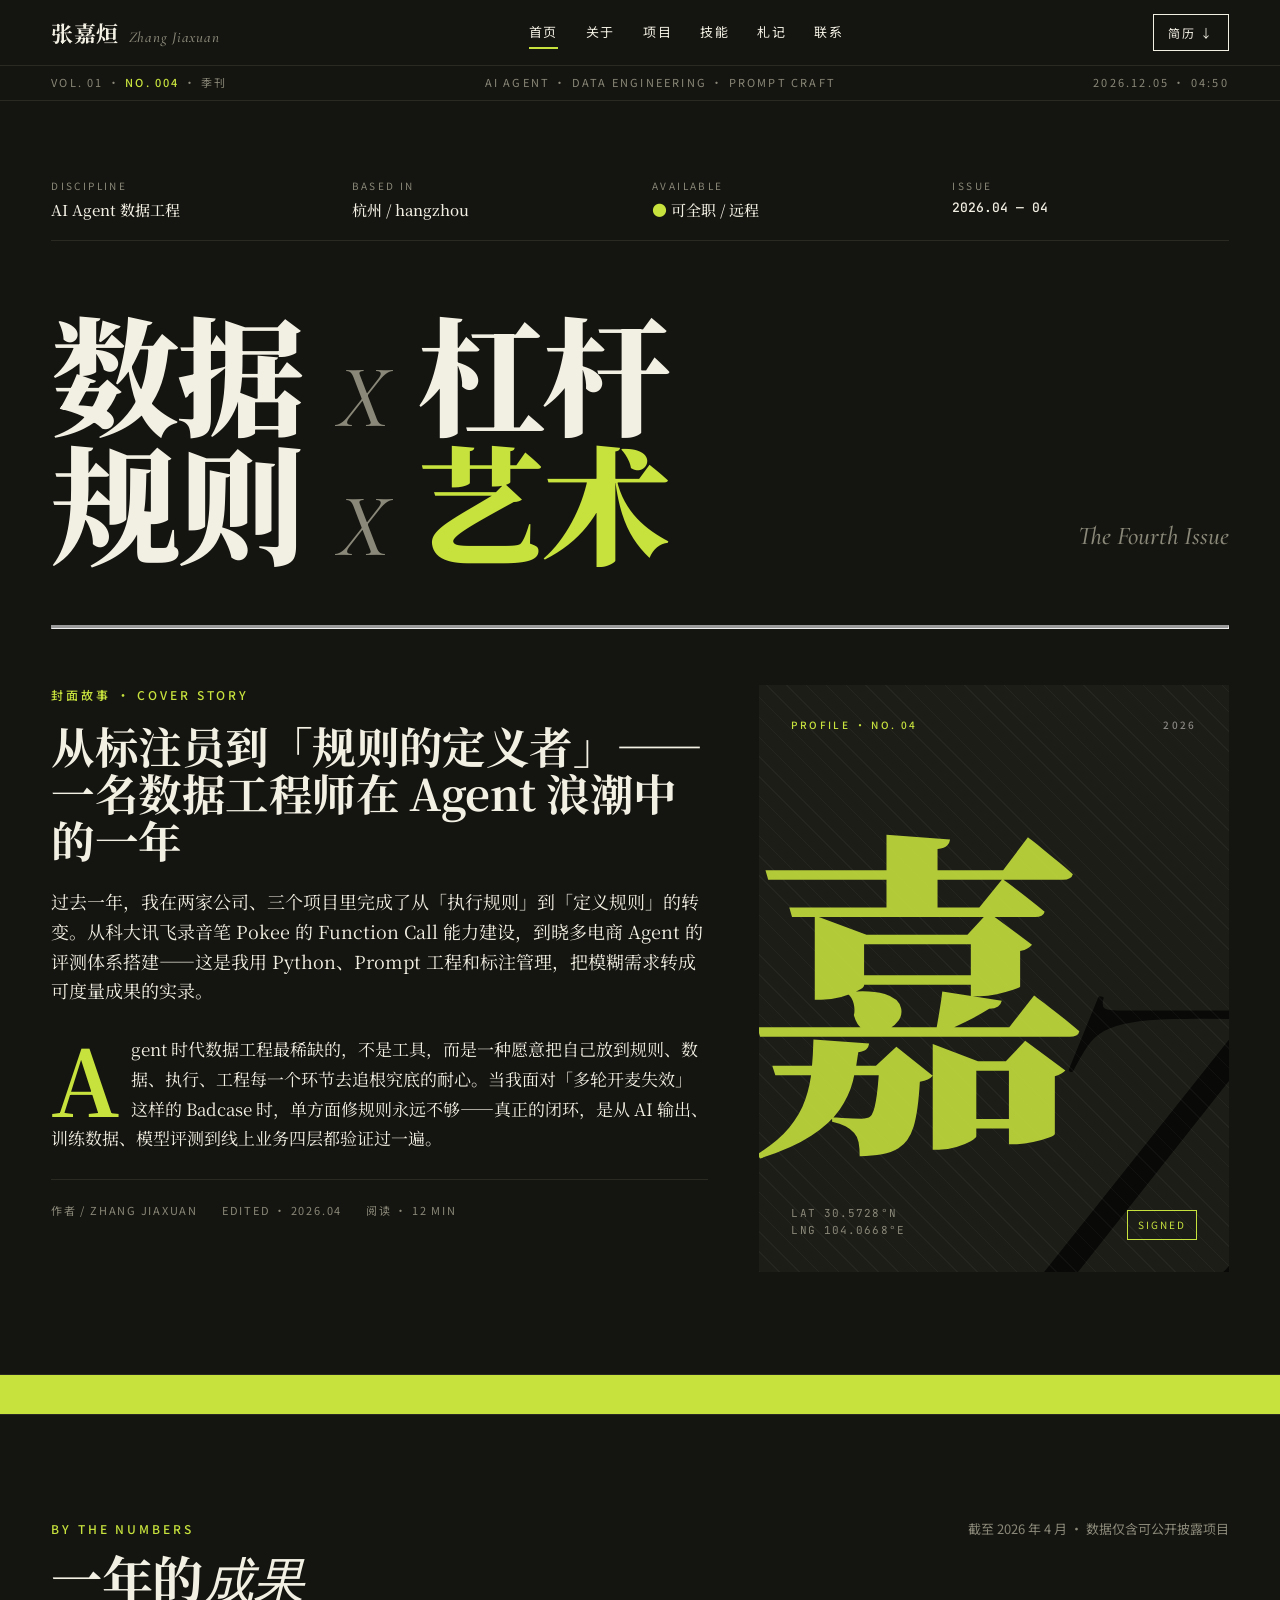
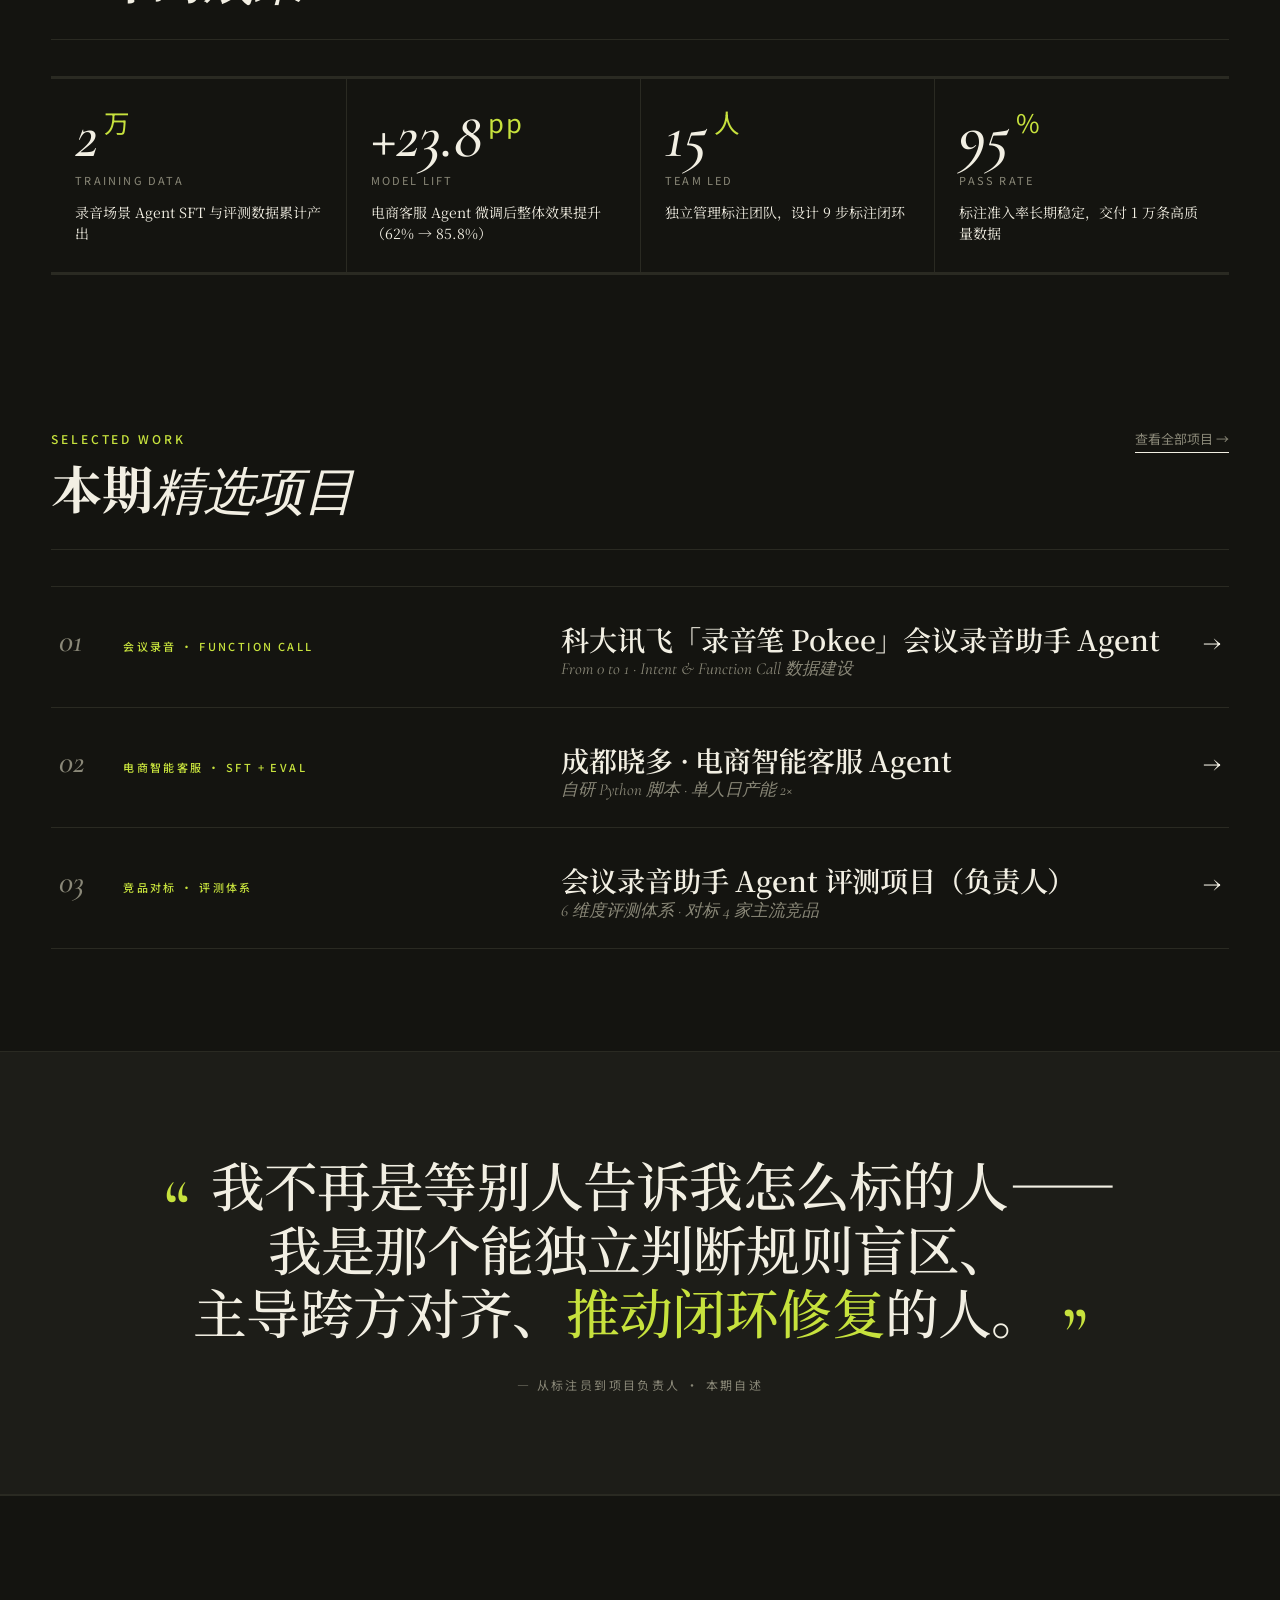
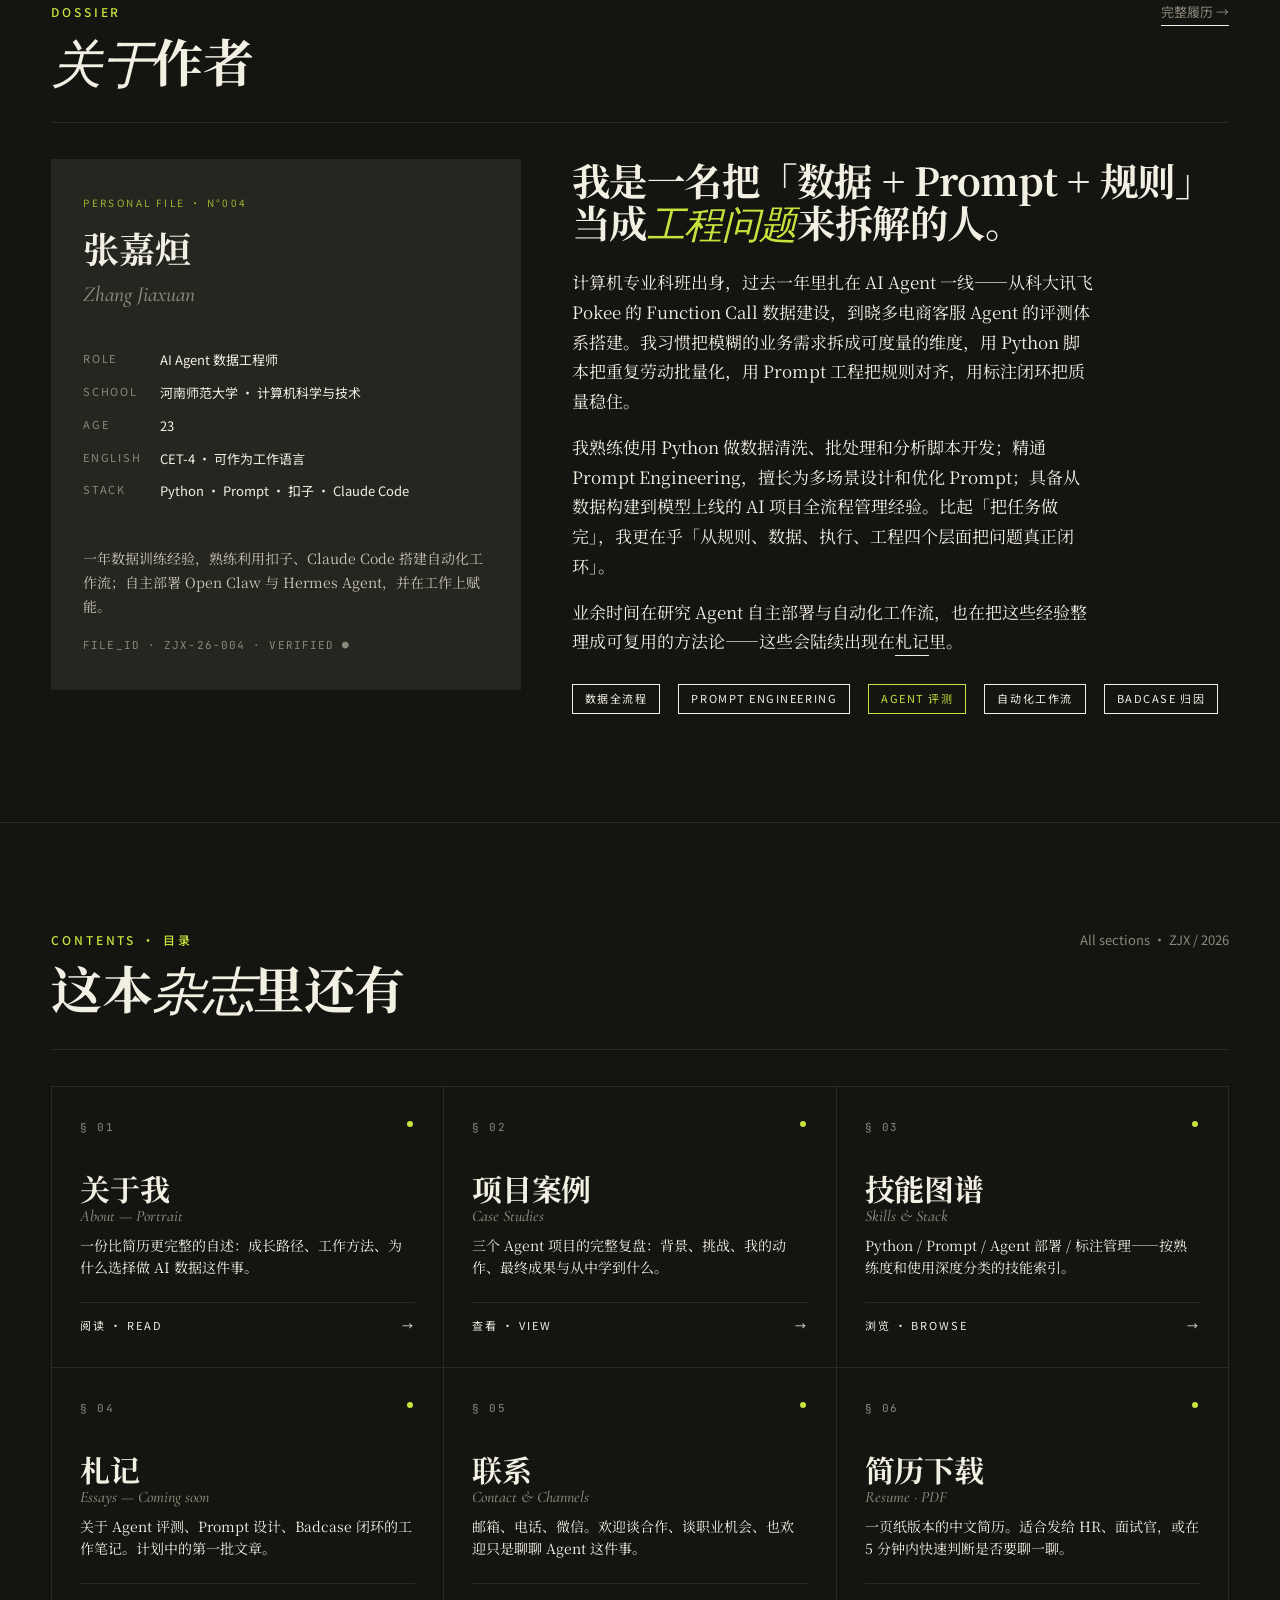
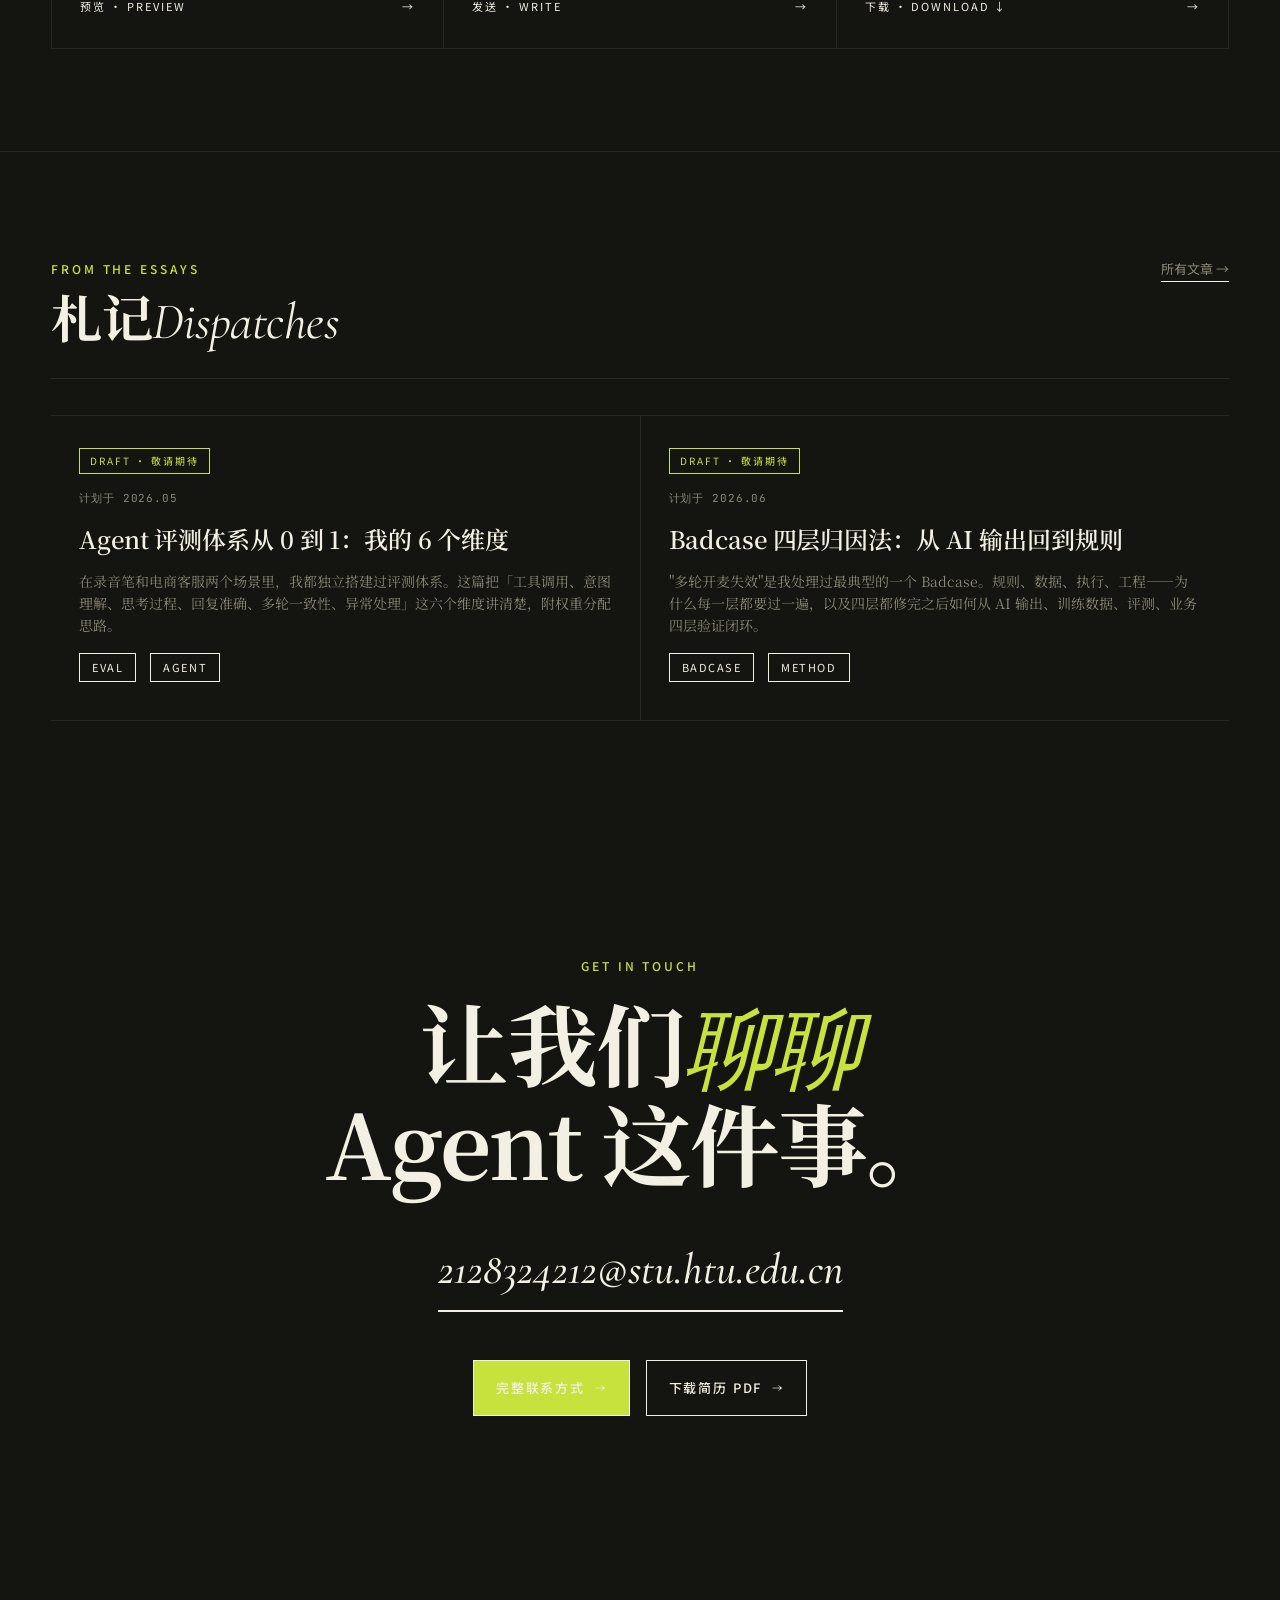
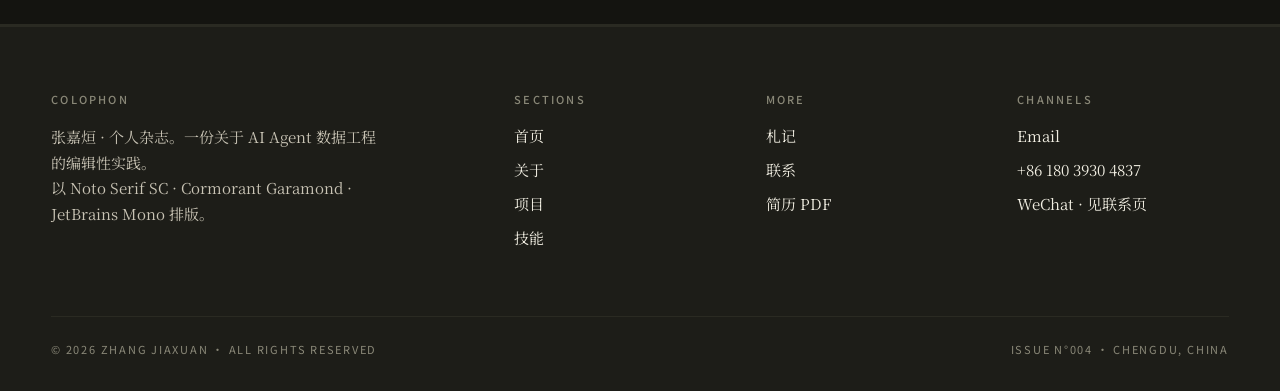
<file: index.html>
<!DOCTYPE html><html data-src-ver="daa9449d" lang="zh-CN"><head>


<meta charset="UTF-8">
<meta name="viewport" content="width=device-width, initial-scale=1.0">
<title>张嘉烜 · ZHANG JIAXUAN — AI Agent 数据工程师</title>
<link rel="stylesheet" href="shared/site.css">
<!-- Extra font weights & a press-style condensed for the "Press" typographic mood -->
<link rel="preconnect" href="https://fonts.font.im">
<link href="https://fonts.font.im/css2?family=Oswald:wght@400;500;600;700&amp;family=Playfair+Display:ital,wght@0,400;0,600;0,800;0,900;1,400;1,600&amp;display=swap" rel="stylesheet">
<style>
  /* ===== Tweakable theme modes ===== */

  /* Palettes — rebind --accent, --paper, --paper-2, --ink via body[data-palette] */
  body[data-palette="vermilion"] { --accent: #c8422a; --accent-ink:#8a2a17; --paper:#f4f0e8; --paper-2:#ebe5d7; --paper-3:#dfd7c4; --ink:#111110; --rule:#1a1a18; --muted:#6b6658; }
  body[data-palette="cobalt"]    { --accent: #1e45b8; --accent-ink:#122a7a; --paper:#f1efe9; --paper-2:#e5e3db; --paper-3:#d6d3c8; --ink:#0e1020; --rule:#1a1d30; --muted:#5f6170; }
  body[data-palette="chartreuse"]{ --accent: #c7e23d; --accent-ink:#9eb330; --paper:#141410; --paper-2:#1d1d18; --paper-3:#262620; --ink:#f2efe3; --rule:#2a2a22; --muted:#8a8878; }
  body[data-palette="sepia"]     { --accent: #a06a2c; --accent-ink:#6f471b; --paper:#efe7d6; --paper-2:#e3d9c2; --paper-3:#d6c9ac; --ink:#2a1f10; --rule:#3a2b18; --muted:#7a6a4a; }
  body[data-palette="chartreuse"] ::selection { background: var(--accent); color: var(--ink); }

  /* Chartreuse is a dark mode — flip body bg, footer, dossier-card etc */
  body[data-palette="chartreuse"] { background: var(--paper); color: var(--ink); }
  body[data-palette="chartreuse"] .masthead { background: var(--paper); border-bottom-color: var(--rule); }
  body[data-palette="chartreuse"] .issue-bar { background: var(--paper); border-bottom-color: var(--rule); }
  body[data-palette="chartreuse"] .pull-quote { background: var(--paper-2); }
  body[data-palette="chartreuse"] .ticker { background: var(--accent); color: var(--ink); }
  body[data-palette="chartreuse"] .ticker-track .dot { color: var(--ink); }
  body[data-palette="chartreuse"] .dossier-card { background: var(--paper-3); color: var(--ink); }
  body[data-palette="chartreuse"] .dossier-card .kicker { color: var(--accent-ink); }
  body[data-palette="chartreuse"] .dossier-card .meta-row { border-color: var(--rule); color: var(--ink); }
  body[data-palette="chartreuse"] .dossier-card .meta-row .k { color: var(--muted); }
  body[data-palette="chartreuse"] .dossier-card .mono-small { color: var(--muted); }
  body[data-palette="chartreuse"] .site-footer { background: var(--paper-2); color: var(--ink); border-top-color: var(--rule); }
  body[data-palette="chartreuse"] .site-footer .footer-grid h4 { color: var(--muted); }
  body[data-palette="chartreuse"] .site-footer .footer-bottom { color: var(--muted); border-top-color: var(--rule); }
  body[data-palette="chartreuse"] .feature-visual { background: var(--paper-2); color: var(--ink); }
  body[data-palette="chartreuse"] .feature-visual .bottom-meta { color: var(--muted); }
  body[data-palette="chartreuse"] .btn { border-color: var(--ink); color: var(--ink); }
  body[data-palette="chartreuse"] .btn:hover { background: var(--ink); color: var(--paper); }
  body[data-palette="chartreuse"] .tag.solid { background: var(--ink); color: var(--paper); }

  /* ===== Typographic moods ===== */
  /* editorial — default (set above), do nothing */
  body[data-type-mood="press"] {
    --serif-sc: 'Noto Serif SC','Songti SC',serif;
    --serif-en: 'Playfair Display','Times New Roman',serif;
  }
  body[data-type-mood="press"] .display,
  body[data-type-mood="press"] .headline,
  body[data-type-mood="press"] .section-title,
  body[data-type-mood="press"] .cover-title h1,
  body[data-type-mood="press"] .page-hero h1,
  body[data-type-mood="press"] .contact-cta h2 {
    font-weight: 900;
    letter-spacing: -0.04em;
    font-stretch: condensed;
  }
  body[data-type-mood="press"] .eyebrow,
  body[data-type-mood="press"] .nav,
  body[data-type-mood="press"] .issue-bar,
  body[data-type-mood="press"] .nav-cta,
  body[data-type-mood="press"] .btn,
  body[data-type-mood="press"] .tag,
  body[data-type-mood="press"] .mono-label,
  body[data-type-mood="press"] .ticker {
    font-family: 'Oswald', var(--sans) !important;
    font-weight: 600;
    letter-spacing: 0.16em;
  }

  body[data-type-mood="minimal"] .display,
  body[data-type-mood="minimal"] .headline,
  body[data-type-mood="minimal"] .section-title,
  body[data-type-mood="minimal"] .cover-title h1,
  body[data-type-mood="minimal"] .page-hero h1,
  body[data-type-mood="minimal"] .contact-cta h2 {
    font-weight: 300 !important;
    letter-spacing: -0.01em;
  }
  body[data-type-mood="minimal"] .sub-headline,
  body[data-type-mood="minimal"] .feature-copy h2,
  body[data-type-mood="minimal"] .dossier-copy h3,
  body[data-type-mood="minimal"] .index-card h3,
  body[data-type-mood="minimal"] .story .story-title {
    font-weight: 400 !important;
  }
  body[data-type-mood="minimal"] .body-text,
  body[data-type-mood="minimal"] .lede {
    font-weight: 300 !important;
  }
  body[data-type-mood="minimal"] .section { padding: clamp(72px,12vw,180px) 0; }
  body[data-type-mood="minimal"] .cover { padding: clamp(60px,9vw,120px) 0 clamp(72px,10vw,160px); }

  /* ===== Cover drama levels ===== */
  /* 'loud' = defaults. 'hushed' mutes the giant 嘉, simpler cover visual. */
  body[data-drama="hushed"] .feature-visual .cn-char { opacity: 0.18; font-size: clamp(100px, 18vw, 240px); }
  body[data-drama="hushed"] .feature-visual .giant-initial { display: none; }
  body[data-drama="hushed"] .ticker-track { animation-duration: 90s; }
  body[data-drama="hushed"] .drop-cap::first-letter { font-size: 3.4em; color: var(--ink); padding: 8px 10px 0 0; }
  body[data-drama="hushed"] .pull-quote blockquote { font-weight: 400; font-size: clamp(26px,3.2vw,48px); }
  body[data-drama="hushed"] .cover-title h1 { font-size: clamp(44px, 8vw, 130px); font-weight: 700; }

  /* 'operatic' = crank the visual volume */
  body[data-drama="operatic"] .feature-visual .cn-char { font-size: clamp(180px, 34vw, 420px); opacity: 1; color: var(--accent); }
  body[data-drama="operatic"] .feature-visual .giant-initial { font-size: clamp(260px, 50vw, 560px); color: var(--accent); mix-blend-mode: screen; }
  body[data-drama="operatic"] .cover-title h1 { font-size: clamp(64px, 12vw, 220px); letter-spacing: -0.03em; font-weight: 900; }
  body[data-drama="operatic"] .display, body[data-drama="operatic"] .headline {  letter-spacing: -0.03em; }
  body[data-drama="operatic"] .ticker { background: var(--accent); color: var(--ink); }
  body[data-drama="operatic"] .ticker-track { animation-duration: 22s; }
  body[data-drama="operatic"] .ticker-track .dot { color: var(--ink); }
  body[data-drama="operatic"] .pull-quote blockquote { font-size: clamp(40px,5.4vw,88px); font-weight: 600; }
  body[data-drama="operatic"] .cover-title h1::before {
    content: '';
    display: block;
    width: 120px; height: 10px; background: var(--accent);
    margin-bottom: 24px;
  }
  body[data-drama="operatic"] .section-header .section-title::after {
    content: ' ●';
    color: var(--accent);
  }

  /* ----- Home-specific ----- */
  .cover {
    padding: clamp(32px, 6vw, 80px) 0 clamp(48px, 8vw, 120px);
    position: relative;
  }
  .cover-meta {
    display: grid;
    grid-template-columns: repeat(4, 1fr);
    gap: 24px;
    padding-bottom: 18px;
    margin-bottom: 32px;
    border-bottom: 1px solid var(--rule);
  }
  .cover-meta .cell {
    display: flex;
    flex-direction: column;
    gap: 4px;
  }
  .cover-meta .label {
    font-family: var(--sans);
    font-size: 10px;
    letter-spacing: 0.24em;
    text-transform: uppercase;
    color: var(--muted);
  }
  .cover-meta .val {
    font-family: var(--serif-sc);
    font-size: 15px;
    font-weight: 500;
  }
  .cover-meta .val.mono { font-family: var(--mono); font-size: 13px; }
  @media (max-width: 780px) {
    .cover-meta { grid-template-columns: repeat(2, 1fr); gap: 14px; }
  }

  .cover-title {
    display: grid;
    grid-template-columns: 1fr auto;
    align-items: end;
    gap: 32px;
    padding: clamp(20px, 3vw, 40px) 0 clamp(24px, 4vw, 48px);
  }
  .cover-title h1 {
    font-family: var(--serif-sc);
    font-weight: 900;
    font-size: clamp(56px, 10vw, 180px);
    line-height: 0.95;
    letter-spacing: -0.02em;
    margin: 0;
    white-space: nowrap;
  }
  .cover-title h1 .line {
    display: block;
    white-space: nowrap;
  }
  .cover-title h1 .accent-text { color: var(--accent); }
  .cover-title h1 em {
    font-family: var(--serif-en);
    font-style: italic;
    font-weight: 500;
    letter-spacing: -0.02em;
    font-size: 0.7em;
    color: var(--muted);
    padding-left: 0.06em;
  }
  .cover-title .side {
    display: flex;
    flex-direction: column;
    align-items: flex-end;
    gap: 14px;
    padding-bottom: 12px;
  }
  .cover-title .edition {
    font-family: var(--serif-en);
    font-weight: 500;
    font-style: italic;
    font-size: clamp(22px, 2vw, 36px);
    color: var(--muted);
  }
  @media (max-width: 780px) {
    .cover-title { grid-template-columns: 1fr; gap: 16px; }
    .cover-title .side { align-items: flex-start; }
  }

  .feature {
    display: grid;
    grid-template-columns: 7fr 5fr;
    gap: clamp(28px, 4vw, 64px);
    padding-top: clamp(24px, 4vw, 48px);
  }
  @media (max-width: 900px) {
    .feature { grid-template-columns: 1fr; }
  }
  .feature-visual {
    position: relative;
    aspect-ratio: 4 / 5;
    background: var(--ink);
    color: var(--paper);
    padding: 32px;
    overflow: hidden;
    display: flex;
    flex-direction: column;
    justify-content: space-between;
  }
  .feature-visual::before {
    content: '';
    position: absolute;
    inset: 0;
    background:
      repeating-linear-gradient(
        45deg,
        rgba(244, 240, 232, 0.04) 0 1px,
        transparent 1px 14px
      );
    pointer-events: none;
  }
  .feature-visual .badge {
    font-family: var(--sans);
    font-size: 10px;
    letter-spacing: 0.24em;
    text-transform: uppercase;
    color: var(--accent);
    font-weight: 500;
  }
  .feature-visual .giant-initial {
    font-family: var(--serif-en);
    font-weight: 400;
    font-style: italic;
    font-size: clamp(200px, 40vw, 460px);
    line-height: 0.78;
    letter-spacing: -0.05em;
    color: var(--paper);
    position: absolute;
    right: -20px;
    bottom: -60px;
    mix-blend-mode: difference;
    z-index: 1;
  }
  .feature-visual .cn-char {
    font-family: var(--serif-sc);
    font-weight: 900;
    font-size: clamp(140px, 28vw, 340px);
    line-height: 0.85;
    letter-spacing: -0.02em;
    color: var(--accent);
    position: absolute;
    left: -12px;
    top: 50%;
    transform: translateY(-50%);
    z-index: 0;
    opacity: 0.88;
  }
  .feature-visual .bottom-meta {
    position: relative;
    z-index: 2;
    display: flex;
    justify-content: space-between;
    align-items: flex-end;
    font-family: var(--mono);
    font-size: 11px;
    letter-spacing: 0.1em;
    color: rgba(244, 240, 232, 0.7);
  }
  .feature-visual .stamp {
    border: 1px solid var(--accent);
    color: var(--accent);
    padding: 6px 10px;
    font-family: var(--sans);
    font-size: 10px;
    letter-spacing: 0.2em;
    text-transform: uppercase;
  }

  .feature-copy .eyebrow { margin-bottom: 18px; display: block; }
  .feature-copy h2 {
    font-family: var(--serif-sc);
    font-weight: 700;
    font-size: clamp(32px, 3.4vw, 52px);
    line-height: 1.08;
    letter-spacing: -0.012em;
    margin: 0 0 24px;
  }
  .feature-copy .lede { margin-bottom: 28px; }
  .feature-copy .body-text { column-count: 1; }
  .feature-copy .byline {
    display: flex;
    gap: 24px;
    flex-wrap: wrap;
    padding-top: 22px;
    margin-top: 26px;
    border-top: 1px solid var(--rule);
    font-family: var(--sans);
    font-size: 11px;
    letter-spacing: 0.16em;
    text-transform: uppercase;
    color: var(--muted);
  }

  /* ----- Stats strip ----- */
  .stats {
    display: grid;
    grid-template-columns: repeat(4, 1fr);
    gap: 0;
    border-top: 3px solid var(--rule);
    border-bottom: 3px solid var(--rule);
  }
  .stat {
    padding: 28px 24px;
    border-left: 1px solid var(--rule);
    display: flex;
    flex-direction: column;
    gap: 8px;
  }
  .stat:first-child { border-left: 0; }
  .stat .num {
    font-family: var(--serif-en);
    font-weight: 500;
    font-style: italic;
    font-size: clamp(48px, 5vw, 84px);
    line-height: 0.9;
    color: var(--ink);
  }
  .stat .num sup {
    font-size: 0.4em;
    font-style: normal;
    font-family: var(--sans);
    font-weight: 400;
    letter-spacing: 0.1em;
    color: var(--accent);
    vertical-align: super;
    margin-left: 6px;
  }
  .stat .label {
    font-family: var(--sans);
    font-size: 11px;
    letter-spacing: 0.2em;
    text-transform: uppercase;
    color: var(--muted);
  }
  .stat .desc {
    font-family: var(--serif-sc);
    font-size: 14px;
    color: var(--ink);
    margin-top: 4px;
    line-height: 1.5;
  }
  @media (max-width: 780px) {
    .stats { grid-template-columns: repeat(2, 1fr); }
    .stat { border-left: 1px solid var(--rule); }
    .stat:nth-child(2n+1) { border-left: 0; }
    .stat:nth-child(3), .stat:nth-child(4) { border-top: 1px solid var(--rule); }
  }

  /* ----- Features list (projects preview) ----- */
  .stories .story {
    display: grid;
    grid-template-columns: auto 2fr 3fr auto;
    align-items: baseline;
    gap: 32px;
    padding: 28px 0;
    border-top: 1px solid var(--rule);
    transition: background 0.2s;
    position: relative;
  }
  .stories .story:hover { background: var(--paper-2); }
  .stories .story:hover .story-title { color: var(--accent); }
  .stories .story:last-child { border-bottom: 1px solid var(--rule); }
  .story .idx {
    font-family: var(--serif-en);
    font-style: italic;
    font-weight: 500;
    font-size: 32px;
    color: var(--muted);
    min-width: 40px;
    padding-left: 8px;
  }
  .story .cat {
    font-family: var(--sans);
    font-size: 11px;
    letter-spacing: 0.22em;
    text-transform: uppercase;
    color: var(--accent);
    font-weight: 500;
  }
  .story .story-title {
    font-family: var(--serif-sc);
    font-weight: 600;
    font-size: clamp(22px, 2.2vw, 32px);
    line-height: 1.15;
    letter-spacing: -0.005em;
    transition: color 0.2s;
  }
  .story .story-title .sub {
    display: block;
    font-family: var(--serif-en);
    font-style: italic;
    font-weight: 400;
    font-size: 0.6em;
    color: var(--muted);
    margin-top: 4px;
    letter-spacing: 0;
  }
  .story .chev {
    font-family: var(--serif-en);
    font-size: 28px;
    padding-right: 8px;
    color: var(--ink);
    transition: transform 0.3s;
  }
  .stories .story:hover .chev { transform: translateX(6px); color: var(--accent); }
  @media (max-width: 900px) {
    .stories .story { grid-template-columns: auto 1fr auto; gap: 18px; }
    .stories .story .cat { grid-column: 2; }
  }

  /* ----- Pull quote ----- */
  .pull-quote {
    padding: clamp(48px, 8vw, 100px) 0;
    border-top: 1px solid var(--rule);
    border-bottom: 1px solid var(--rule);
    background: var(--paper-2);
  }
  .pull-quote blockquote {
    max-width: 1100px;
    margin: 0 auto;
    padding: 0 var(--gutter);
    font-family: var(--serif-sc);
    font-weight: 500;
    font-size: clamp(32px, 4.2vw, 68px);
    line-height: 1.18;
    letter-spacing: -0.015em;
    text-align: center;
    text-wrap: balance;
  }
  .pull-quote blockquote::before {
    content: '“';
    font-family: var(--serif-en);
    color: var(--accent);
    font-size: 1.4em;
    line-height: 0;
    vertical-align: -0.3em;
    margin-right: 8px;
  }
  .pull-quote blockquote::after {
    content: '”';
    font-family: var(--serif-en);
    color: var(--accent);
    font-size: 1.4em;
    line-height: 0;
    vertical-align: -0.3em;
    margin-left: 4px;
  }
  .pull-quote cite {
    display: block;
    margin-top: 32px;
    text-align: center;
    font-family: var(--sans);
    font-size: 12px;
    letter-spacing: 0.2em;
    text-transform: uppercase;
    color: var(--muted);
    font-style: normal;
  }
  .pull-quote cite::before { content: '— '; }

  /* ----- Dossier / About Card ----- */
  .dossier {
    display: grid;
    grid-template-columns: 5fr 7fr;
    gap: clamp(28px, 4vw, 64px);
    align-items: start;
  }
  @media (max-width: 900px) { .dossier { grid-template-columns: 1fr; } }
  .dossier-card {
    background: var(--ink);
    color: var(--paper);
    padding: 36px 32px;
    position: relative;
  }
  .dossier-card .kicker {
    font-family: var(--sans);
    font-size: 10px;
    letter-spacing: 0.24em;
    text-transform: uppercase;
    color: var(--accent);
    margin-bottom: 18px;
  }
  .dossier-card h3 {
    font-family: var(--serif-sc);
    font-weight: 700;
    font-size: 36px;
    line-height: 1.05;
    margin: 0 0 16px;
  }
  .dossier-card .meta-row {
    display: grid;
    grid-template-columns: auto 1fr;
    gap: 12px 18px;
    padding: 20px 0;
    border-top: 1px solid #2a2a28;
    border-bottom: 1px solid #2a2a28;
    font-family: var(--sans);
    font-size: 13px;
    color: var(--paper);
    margin: 24px 0;
  }
  .dossier-card .meta-row .k {
    font-size: 11px;
    letter-spacing: 0.16em;
    text-transform: uppercase;
    color: #8a8678;
  }
  .dossier-card .mono-small {
    font-family: var(--mono);
    font-size: 11px;
    color: #8a8678;
    letter-spacing: 0.1em;
    margin-top: 18px;
  }

  .dossier-copy h3 {
    font-family: var(--serif-sc);
    font-weight: 700;
    font-size: clamp(30px, 3vw, 44px);
    line-height: 1.1;
    letter-spacing: -0.012em;
    margin: 0 0 20px;
  }
  .dossier-copy h3 em {
    font-family: var(--serif-en);
    font-style: italic;
    font-weight: 500;
    color: var(--accent);
  }
  .dossier-copy .body-text { max-width: 58ch; }
  .dossier-copy .body-text p { margin: 0 0 16px; }

  /* ----- Index grid (sections preview) ----- */
  .index-grid {
    display: grid;
    grid-template-columns: repeat(3, 1fr);
    gap: 1px;
    background: var(--rule);
    border: 1px solid var(--rule);
  }
  @media (max-width: 900px) { .index-grid { grid-template-columns: 1fr; } }
  .index-card {
    background: var(--paper);
    padding: 32px 28px;
    min-height: 280px;
    display: flex;
    flex-direction: column;
    justify-content: space-between;
    position: relative;
    transition: background 0.2s, transform 0.3s;
  }
  .index-card:hover { background: var(--paper-2); }
  .index-card .top {
    display: flex;
    justify-content: space-between;
    align-items: flex-start;
    margin-bottom: 32px;
  }
  .index-card .num-mono {
    font-family: var(--mono);
    font-size: 11px;
    letter-spacing: 0.14em;
    color: var(--muted);
  }
  .index-card .dot {
    width: 10px;
    height: 10px;
    border-radius: 50%;
    background: var(--accent);
    transform: scale(0.6);
    transition: transform 0.25s;
  }
  .index-card:hover .dot { transform: scale(1); }
  .index-card h3 {
    font-family: var(--serif-sc);
    font-weight: 700;
    font-size: 30px;
    line-height: 1.05;
    letter-spacing: -0.01em;
    margin: 0 0 10px;
  }
  .index-card h3 em {
    display: block;
    font-family: var(--serif-en);
    font-weight: 500;
    font-style: italic;
    font-size: 16px;
    color: var(--muted);
    letter-spacing: 0;
    margin-top: 4px;
  }
  .index-card p {
    font-family: var(--serif-sc);
    font-size: 14px;
    color: var(--ink);
    line-height: 1.55;
    margin: 0 0 20px;
  }
  .index-card .go {
    font-family: var(--sans);
    font-size: 11px;
    letter-spacing: 0.18em;
    text-transform: uppercase;
    color: var(--ink);
    border-top: 1px solid var(--rule);
    padding-top: 14px;
    display: flex;
    justify-content: space-between;
  }
  .index-card:hover .go { color: var(--accent); }

  /* ----- Essays/Blog teaser ----- */
  .essays {
    display: grid;
    grid-template-columns: repeat(2, 1fr);
    gap: 1px;
    background: var(--rule);
    border-top: 1px solid var(--rule);
    border-bottom: 1px solid var(--rule);
  }
  @media (max-width: 780px) { .essays { grid-template-columns: 1fr; } }
  .essay-item {
    background: var(--paper);
    padding: 32px 28px;
    display: flex;
    flex-direction: column;
    gap: 16px;
    min-height: 240px;
  }
  .essay-item .date {
    font-family: var(--mono);
    font-size: 11px;
    color: var(--muted);
    letter-spacing: 0.08em;
  }
  .essay-item h4 {
    font-family: var(--serif-sc);
    font-weight: 600;
    font-size: 24px;
    line-height: 1.25;
    margin: 0;
    letter-spacing: -0.005em;
  }
  .essay-item p {
    font-family: var(--serif-sc);
    font-size: 14px;
    color: var(--muted);
    line-height: 1.6;
    margin: 0;
    flex: 1;
  }
  .essay-item .tag-row { display: flex; gap: 8px; flex-wrap: wrap; }
  .essay-item .coming-soon {
    font-family: var(--sans);
    font-size: 10px;
    letter-spacing: 0.2em;
    text-transform: uppercase;
    color: var(--accent);
    border: 1px solid var(--accent);
    padding: 4px 10px;
    width: max-content;
  }

  /* ----- Contact CTA ----- */
  .contact-cta {
    padding: clamp(60px, 10vw, 140px) 0;
    text-align: center;
  }
  .contact-cta h2 {
    font-family: var(--serif-sc);
    font-weight: 700;
    font-size: clamp(48px, 7vw, 120px);
    line-height: 1;
    letter-spacing: -0.02em;
    margin: 0 0 16px;
    text-wrap: balance;
  }
  .contact-cta h2 em {
    font-family: var(--serif-en);
    font-style: italic;
    font-weight: 500;
    color: var(--accent);
  }
  .contact-cta .big-email {
    display: inline-block;
    font-family: var(--serif-en);
    font-style: italic;
    font-weight: 500;
    font-size: clamp(28px, 3.4vw, 48px);
    border-bottom: 2px solid var(--ink);
    padding-bottom: 6px;
    margin: 32px 0 48px;
    transition: color 0.2s, border-color 0.2s;
  }
  .contact-cta .big-email:hover { color: var(--accent); border-color: var(--accent); }
  .contact-cta .btn-row {
    display: flex;
    gap: 16px;
    justify-content: center;
    flex-wrap: wrap;
  }
</style>
</head>
<body data-palette="chartreuse" data-type-mood="editorial" data-drama="loud">

<!-- MASTHEAD -->
<header class="masthead">
  <div class="masthead-inner">
    <a href="index.html" class="brand">
      张嘉烜<span class="brand-en">Zhang Jiaxuan</span>
    </a>
    <nav class="nav hidden-mobile">
      <a href="index.html" class="active">首页</a>
      <a href="about.html">关于</a>
      <a href="projects.html">项目</a>
      <a href="skills.html">技能</a>
      <a href="blog.html">札记</a>
      <a href="contact.html">联系</a>
    </nav>
    <a class="nav-cta" href="public/resume.pdf" download="">简历 ↓</a>
  </div>
</header>

<!-- ISSUE BAR -->
<div class="issue-bar">
  <div class="issue-bar-inner">
    <span>VOL. 01 · <span class="accent">NO. 004</span> · 季刊</span>
    <span class="hidden-mobile">AI AGENT · DATA ENGINEERING · PROMPT CRAFT</span>
    <span data-clock="">2026.04.25 · 01:49</span>
  </div>
</div>

<!-- COVER -->
<section class="cover">
  <div class="wrap">

    <div class="cover-meta reveal in" data-reveal-bound="1">
      <div class="cell">
        <span class="label">Discipline</span>
        <span class="val">AI Agent 数据工程</span>
      </div>
      <div class="cell">
        <span class="label">Based in</span>
        <span class="val">杭州 / hangzhou</span>
      </div>
      <div class="cell">
        <span class="label">Available</span>
        <span class="val"><span class="accent-text">●</span> 可全职 / 远程</span>
      </div>
      <div class="cell">
        <span class="label">Issue</span>
        <span class="val mono">2026.04 — 04</span>
      </div>
    </div>

    <div class="cover-title reveal in" data-reveal-bound="1">
      <h1>
        <span class="line">数据 <em>X</em> 杠杆</span>
        <span class="line">规则 <em>X</em> <span class="accent-text">艺术</span></span>
      </h1>
      <div class="side">
        <span class="edition">The Fourth Issue</span>
      </div>
    </div>

    <hr class="rule-thick">

    <!-- FEATURE ARTICLE -->
    <div class="feature reveal in" data-reveal-bound="1">
      <div class="feature-copy">
        <span class="eyebrow">封面故事 · Cover Story</span>
        <h2>从标注员到「规则的定义者」——一名数据工程师在 Agent 浪潮中的一年</h2>
        <p class="lede">
          过去一年，我在两家公司、三个项目里完成了从「执行规则」到「定义规则」的转变。从科大讯飞录音笔 Pokee 的 Function Call 能力建设，到晓多电商 Agent 的评测体系搭建——这是我用 Python、Prompt 工程和标注管理，把模糊需求转成可度量成果的实录。
        </p>
        <p class="body-text drop-cap">
          Agent 时代数据工程最稀缺的，不是工具，而是一种愿意把自己放到规则、数据、执行、工程每一个环节去追根究底的耐心。当我面对「多轮开麦失效」这样的 Badcase 时，单方面修规则永远不够——真正的闭环，是从 AI 输出、训练数据、模型评测到线上业务四层都验证过一遍。
        </p>
        <div class="byline">
          <span>作者 / Zhang Jiaxuan</span>
          <span>Edited · 2026.04</span>
          <span>阅读 · 12 min</span>
        </div>
      </div>

      <div class="feature-visual">
        <div style="position:relative;z-index:2;display:flex;justify-content:space-between;">
          <span class="badge">Profile · No. 04</span>
          <span class="badge" style="color: rgba(244,240,232,0.5)">2026</span>
        </div>
        <span class="cn-char">嘉</span>
        <span class="giant-initial">Z</span>
        <div class="bottom-meta">
          <span>LAT 30.5728°N<br>LNG 104.0668°E</span>
          <span class="stamp">Signed</span>
        </div>
      </div>
    </div>

  </div>
</section>

<!-- TICKER -->
<div class="ticker reveal in" data-reveal-bound="1">
  <div class="ticker-track">
    <span>PYTHON</span><span class="dot">●</span>
    <span>PROMPT ENGINEERING</span><span class="dot">●</span>
    <span>FUNCTION CALL</span><span class="dot">●</span>
    <span>AGENT EVALUATION</span><span class="dot">●</span>
    <span>BADCASE ROOT-CAUSE</span><span class="dot">●</span>
    <span>AUTOMATION WORKFLOW</span><span class="dot">●</span>
    <span>QWEN API</span><span class="dot">●</span>
    <span>CLAUDE CODE</span><span class="dot">●</span>
    <span>OPEN CLAW · HERMES AGENT</span><span class="dot">●</span>
    <span>SFT DATA · EVAL SET</span><span class="dot">●</span>
    <span>科大讯飞 POKEE</span><span class="dot">●</span>
    <span>成都晓多 AGENT</span><span class="dot">●</span>
  </div>
</div>

<!-- STATS -->
<section class="wrap" style="padding-top: clamp(48px,8vw,100px); padding-bottom: clamp(24px, 4vw, 48px);">
  <div class="section-header reveal in" data-reveal-bound="1">
    <div>
      <span class="eyebrow">By the Numbers</span>
      <h2 class="section-title" style="margin-top:10px">一年的<em class="italic-serif">成果</em></h2>
    </div>
    <div class="small">截至 2026 年 4 月 · 数据仅含可公开披露项目</div>
  </div>

  <div class="stats reveal-stagger in" data-reveal-bound="1">
    <div class="stat">
      <span class="num">2<sup>万</sup></span>
      <span class="label">Training Data</span>
      <span class="desc">录音场景 Agent SFT 与评测数据累计产出</span>
    </div>
    <div class="stat">
      <span class="num">+23.8<sup>pp</sup></span>
      <span class="label">Model Lift</span>
      <span class="desc">电商客服 Agent 微调后整体效果提升（62% → 85.8%）</span>
    </div>
    <div class="stat">
      <span class="num">15<sup>人</sup></span>
      <span class="label">Team Led</span>
      <span class="desc">独立管理标注团队，设计 9 步标注闭环</span>
    </div>
    <div class="stat">
      <span class="num">95<sup>%</sup></span>
      <span class="label">Pass Rate</span>
      <span class="desc">标注准入率长期稳定，交付 1 万条高质量数据</span>
    </div>
  </div>
</section>

<!-- SELECTED WORK -->
<section class="section" style="border-top: 0;">
  <div class="wrap">
    <div class="section-header reveal in" data-reveal-bound="1">
      <div>
        <span class="eyebrow">Selected Work</span>
        <h2 class="section-title" style="margin-top:10px">本期<em class="italic-serif">精选项目</em></h2>
      </div>
      <a href="projects.html" class="link-u small">查看全部项目 →</a>
    </div>

    <div class="stories reveal-stagger in" data-reveal-bound="1">
      <a class="story" href="projects/pokee.html">
        <span class="idx">01</span>
        <span class="cat">会议录音 · Function Call</span>
        <div>
          <div class="story-title">
            科大讯飞「录音笔 Pokee」会议录音助手 Agent
            <span class="sub">From 0 to 1 · Intent &amp; Function Call 数据建设</span>
          </div>
        </div>
        <span class="chev">→</span>
      </a>
      <a class="story" href="projects/xiaoduo.html">
        <span class="idx">02</span>
        <span class="cat">电商智能客服 · SFT + Eval</span>
        <div>
          <div class="story-title">
            成都晓多 · 电商智能客服 Agent
            <span class="sub">自研 Python 脚本 · 单人日产能 2×</span>
          </div>
        </div>
        <span class="chev">→</span>
      </a>
      <a class="story" href="projects/evaluation.html">
        <span class="idx">03</span>
        <span class="cat">竞品对标 · 评测体系</span>
        <div>
          <div class="story-title">
            会议录音助手 Agent 评测项目（负责人）
            <span class="sub">6 维度评测体系 · 对标 4 家主流竞品</span>
          </div>
        </div>
        <span class="chev">→</span>
      </a>
    </div>
  </div>
</section>

<!-- PULL QUOTE -->
<section class="pull-quote reveal in" data-reveal-bound="1">
  <blockquote>
    我不再是等别人告诉我怎么标的人——<br>
    我是那个能独立判断规则盲区、<br>
    主导跨方对齐、<span class="accent-text">推动闭环修复</span>的人。
  </blockquote>
  <cite>从标注员到项目负责人 · 本期自述</cite>
</section>

<!-- DOSSIER -->
<section class="section">
  <div class="wrap">
    <div class="section-header reveal in" data-reveal-bound="1">
      <div>
        <span class="eyebrow">Dossier</span>
        <h2 class="section-title" style="margin-top:10px"><em class="italic-serif">关于</em>作者</h2>
      </div>
      <a href="about.html" class="link-u small">完整履历 →</a>
    </div>

    <div class="dossier reveal in" data-reveal-bound="1">
      <aside class="dossier-card">
        <div class="kicker">Personal File · N°004</div>
        <h3>张嘉烜<br><span style="font-family:var(--serif-en);font-style:italic;font-weight:500;font-size:0.6em;color:#8a8678;">Zhang Jiaxuan</span></h3>

        <div class="meta-row">
          <span class="k">Role</span><span>AI Agent 数据工程师</span>
          <span class="k">School</span><span>河南师范大学 · 计算机科学与技术</span>
          <span class="k">Age</span><span>23</span>
          <span class="k">English</span><span>CET-4 · 可作为工作语言</span>
          <span class="k">Stack</span><span>Python · Prompt · 扣子 · Claude Code</span>
        </div>

        <p style="font-family: var(--serif-sc); font-size: 14px; line-height: 1.7; color: #c9c4b5; margin: 0;">
          一年数据训练经验，熟练利用扣子、Claude Code 搭建自动化工作流；自主部署 Open Claw 与 Hermes Agent，并在工作上赋能。
        </p>

        <div class="mono-small">FILE_ID · ZJX-26-004 · VERIFIED ●</div>
      </aside>

      <div class="dossier-copy">
        <h3>我是一名把「数据 + Prompt + 规则」当成<em>工程问题</em>来拆解的人。</h3>
        <div class="body-text">
          <p>计算机专业科班出身，过去一年里扎在 AI Agent 一线——从科大讯飞 Pokee 的 Function Call 数据建设，到晓多电商客服 Agent 的评测体系搭建。我习惯把模糊的业务需求拆成可度量的维度，用 Python 脚本把重复劳动批量化，用 Prompt 工程把规则对齐，用标注闭环把质量稳住。</p>
          <p>我熟练使用 Python 做数据清洗、批处理和分析脚本开发；精通 Prompt Engineering，擅长为多场景设计和优化 Prompt；具备从数据构建到模型上线的 AI 项目全流程管理经验。比起「把任务做完」，我更在乎「从规则、数据、执行、工程四个层面把问题真正闭环」。</p>
          <p>业余时间在研究 Agent 自主部署与自动化工作流，也在把这些经验整理成可复用的方法论——这些会陆续出现在<a href="blog.html" class="link-u">札记</a>里。</p>
        </div>
        <div style="margin-top: 28px; display: flex; gap: 12px; flex-wrap: wrap;">
          <span class="tag">数据全流程</span>
          <span class="tag">Prompt Engineering</span>
          <span class="tag accent">Agent 评测</span>
          <span class="tag">自动化工作流</span>
          <span class="tag">Badcase 归因</span>
        </div>
      </div>
    </div>
  </div>
</section>

<!-- INDEX / NAV CARDS -->
<section class="section">
  <div class="wrap">
    <div class="section-header reveal in" data-reveal-bound="1">
      <div>
        <span class="eyebrow">Contents · 目录</span>
        <h2 class="section-title" style="margin-top:10px">这本<em class="italic-serif">杂志</em>里还有</h2>
      </div>
      <div class="small">All sections · ZJX / 2026</div>
    </div>

    <div class="index-grid reveal-stagger in" data-reveal-bound="1">
      <a class="index-card" href="about.html">
        <div class="top">
          <span class="num-mono">§ 01</span>
          <span class="dot"></span>
        </div>
        <div>
          <h3>关于我<em>About — Portrait</em></h3>
          <p>一份比简历更完整的自述：成长路径、工作方法、为什么选择做 AI 数据这件事。</p>
        </div>
        <span class="go"><span>阅读 · Read</span><span>→</span></span>
      </a>
      <a class="index-card" href="projects.html">
        <div class="top">
          <span class="num-mono">§ 02</span>
          <span class="dot"></span>
        </div>
        <div>
          <h3>项目案例<em>Case Studies</em></h3>
          <p>三个 Agent 项目的完整复盘：背景、挑战、我的动作、最终成果与从中学到什么。</p>
        </div>
        <span class="go"><span>查看 · View</span><span>→</span></span>
      </a>
      <a class="index-card" href="skills.html">
        <div class="top">
          <span class="num-mono">§ 03</span>
          <span class="dot"></span>
        </div>
        <div>
          <h3>技能图谱<em>Skills &amp; Stack</em></h3>
          <p>Python / Prompt / Agent 部署 / 标注管理——按熟练度和使用深度分类的技能索引。</p>
        </div>
        <span class="go"><span>浏览 · Browse</span><span>→</span></span>
      </a>
      <a class="index-card" href="blog.html">
        <div class="top">
          <span class="num-mono">§ 04</span>
          <span class="dot"></span>
        </div>
        <div>
          <h3>札记<em>Essays — Coming soon</em></h3>
          <p>关于 Agent 评测、Prompt 设计、Badcase 闭环的工作笔记。计划中的第一批文章。</p>
        </div>
        <span class="go"><span>预览 · Preview</span><span>→</span></span>
      </a>
      <a class="index-card" href="contact.html">
        <div class="top">
          <span class="num-mono">§ 05</span>
          <span class="dot"></span>
        </div>
        <div>
          <h3>联系<em>Contact &amp; Channels</em></h3>
          <p>邮箱、电话、微信。欢迎谈合作、谈职业机会、也欢迎只是聊聊 Agent 这件事。</p>
        </div>
        <span class="go"><span>发送 · Write</span><span>→</span></span>
      </a>
      <a class="index-card" href="public/resume.pdf" download="">
        <div class="top">
          <span class="num-mono">§ 06</span>
          <span class="dot"></span>
        </div>
        <div>
          <h3>简历下载<em>Resume · PDF</em></h3>
          <p>一页纸版本的中文简历。适合发给 HR、面试官，或在 5 分钟内快速判断是否要聊一聊。</p>
        </div>
        <span class="go"><span>下载 · Download ↓</span><span>→</span></span>
      </a>
    </div>
  </div>
</section>

<!-- ESSAYS -->
<section class="section">
  <div class="wrap">
    <div class="section-header reveal in" data-reveal-bound="1">
      <div>
        <span class="eyebrow">From the Essays</span>
        <h2 class="section-title" style="margin-top:10px">札记<em class="italic-serif">Dispatches</em></h2>
      </div>
      <a href="blog.html" class="link-u small">所有文章 →</a>
    </div>

    <div class="essays reveal-stagger in" data-reveal-bound="1">
      <article class="essay-item">
        <span class="coming-soon">Draft · 敬请期待</span>
        <span class="date">计划于 2026.05</span>
        <h4>Agent 评测体系从 0 到 1：我的 6 个维度</h4>
        <p>在录音笔和电商客服两个场景里，我都独立搭建过评测体系。这篇把「工具调用、意图理解、思考过程、回复准确、多轮一致性、异常处理」这六个维度讲清楚，附权重分配思路。</p>
        <div class="tag-row"><span class="tag">Eval</span><span class="tag">Agent</span></div>
      </article>
      <article class="essay-item">
        <span class="coming-soon">Draft · 敬请期待</span>
        <span class="date">计划于 2026.06</span>
        <h4>Badcase 四层归因法：从 AI 输出回到规则</h4>
        <p>"多轮开麦失效"是我处理过最典型的一个 Badcase。规则、数据、执行、工程——为什么每一层都要过一遍，以及四层都修完之后如何从 AI 输出、训练数据、评测、业务四层验证闭环。</p>
        <div class="tag-row"><span class="tag">Badcase</span><span class="tag">Method</span></div>
      </article>
    </div>
  </div>
</section>

<!-- CONTACT CTA -->
<section class="contact-cta">
  <div class="wrap reveal in" data-reveal-bound="1">
    <span class="eyebrow">Get in Touch</span>
    <h2 style="margin-top:20px;">让我们<em>聊聊</em><br>Agent 这件事。</h2>
    <a class="big-email" href="mailto:2128324212@stu.htu.edu.cn">2128324212@stu.htu.edu.cn</a>
    <div class="btn-row">
      <a class="btn accent btn-arrow" href="contact.html">完整联系方式</a>
      <a class="btn btn-arrow" href="public/resume.pdf" download="">下载简历 PDF</a>
    </div>
  </div>
</section>

<!-- FOOTER -->
<footer class="site-footer">
  <div class="wrap">
    <div class="footer-grid">
      <div>
        <h4>Colophon</h4>
        <p style="font-family: var(--serif-sc); font-size: 15px; line-height: 1.7; color: #c9c4b5; margin: 0; max-width: 42ch;">
          张嘉烜 · 个人杂志。一份关于 AI Agent 数据工程的编辑性实践。<br>
          以 Noto Serif SC · Cormorant Garamond · JetBrains Mono 排版。
        </p>
      </div>
      <div>
        <h4>Sections</h4>
        <ul>
          <li><a href="index.html">首页</a></li>
          <li><a href="about.html">关于</a></li>
          <li><a href="projects.html">项目</a></li>
          <li><a href="skills.html">技能</a></li>
        </ul>
      </div>
      <div>
        <h4>More</h4>
        <ul>
          <li><a href="blog.html">札记</a></li>
          <li><a href="contact.html">联系</a></li>
          <li><a href="public/resume.pdf" download="">简历 PDF</a></li>
        </ul>
      </div>
      <div>
        <h4>Channels</h4>
        <ul>
          <li><a href="mailto:2128324212@stu.htu.edu.cn">Email</a></li>
          <li><a href="tel:+8618039304837">+86 180 3930 4837</a></li>
          <li>WeChat · 见联系页</li>
        </ul>
      </div>
    </div>
    <div class="footer-bottom">
      <span>© 2026 Zhang Jiaxuan · All rights reserved</span>
      <span>Issue N°004 · Chengdu, China</span>
    </div>
  </div>
</footer>

<script src="shared/site.js"></script>



</body></html>
</file>
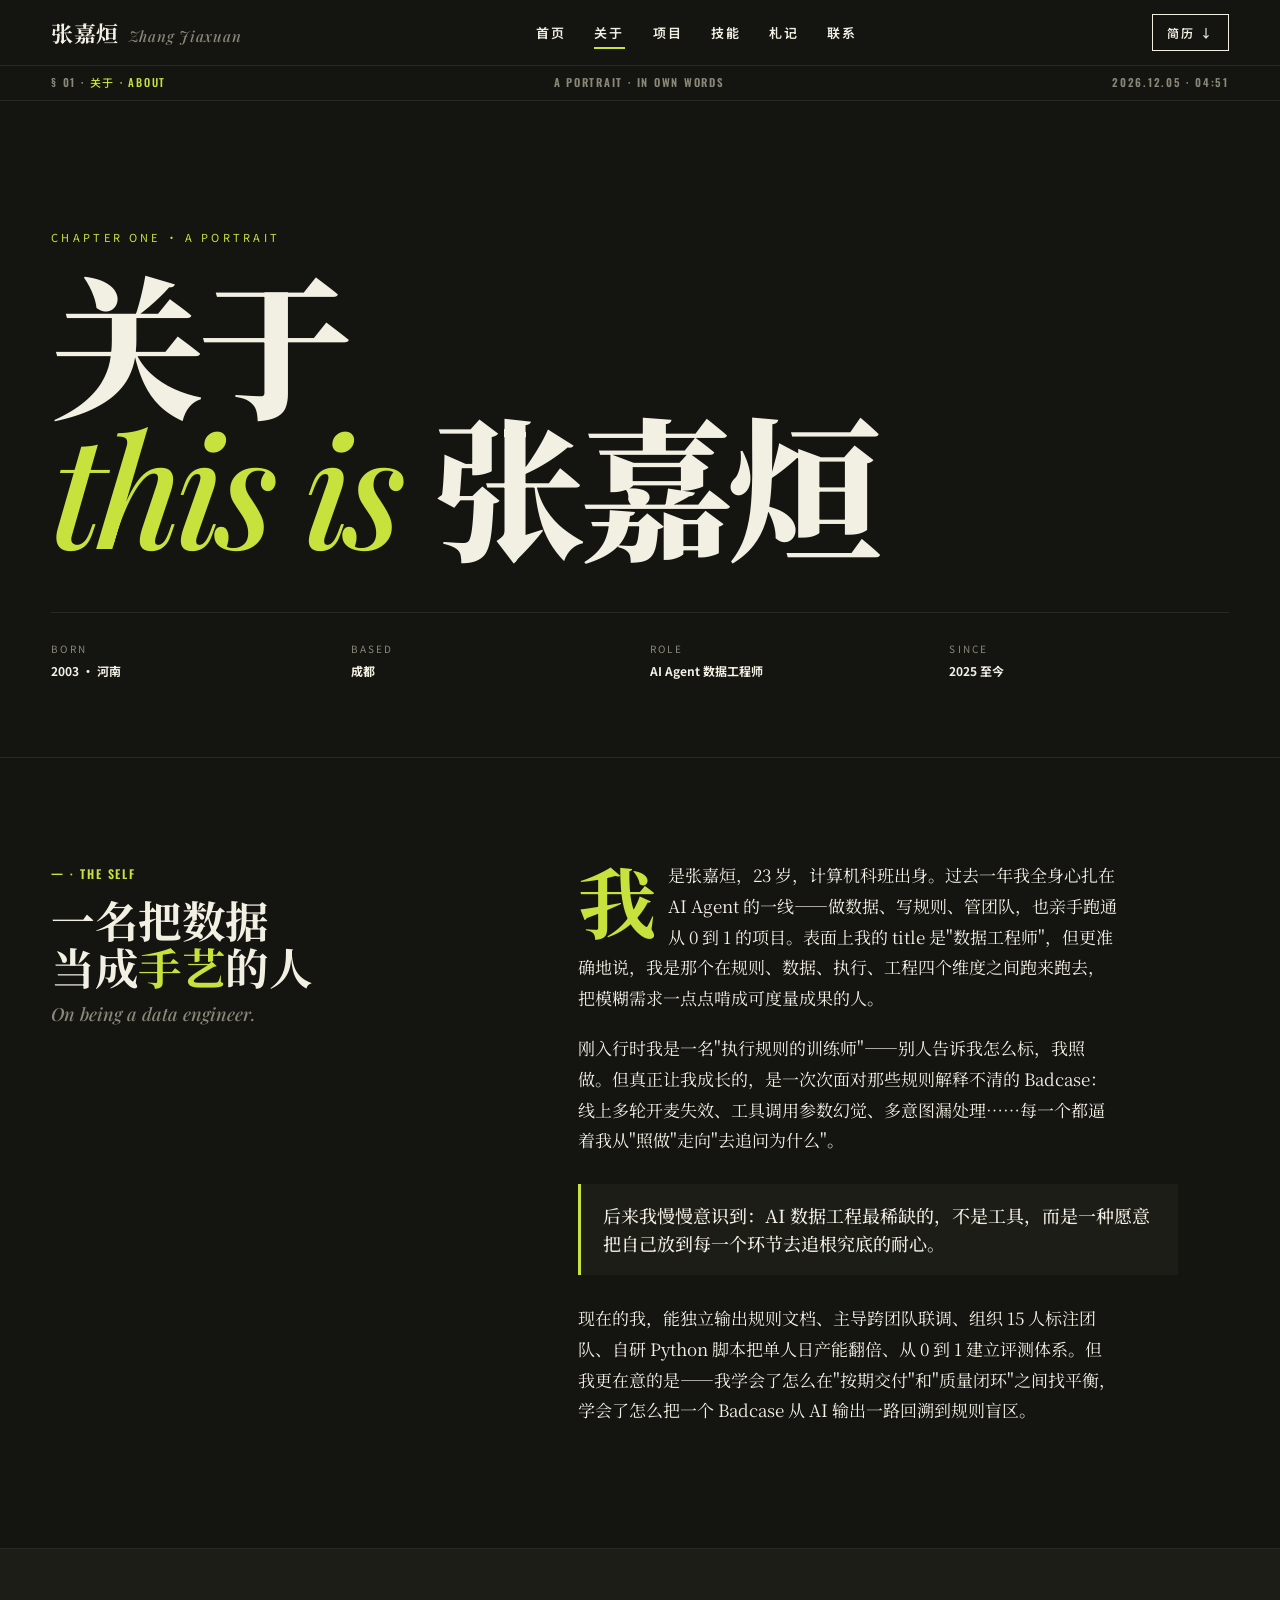
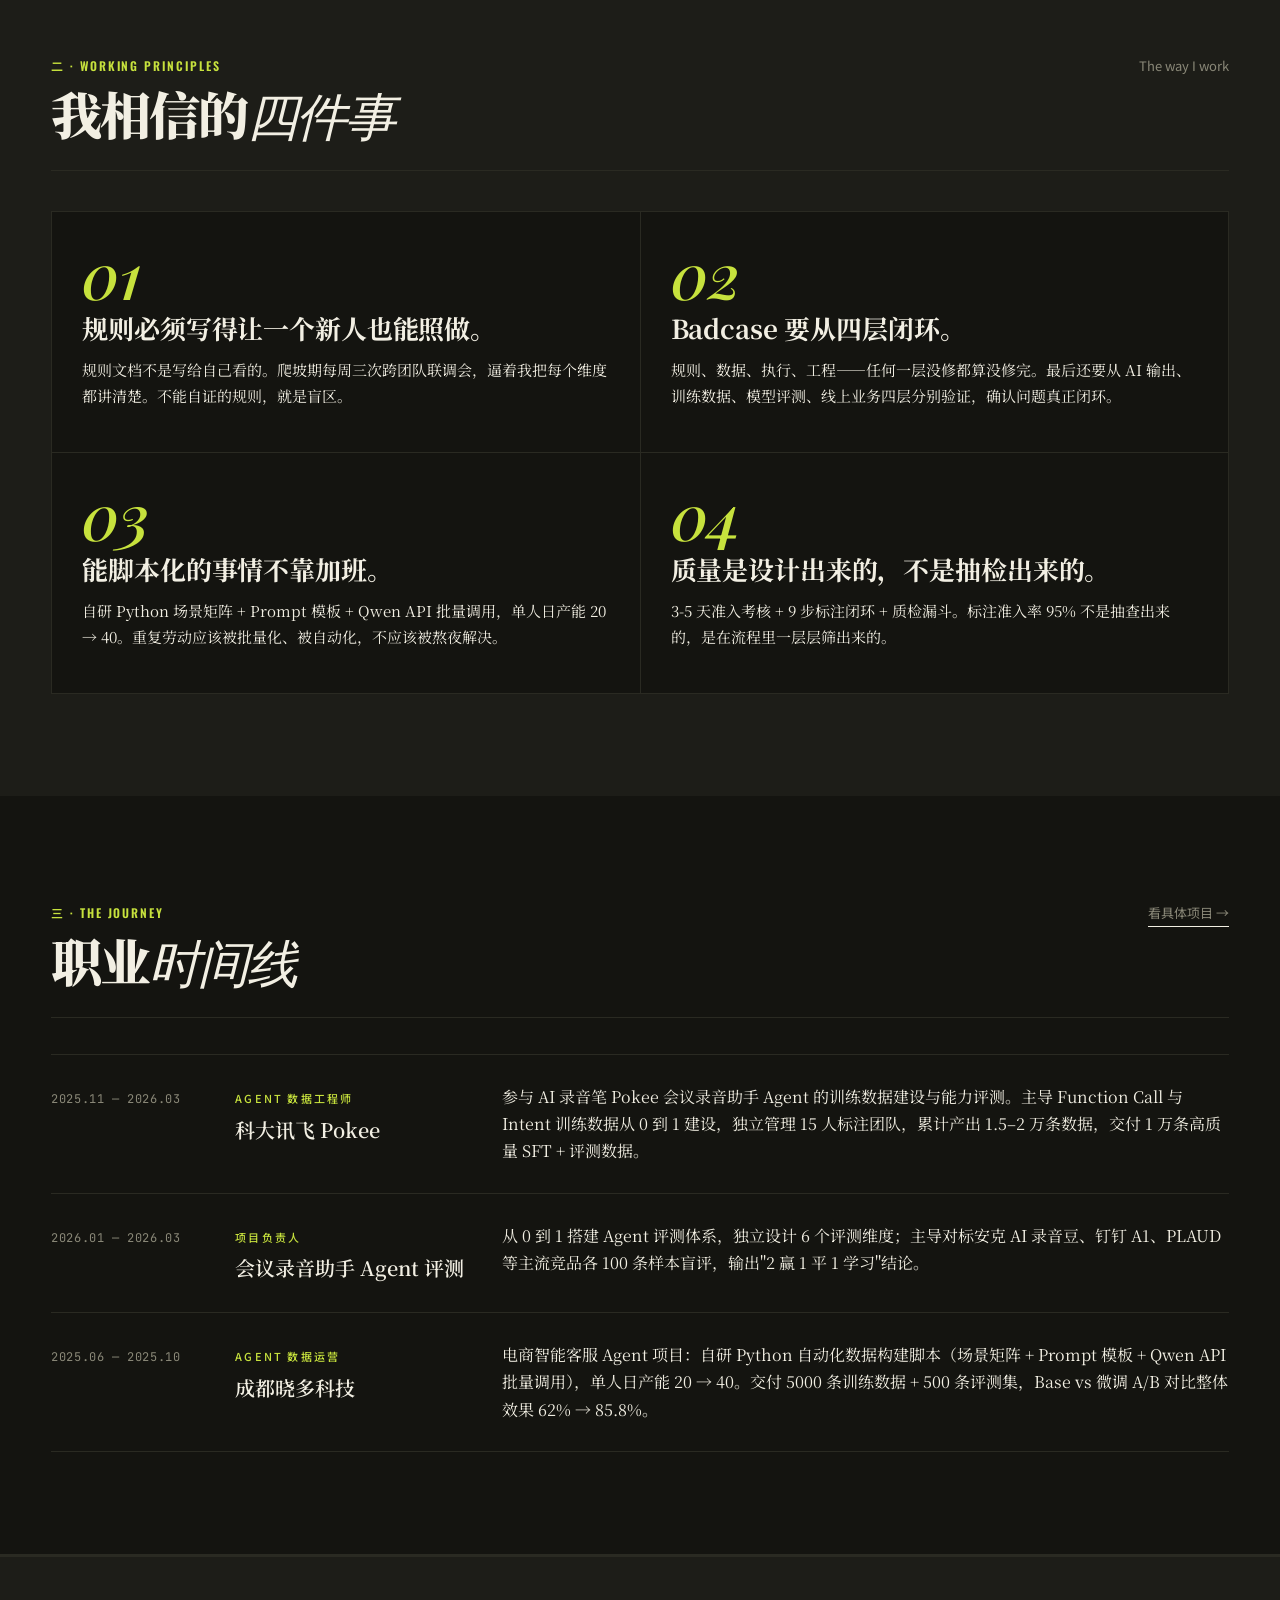
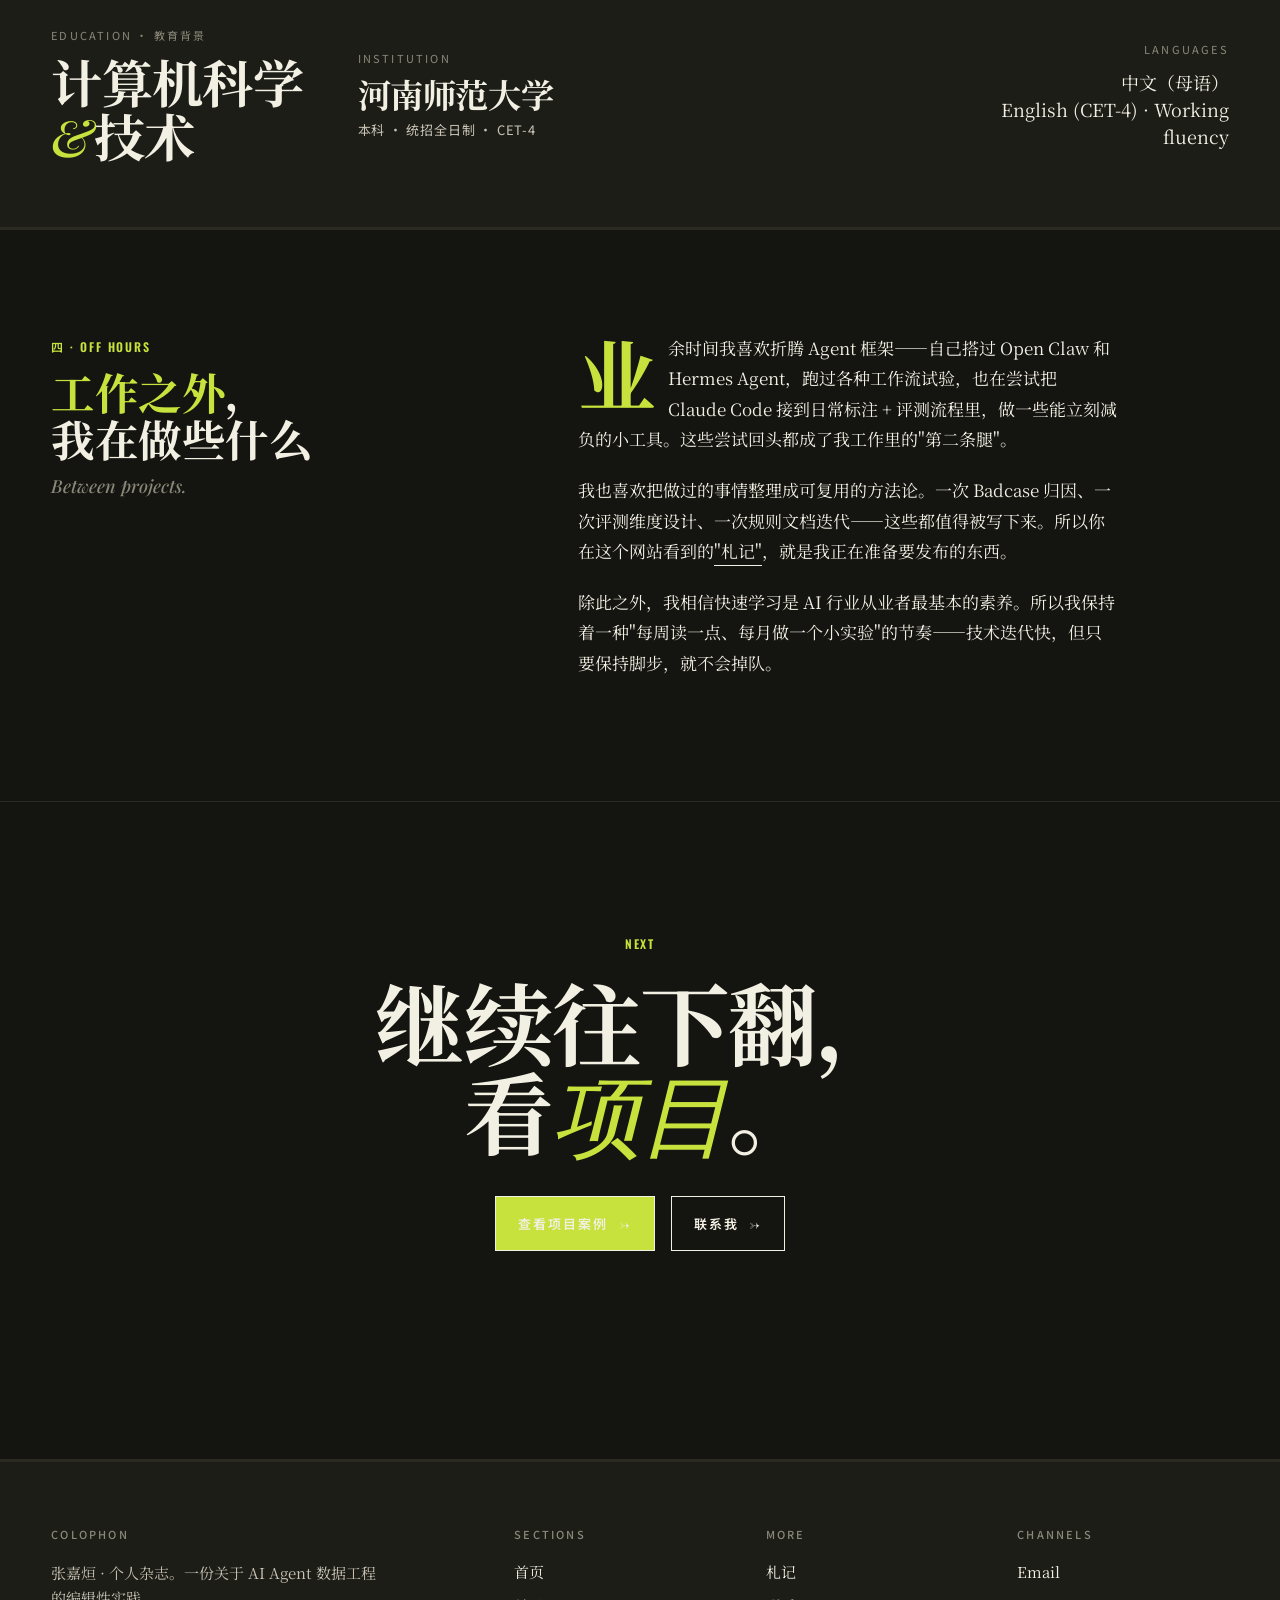
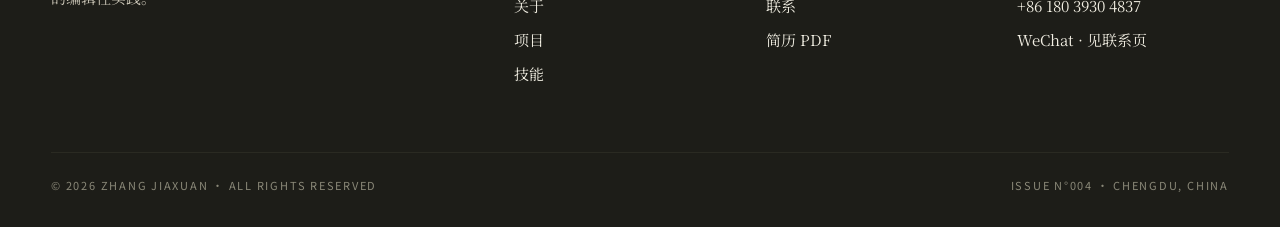
<file: about.html>
<!DOCTYPE html>
<html lang="zh-CN">
<head>
<meta charset="UTF-8">
<meta name="viewport" content="width=device-width, initial-scale=1.0">
<title>关于 · 张嘉烜</title>
<link rel="stylesheet" href="shared/site.css">
<link rel="stylesheet" href="shared/theme.css">
<style>
  .page-hero {
    padding: clamp(60px, 10vw, 140px) 0 clamp(48px, 6vw, 80px);
    border-bottom: 1px solid var(--rule);
  }
  .page-hero .grid-meta {
    display: grid;
    grid-template-columns: 1fr 1fr 1fr 1fr;
    gap: 20px;
    margin-top: 56px;
    padding-top: 28px;
    border-top: 1px solid var(--rule);
    font-family: var(--sans);
    font-size: 12px;
  }
  @media (max-width: 780px) { .page-hero .grid-meta { grid-template-columns: 1fr 1fr; } }
  .page-hero .grid-meta .k {
    font-size: 10px;
    letter-spacing: 0.22em;
    text-transform: uppercase;
    color: var(--muted);
    display: block;
    margin-bottom: 4px;
  }
  .page-hero h1 {
    font-family: var(--serif-sc);
    font-weight: 900;
    font-size: clamp(64px, 12vw, 200px);
    line-height: 0.92;
    letter-spacing: -0.035em;
    margin: 0;
  }
  .page-hero h1 em {
    font-family: var(--serif-en);
    font-style: italic;
    font-weight: 500;
    color: var(--accent);
  }
  .page-hero .kicker {
    font-family: var(--sans);
    font-size: 11px;
    letter-spacing: 0.3em;
    text-transform: uppercase;
    color: var(--accent);
    margin-bottom: 24px;
    display: block;
  }

  .bio-block {
    display: grid;
    grid-template-columns: 5fr 7fr;
    gap: clamp(32px, 6vw, 96px);
    padding: clamp(48px, 8vw, 120px) 0;
  }
  @media (max-width: 900px) { .bio-block { grid-template-columns: 1fr; } }
  .bio-block h2 {
    font-family: var(--serif-sc);
    font-weight: 700;
    font-size: clamp(32px, 3.4vw, 48px);
    line-height: 1.08;
    letter-spacing: -0.012em;
    margin: 0 0 8px;
    position: sticky;
    top: 100px;
  }
  .bio-block .side-en {
    font-family: var(--serif-en);
    font-style: italic;
    font-weight: 500;
    color: var(--muted);
    font-size: 18px;
    display: block;
    margin-top: 10px;
    position: sticky;
    top: 170px;
  }
  .bio-block .copy p {
    font-family: var(--serif-sc);
    font-size: 17px;
    line-height: 1.8;
    margin: 0 0 20px;
    max-width: 60ch;
  }
  .bio-block .copy p:first-child::first-letter {
    font-family: var(--serif-sc);
    font-weight: 700;
    float: left;
    font-size: 4.6em;
    line-height: 0.85;
    padding: 6px 12px 0 0;
    color: var(--accent);
  }
  .bio-block .copy .callout {
    margin: 28px 0;
    padding: 18px 22px;
    border-left: 3px solid var(--accent);
    background: var(--paper-2);
    font-family: var(--serif-sc);
    font-weight: 500;
    font-size: 18px;
    line-height: 1.55;
  }

  /* Principles */
  .principles {
    padding: clamp(48px, 8vw, 120px) 0;
    border-top: 1px solid var(--rule);
    background: var(--paper-2);
  }
  .principles-grid {
    display: grid;
    grid-template-columns: repeat(2, 1fr);
    gap: 1px;
    background: var(--rule);
    border: 1px solid var(--rule);
    margin-top: 40px;
  }
  @media (max-width: 780px) { .principles-grid { grid-template-columns: 1fr; } }
  .principle {
    background: var(--paper);
    padding: 36px 30px;
    min-height: 240px;
    display: flex;
    flex-direction: column;
    gap: 14px;
  }
  .principle .num {
    font-family: var(--serif-en);
    font-weight: 500;
    font-style: italic;
    font-size: 64px;
    line-height: 0.8;
    color: var(--accent);
  }
  .principle h3 {
    font-family: var(--serif-sc);
    font-weight: 700;
    font-size: 26px;
    line-height: 1.15;
    margin: 0;
    letter-spacing: -0.005em;
  }
  .principle p {
    font-family: var(--serif-sc);
    font-size: 15px;
    line-height: 1.7;
    color: var(--ink);
    margin: 0;
  }

  /* Timeline */
  .timeline-wrap { padding: clamp(48px, 8vw, 120px) 0; }
  .timeline {
    border-top: 1px solid var(--rule);
    margin-top: 32px;
  }
  .t-row {
    display: grid;
    grid-template-columns: 160px 1fr 3fr;
    gap: 24px;
    padding: 28px 0;
    border-bottom: 1px solid var(--rule);
    align-items: baseline;
  }
  @media (max-width: 780px) {
    .t-row { grid-template-columns: 1fr; gap: 8px; }
  }
  .t-row .date {
    font-family: var(--mono);
    font-size: 12px;
    color: var(--muted);
    letter-spacing: 0.05em;
  }
  .t-row .role {
    font-family: var(--sans);
    font-size: 11px;
    letter-spacing: 0.2em;
    text-transform: uppercase;
    color: var(--accent);
    font-weight: 500;
  }
  .t-row .role .company {
    display: block;
    margin-top: 6px;
    font-family: var(--serif-sc);
    font-size: 20px;
    color: var(--ink);
    letter-spacing: 0;
    text-transform: none;
    font-weight: 600;
  }
  .t-row .desc {
    font-family: var(--serif-sc);
    font-size: 16px;
    line-height: 1.7;
  }

  .edu-strip {
    padding: clamp(32px, 5vw, 72px) 0;
    border-top: 3px solid var(--rule);
    border-bottom: 3px solid var(--rule);
    background: var(--ink);
    color: var(--paper);
  }
  .edu-strip .inner {
    display: grid;
    grid-template-columns: 1fr 2fr 1fr;
    gap: 24px;
    align-items: center;
  }
  @media (max-width: 780px) { .edu-strip .inner { grid-template-columns: 1fr; text-align: left; } }
  .edu-strip .k {
    font-family: var(--sans);
    font-size: 11px;
    letter-spacing: 0.2em;
    text-transform: uppercase;
    color: #8a8678;
  }
  .edu-strip h3 {
    font-family: var(--serif-sc);
    font-weight: 700;
    font-size: clamp(32px, 4vw, 54px);
    line-height: 1.05;
    margin: 8px 0 0;
    letter-spacing: -0.012em;
  }
  .edu-strip h3 em {
    font-family: var(--serif-en);
    font-style: italic;
    font-weight: 500;
    color: var(--accent);
  }
</style>
</head>
<body data-palette="chartreuse" data-type-mood="press" data-drama="loud">

<header class="masthead">
  <div class="masthead-inner">
    <a href="index.html" class="brand">张嘉烜<span class="brand-en">Zhang Jiaxuan</span></a>
    <nav class="nav hidden-mobile">
      <a href="index.html">首页</a>
      <a href="about.html" class="active">关于</a>
      <a href="projects.html">项目</a>
      <a href="skills.html">技能</a>
      <a href="blog.html">札记</a>
      <a href="contact.html">联系</a>
    </nav>
    <a class="nav-cta" href="public/resume.pdf" download>简历 ↓</a>
  </div>
</header>

<div class="issue-bar">
  <div class="issue-bar-inner">
    <span>§ 01 · <span class="accent">关于 · About</span></span>
    <span class="hidden-mobile">A PORTRAIT · IN OWN WORDS</span>
    <span data-clock>—</span>
  </div>
</div>

<!-- HERO -->
<section class="page-hero">
  <div class="wrap">
    <span class="kicker reveal">Chapter One · A Portrait</span>
    <h1 class="reveal">关于<br><em>this is</em> 张嘉烜</h1>

    <div class="grid-meta reveal">
      <div><span class="k">Born</span><b>2003 · 河南</b></div>
      <div><span class="k">Based</span><b>成都</b></div>
      <div><span class="k">Role</span><b>AI Agent 数据工程师</b></div>
      <div><span class="k">Since</span><b>2025 至今</b></div>
    </div>
  </div>
</section>

<!-- BIO -->
<section class="bio-block">
  <div class="wrap" style="display:contents;">
    <div style="padding-left: var(--gutter);">
      <div class="reveal">
        <span class="eyebrow">一 · The Self</span>
        <h2 style="margin-top:10px">一名把数据<br>当成<span class="accent-text">手艺</span>的人</h2>
        <span class="side-en">On being a data engineer.</span>
      </div>
    </div>
    <div class="copy reveal" style="padding-right: var(--gutter);">
      <p>我是张嘉烜，23 岁，计算机科班出身。过去一年我全身心扎在 AI Agent 的一线——做数据、写规则、管团队，也亲手跑通从 0 到 1 的项目。表面上我的 title 是"数据工程师"，但更准确地说，我是那个在规则、数据、执行、工程四个维度之间跑来跑去，把模糊需求一点点啃成可度量成果的人。</p>
      <p>刚入行时我是一名"执行规则的训练师"——别人告诉我怎么标，我照做。但真正让我成长的，是一次次面对那些规则解释不清的 Badcase：线上多轮开麦失效、工具调用参数幻觉、多意图漏处理……每一个都逼着我从"照做"走向"去追问为什么"。</p>
      <p class="callout">后来我慢慢意识到：AI 数据工程最稀缺的，不是工具，而是一种愿意把自己放到每一个环节去追根究底的耐心。</p>
      <p>现在的我，能独立输出规则文档、主导跨团队联调、组织 15 人标注团队、自研 Python 脚本把单人日产能翻倍、从 0 到 1 建立评测体系。但我更在意的是——我学会了怎么在"按期交付"和"质量闭环"之间找平衡，学会了怎么把一个 Badcase 从 AI 输出一路回溯到规则盲区。</p>
    </div>
  </div>
</section>

<!-- PRINCIPLES -->
<section class="principles">
  <div class="wrap">
    <div class="section-header reveal" style="border-bottom: 1px solid var(--rule);">
      <div>
        <span class="eyebrow">二 · Working Principles</span>
        <h2 class="section-title" style="margin-top:10px">我相信的<em class="italic-serif">四件事</em></h2>
      </div>
      <div class="small">The way I work</div>
    </div>

    <div class="principles-grid reveal-stagger">
      <div class="principle">
        <span class="num">01</span>
        <h3>规则必须写得让一个新人也能照做。</h3>
        <p>规则文档不是写给自己看的。爬坡期每周三次跨团队联调会，逼着我把每个维度都讲清楚。不能自证的规则，就是盲区。</p>
      </div>
      <div class="principle">
        <span class="num">02</span>
        <h3>Badcase 要从四层闭环。</h3>
        <p>规则、数据、执行、工程——任何一层没修都算没修完。最后还要从 AI 输出、训练数据、模型评测、线上业务四层分别验证，确认问题真正闭环。</p>
      </div>
      <div class="principle">
        <span class="num">03</span>
        <h3>能脚本化的事情不靠加班。</h3>
        <p>自研 Python 场景矩阵 + Prompt 模板 + Qwen API 批量调用，单人日产能 20 → 40。重复劳动应该被批量化、被自动化，不应该被熬夜解决。</p>
      </div>
      <div class="principle">
        <span class="num">04</span>
        <h3>质量是设计出来的，不是抽检出来的。</h3>
        <p>3-5 天准入考核 + 9 步标注闭环 + 质检漏斗。标注准入率 95% 不是抽查出来的，是在流程里一层层筛出来的。</p>
      </div>
    </div>
  </div>
</section>

<!-- TIMELINE -->
<section class="timeline-wrap">
  <div class="wrap">
    <div class="section-header reveal">
      <div>
        <span class="eyebrow">三 · The Journey</span>
        <h2 class="section-title" style="margin-top:10px">职业<em class="italic-serif">时间线</em></h2>
      </div>
      <a href="projects.html" class="link-u small">看具体项目 →</a>
    </div>

    <div class="timeline reveal-stagger">
      <div class="t-row">
        <span class="date">2025.11 — 2026.03</span>
        <span class="role">
          Agent 数据工程师
          <span class="company">科大讯飞 Pokee</span>
        </span>
        <div class="desc">
          参与 AI 录音笔 Pokee 会议录音助手 Agent 的训练数据建设与能力评测。主导 Function Call 与 Intent 训练数据从 0 到 1 建设，独立管理 15 人标注团队，累计产出 1.5–2 万条数据，交付 1 万条高质量 SFT + 评测数据。
        </div>
      </div>
      <div class="t-row">
        <span class="date">2026.01 — 2026.03</span>
        <span class="role">
          项目负责人
          <span class="company">会议录音助手 Agent 评测</span>
        </span>
        <div class="desc">
          从 0 到 1 搭建 Agent 评测体系，独立设计 6 个评测维度；主导对标安克 AI 录音豆、钉钉 A1、PLAUD 等主流竞品各 100 条样本盲评，输出"2 赢 1 平 1 学习"结论。
        </div>
      </div>
      <div class="t-row">
        <span class="date">2025.06 — 2025.10</span>
        <span class="role">
          Agent 数据运营
          <span class="company">成都晓多科技</span>
        </span>
        <div class="desc">
          电商智能客服 Agent 项目：自研 Python 自动化数据构建脚本（场景矩阵 + Prompt 模板 + Qwen API 批量调用），单人日产能 20 → 40。交付 5000 条训练数据 + 500 条评测集，Base vs 微调 A/B 对比整体效果 62% → 85.8%。
        </div>
      </div>
    </div>
  </div>
</section>

<!-- EDUCATION STRIP -->
<section class="edu-strip">
  <div class="wrap">
    <div class="inner reveal">
      <div>
        <span class="k">Education · 教育背景</span>
        <h3>计算机科学<em>&amp;</em>技术</h3>
      </div>
      <div>
        <span class="k">Institution</span>
        <h3 style="font-size: clamp(22px, 2.6vw, 36px);">河南师范大学</h3>
        <p style="font-family: var(--sans); font-size: 13px; color: #c9c4b5; letter-spacing: 0.06em; margin: 8px 0 0;">本科 · 统招全日制 · CET-4</p>
      </div>
      <div style="text-align: right;">
        <span class="k">Languages</span>
        <p style="font-family: var(--serif-sc); font-size: 18px; margin: 8px 0 0; line-height: 1.5;">中文（母语）<br>English (CET-4) · Working fluency</p>
      </div>
    </div>
  </div>
</section>

<!-- OFF-HOURS -->
<section class="bio-block" style="padding: clamp(48px, 8vw, 120px) 0;">
  <div class="wrap" style="display:contents;">
    <div style="padding-left: var(--gutter);">
      <div class="reveal">
        <span class="eyebrow">四 · Off Hours</span>
        <h2 style="margin-top:10px"><span class="accent-text">工作之外</span>，<br>我在做些什么</h2>
        <span class="side-en">Between projects.</span>
      </div>
    </div>
    <div class="copy reveal" style="padding-right: var(--gutter);">
      <p>业余时间我喜欢折腾 Agent 框架——自己搭过 Open Claw 和 Hermes Agent，跑过各种工作流试验，也在尝试把 Claude Code 接到日常标注 + 评测流程里，做一些能立刻减负的小工具。这些尝试回头都成了我工作里的"第二条腿"。</p>
      <p>我也喜欢把做过的事情整理成可复用的方法论。一次 Badcase 归因、一次评测维度设计、一次规则文档迭代——这些都值得被写下来。所以你在这个网站看到的<a href="blog.html" class="link-u">"札记"</a>，就是我正在准备要发布的东西。</p>
      <p>除此之外，我相信快速学习是 AI 行业从业者最基本的素养。所以我保持着一种"每周读一点、每月做一个小实验"的节奏——技术迭代快，但只要保持脚步，就不会掉队。</p>
    </div>
  </div>
</section>

<!-- CTA -->
<section class="contact-cta" style="padding: clamp(60px,10vw,140px) 0; text-align:center; border-top: 1px solid var(--rule);">
  <div class="wrap reveal">
    <span class="eyebrow">Next</span>
    <h2 style="font-family: var(--serif-sc); font-weight: 700; font-size: clamp(48px, 7vw, 120px); line-height: 1; letter-spacing: -0.02em; margin: 20px 0;">
      继续往下翻，<br>看<em class="italic-serif accent-text">项目</em>。
    </h2>
    <div style="display:flex; gap: 16px; justify-content: center; flex-wrap: wrap; margin-top: 40px;">
      <a class="btn accent btn-arrow" href="projects.html">查看项目案例</a>
      <a class="btn btn-arrow" href="contact.html">联系我</a>
    </div>
  </div>
</section>

<footer class="site-footer">
  <div class="wrap">
    <div class="footer-grid">
      <div>
        <h4>Colophon</h4>
        <p style="font-family: var(--serif-sc); font-size: 15px; line-height: 1.7; color: #c9c4b5; margin: 0; max-width: 42ch;">
          张嘉烜 · 个人杂志。一份关于 AI Agent 数据工程的编辑性实践。
        </p>
      </div>
      <div><h4>Sections</h4><ul><li><a href="index.html">首页</a></li><li><a href="about.html">关于</a></li><li><a href="projects.html">项目</a></li><li><a href="skills.html">技能</a></li></ul></div>
      <div><h4>More</h4><ul><li><a href="blog.html">札记</a></li><li><a href="contact.html">联系</a></li><li><a href="public/resume.pdf" download>简历 PDF</a></li></ul></div>
      <div><h4>Channels</h4><ul><li><a href="mailto:2128324212@stu.htu.edu.cn">Email</a></li><li><a href="tel:+8618039304837">+86 180 3930 4837</a></li><li>WeChat · 见联系页</li></ul></div>
    </div>
    <div class="footer-bottom">
      <span>© 2026 Zhang Jiaxuan · All rights reserved</span>
      <span>Issue N°004 · Chengdu, China</span>
    </div>
  </div>
</footer>

<script src="shared/site.js"></script>
</body>
</html>
</file>
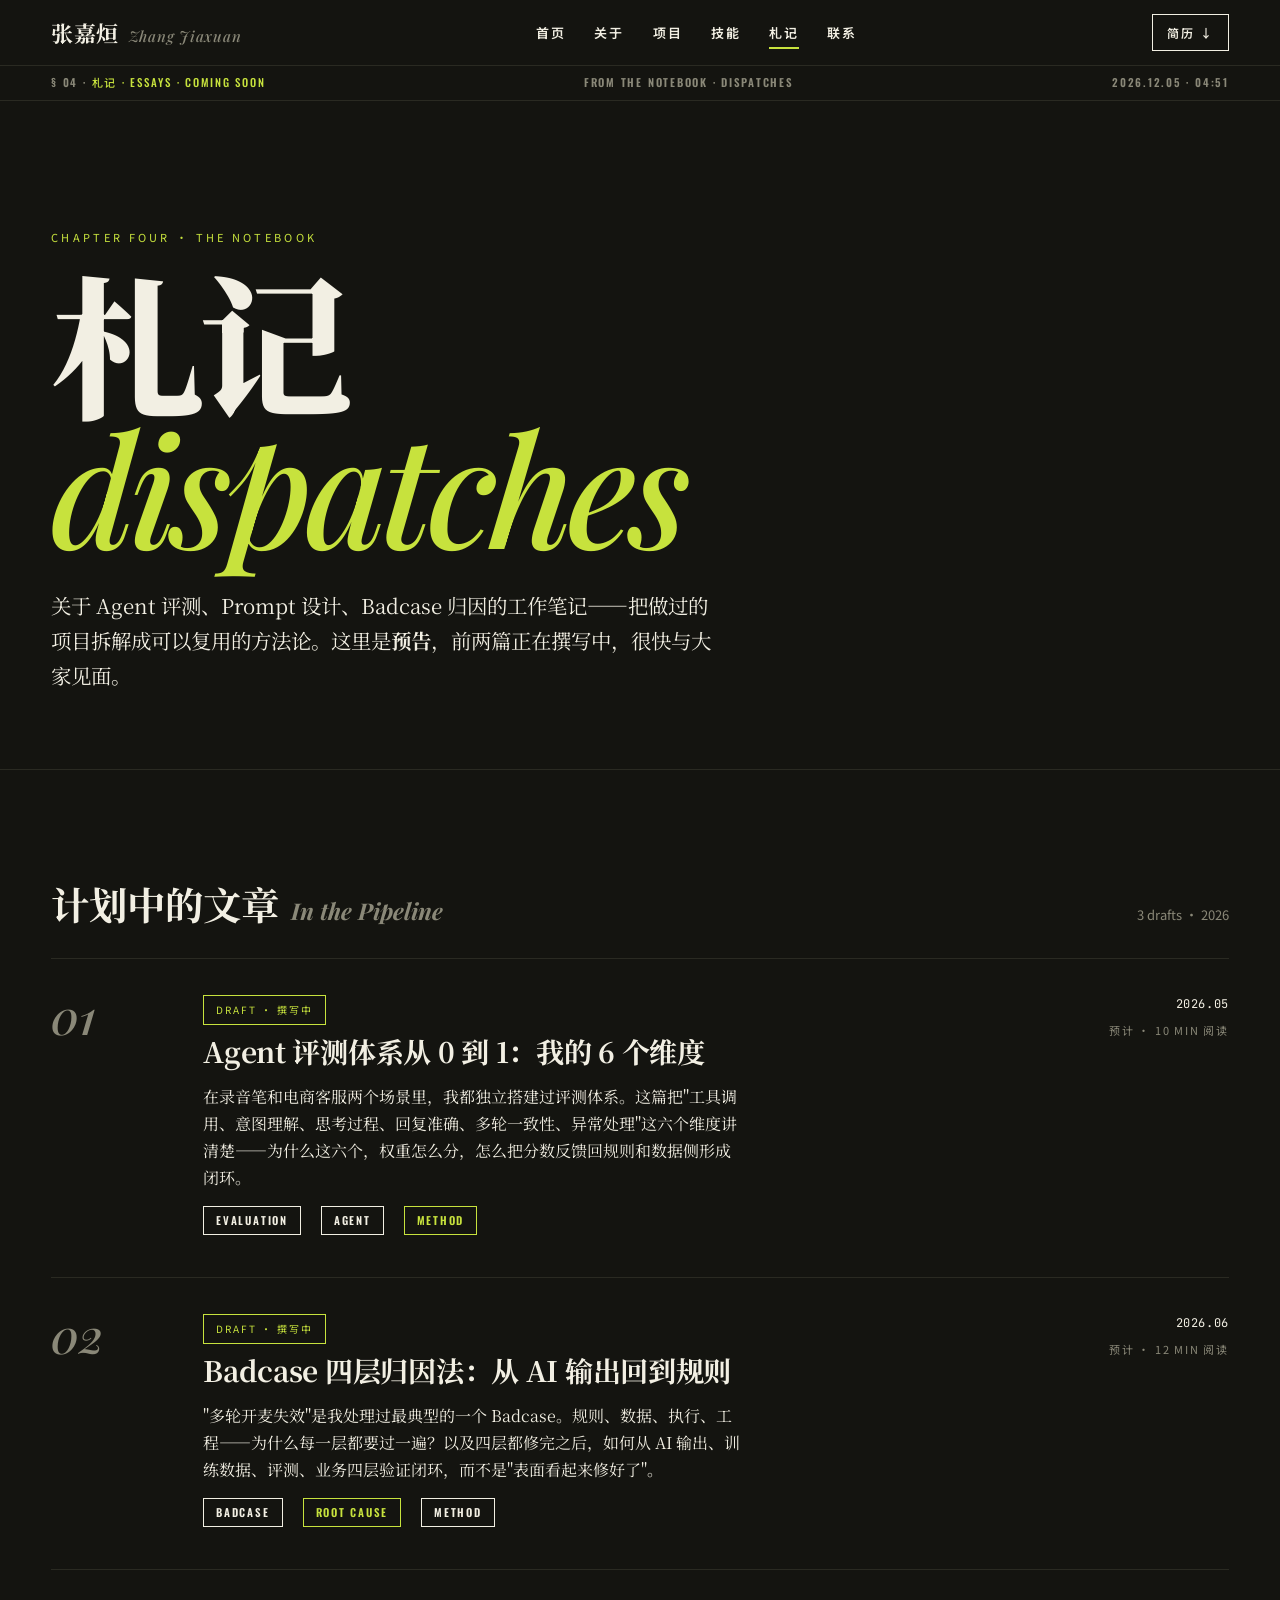
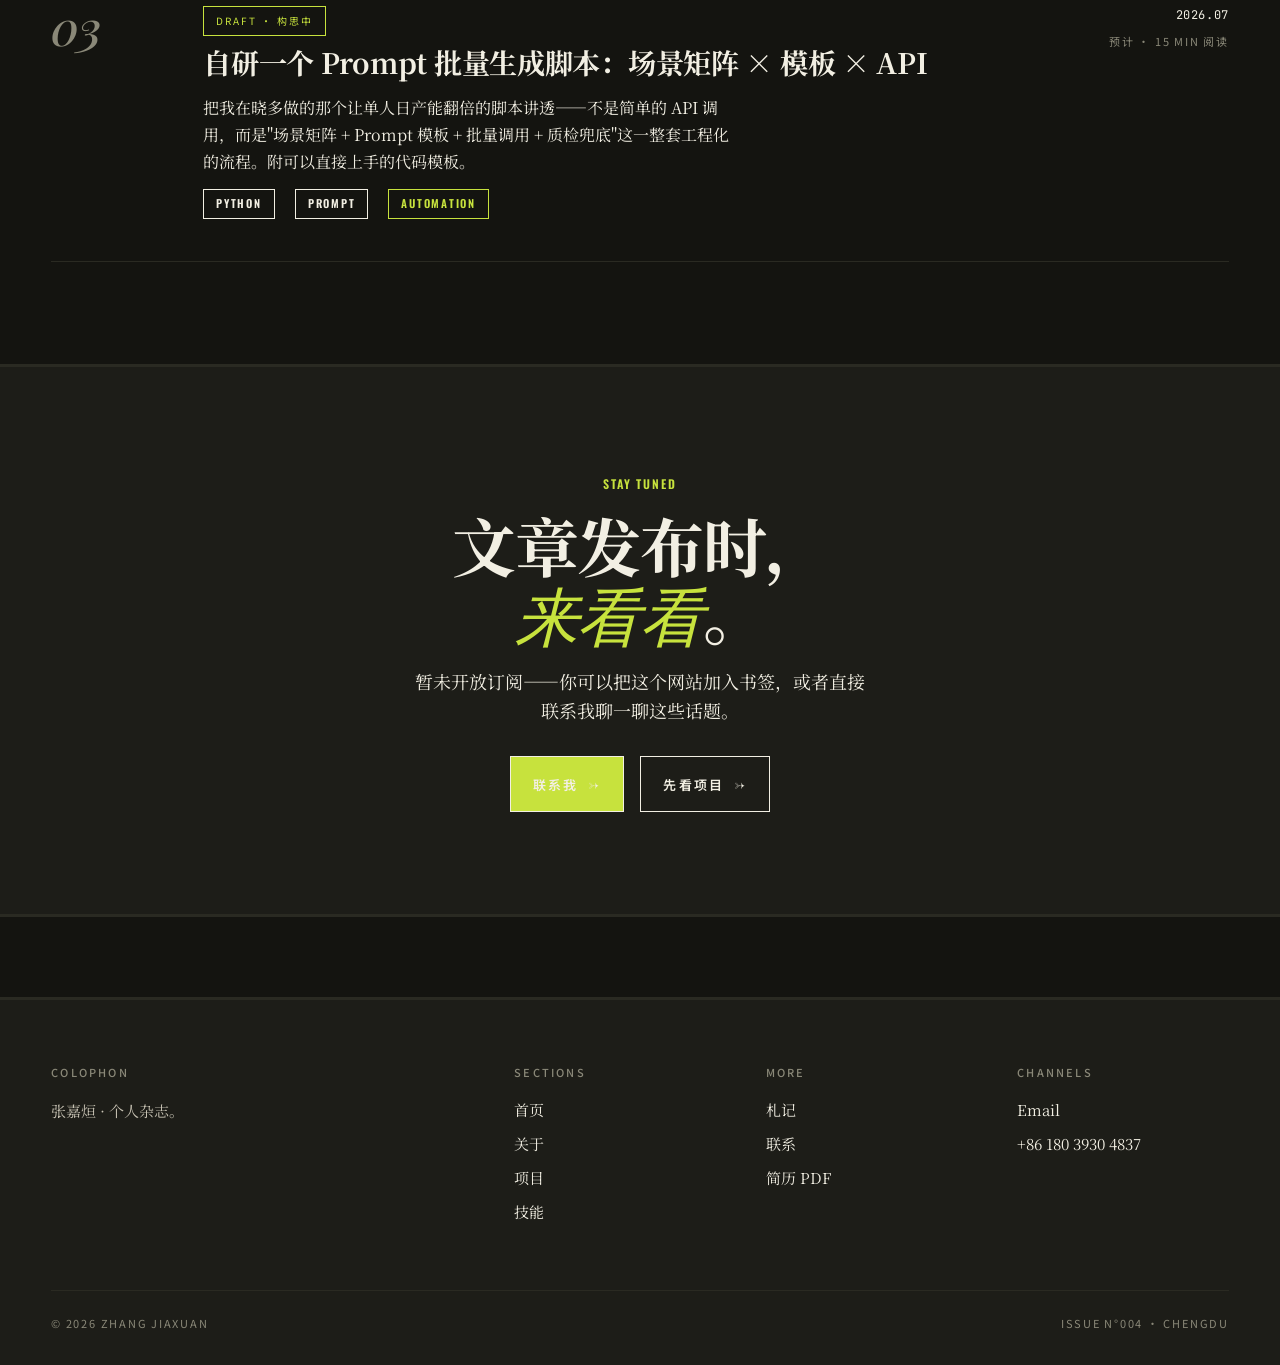
<file: blog.html>
<!DOCTYPE html>
<html lang="zh-CN">
<head>
<meta charset="UTF-8"><meta name="viewport" content="width=device-width, initial-scale=1.0">
<title>札记 · 张嘉烜</title>
<link rel="stylesheet" href="shared/site.css">
<link rel="stylesheet" href="shared/theme.css">
<style>
  .page-hero { padding: clamp(60px,10vw,140px) 0 clamp(40px,6vw,80px);border-bottom:1px solid var(--rule); }
  .page-hero .kicker { font-family:var(--sans);font-size:11px;letter-spacing:.3em;text-transform:uppercase;color:var(--accent);margin-bottom:24px;display:block; }
  .page-hero h1 { font-family:var(--serif-sc);font-weight:900;font-size:clamp(64px,12vw,200px);line-height:.92;letter-spacing:-.035em;margin:0; }
  .page-hero h1 em { font-family:var(--serif-en);font-style:italic;font-weight:500;color:var(--accent); }
  .page-hero .intro { font-family:var(--serif-sc);font-size:clamp(18px,1.6vw,22px);line-height:1.7;max-width:60ch;margin:32px 0 0; }

  .drafts { padding:clamp(48px,8vw,120px) 0; }
  .drafts-head { display:flex;justify-content:space-between;align-items:baseline;padding-bottom:24px;border-bottom:1px solid var(--rule);margin-bottom:0; }
  .drafts-head h2 { font-family:var(--serif-sc);font-weight:700;font-size:clamp(28px,3vw,40px);margin:0; }

  .draft { display:grid;grid-template-columns:120px 1fr 180px;gap:32px;padding:36px 0;border-bottom:1px solid var(--rule);align-items:start; }
  @media (max-width:780px){.draft{grid-template-columns:1fr;gap:12px;}}
  .draft .num { font-family:var(--serif-en);font-style:italic;font-weight:500;font-size:48px;line-height:.85;color:var(--muted); }
  .draft h3 { font-family:var(--serif-sc);font-weight:700;font-size:clamp(22px,2.2vw,32px);line-height:1.2;letter-spacing:-.01em;margin:0 0 14px; }
  .draft .excerpt { font-family:var(--serif-sc);font-size:16px;line-height:1.7;color:var(--ink);max-width:60ch;margin:0 0 14px; }
  .draft .meta { display:flex;gap:14px;flex-wrap:wrap; }
  .draft .status { font-family:var(--sans);font-size:10px;letter-spacing:.2em;text-transform:uppercase;color:var(--accent);border:1px solid var(--accent);padding:6px 12px;display:inline-block;margin-bottom:10px;background:var(--paper); }
  .draft .side { font-family:var(--sans);font-size:11px;letter-spacing:.16em;text-transform:uppercase;color:var(--muted);text-align:right; }
  .draft .side .date { font-family:var(--mono);font-size:12px;color:var(--ink);letter-spacing:.05em;display:block;margin-bottom:8px; }
  @media (max-width:780px){.draft .side{text-align:left;}}

  .subscribe { padding:clamp(48px,8vw,120px) 0;border-top:3px solid var(--rule);border-bottom:3px solid var(--rule);background:var(--paper-2);text-align:center; }
  .subscribe h2 { font-family:var(--serif-sc);font-weight:700;font-size:clamp(36px,5vw,72px);line-height:1.05;letter-spacing:-.02em;margin:0 auto;max-width:18ch;text-wrap:balance; }
  .subscribe h2 em { font-family:var(--serif-en);font-style:italic;font-weight:500;color:var(--accent); }
  .subscribe p { font-family:var(--serif-sc);font-size:18px;line-height:1.6;max-width:46ch;margin:20px auto 32px; }
</style>
</head>
<body data-palette="chartreuse" data-type-mood="press" data-drama="loud">

<header class="masthead"><div class="masthead-inner">
  <a href="index.html" class="brand">张嘉烜<span class="brand-en">Zhang Jiaxuan</span></a>
  <nav class="nav hidden-mobile">
    <a href="index.html">首页</a><a href="about.html">关于</a>
    <a href="projects.html">项目</a><a href="skills.html">技能</a>
    <a href="blog.html" class="active">札记</a><a href="contact.html">联系</a>
  </nav>
  <a class="nav-cta" href="public/resume.pdf" download>简历 ↓</a>
</div></header>

<div class="issue-bar"><div class="issue-bar-inner">
  <span>§ 04 · <span class="accent">札记 · Essays · Coming Soon</span></span>
  <span class="hidden-mobile">FROM THE NOTEBOOK · DISPATCHES</span>
  <span data-clock>—</span>
</div></div>

<section class="page-hero"><div class="wrap">
  <span class="kicker reveal">Chapter Four · The Notebook</span>
  <h1 class="reveal">札记<br><em>dispatches</em></h1>
  <p class="intro reveal">
    关于 Agent 评测、Prompt 设计、Badcase 归因的工作笔记——把做过的项目拆解成可以复用的方法论。这里是<b>预告</b>，前两篇正在撰写中，很快与大家见面。
  </p>
</div></section>

<section class="drafts"><div class="wrap">
  <div class="drafts-head reveal">
    <h2>计划中的文章<em style="font-family:var(--serif-en);font-style:italic;color:var(--muted);font-size:.6em;margin-left:12px;">In the Pipeline</em></h2>
    <span class="small">3 drafts · 2026</span>
  </div>

  <article class="draft reveal">
    <span class="num">01</span>
    <div>
      <span class="status">Draft · 撰写中</span>
      <h3>Agent 评测体系从 0 到 1：我的 6 个维度</h3>
      <p class="excerpt">
        在录音笔和电商客服两个场景里，我都独立搭建过评测体系。这篇把"工具调用、意图理解、思考过程、回复准确、多轮一致性、异常处理"这六个维度讲清楚——为什么这六个，权重怎么分，怎么把分数反馈回规则和数据侧形成闭环。
      </p>
      <div class="meta"><span class="tag">Evaluation</span><span class="tag">Agent</span><span class="tag accent">Method</span></div>
    </div>
    <div class="side"><span class="date">2026.05</span>预计 · 10 min 阅读</div>
  </article>

  <article class="draft reveal">
    <span class="num">02</span>
    <div>
      <span class="status">Draft · 撰写中</span>
      <h3>Badcase 四层归因法：从 AI 输出回到规则</h3>
      <p class="excerpt">
        "多轮开麦失效"是我处理过最典型的一个 Badcase。规则、数据、执行、工程——为什么每一层都要过一遍？以及四层都修完之后，如何从 AI 输出、训练数据、评测、业务四层验证闭环，而不是"表面看起来修好了"。
      </p>
      <div class="meta"><span class="tag">Badcase</span><span class="tag accent">Root Cause</span><span class="tag">Method</span></div>
    </div>
    <div class="side"><span class="date">2026.06</span>预计 · 12 min 阅读</div>
  </article>

  <article class="draft reveal">
    <span class="num">03</span>
    <div>
      <span class="status">Draft · 构思中</span>
      <h3>自研一个 Prompt 批量生成脚本：场景矩阵 × 模板 × API</h3>
      <p class="excerpt">
        把我在晓多做的那个让单人日产能翻倍的脚本讲透——不是简单的 API 调用，而是"场景矩阵 + Prompt 模板 + 批量调用 + 质检兜底"这一整套工程化的流程。附可以直接上手的代码模板。
      </p>
      <div class="meta"><span class="tag">Python</span><span class="tag">Prompt</span><span class="tag accent">Automation</span></div>
    </div>
    <div class="side"><span class="date">2026.07</span>预计 · 15 min 阅读</div>
  </article>
</div></section>

<section class="subscribe reveal"><div class="wrap">
  <span class="eyebrow">Stay tuned</span>
  <h2 style="margin-top:16px;">文章发布时，<br><em>来看看</em>。</h2>
  <p>暂未开放订阅——你可以把这个网站加入书签，或者直接联系我聊一聊这些话题。</p>
  <div style="display:flex;gap:16px;justify-content:center;flex-wrap:wrap;">
    <a class="btn accent btn-arrow" href="contact.html">联系我</a>
    <a class="btn btn-arrow" href="projects.html">先看项目</a>
  </div>
</div></section>

<footer class="site-footer"><div class="wrap">
  <div class="footer-grid">
    <div><h4>Colophon</h4><p style="font-family:var(--serif-sc);font-size:15px;line-height:1.7;color:#c9c4b5;margin:0;max-width:42ch;">张嘉烜 · 个人杂志。</p></div>
    <div><h4>Sections</h4><ul><li><a href="index.html">首页</a></li><li><a href="about.html">关于</a></li><li><a href="projects.html">项目</a></li><li><a href="skills.html">技能</a></li></ul></div>
    <div><h4>More</h4><ul><li><a href="blog.html">札记</a></li><li><a href="contact.html">联系</a></li><li><a href="public/resume.pdf" download>简历 PDF</a></li></ul></div>
    <div><h4>Channels</h4><ul><li><a href="mailto:2128324212@stu.htu.edu.cn">Email</a></li><li><a href="tel:+8618039304837">+86 180 3930 4837</a></li></ul></div>
  </div>
  <div class="footer-bottom"><span>© 2026 Zhang Jiaxuan</span><span>Issue N°004 · Chengdu</span></div>
</div></footer>

<script src="shared/site.js"></script>
</body></html>
</file>
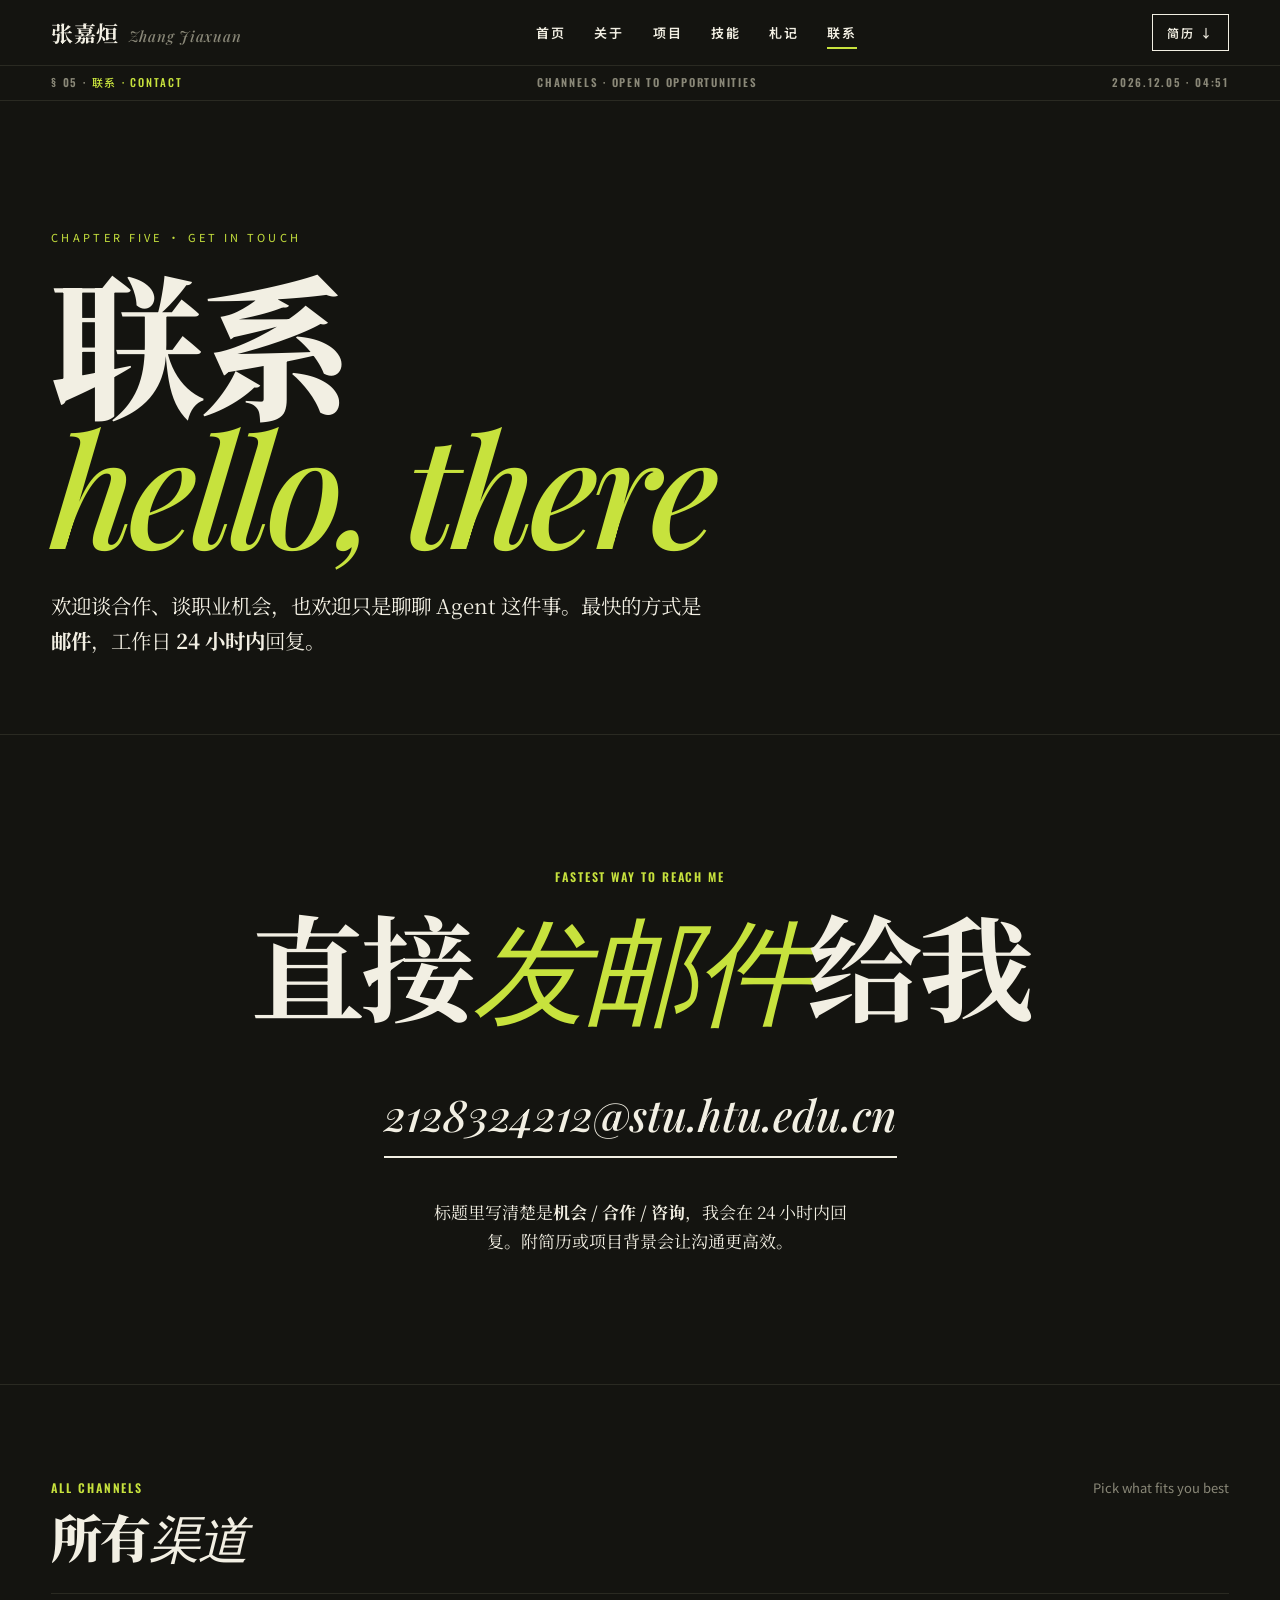
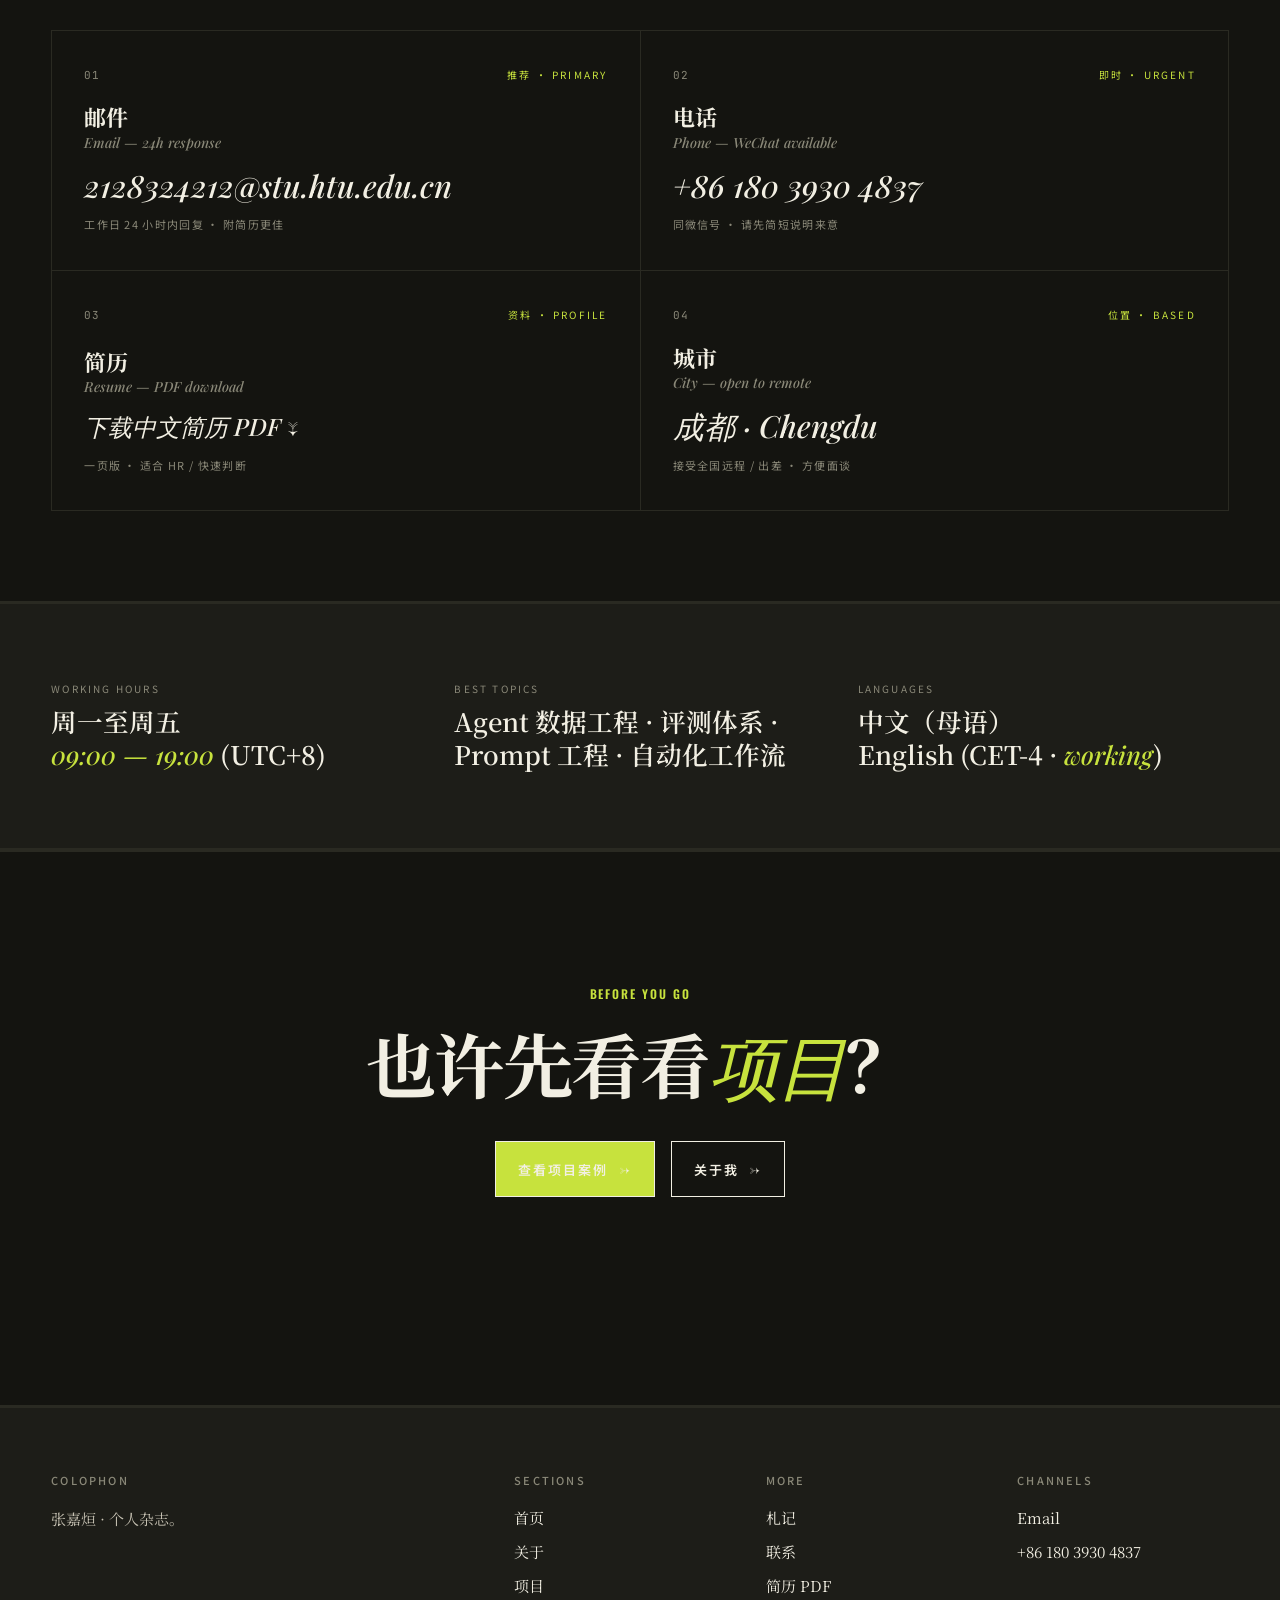
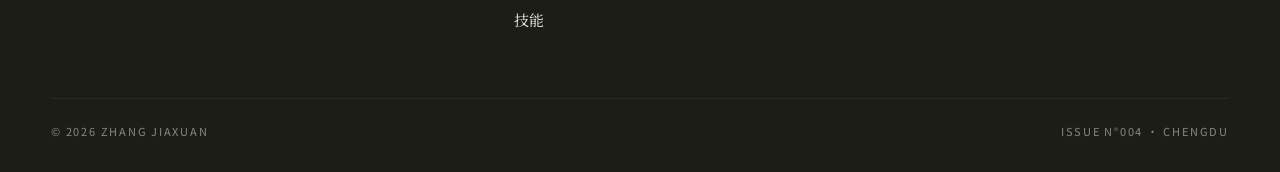
<file: contact.html>
<!DOCTYPE html>
<html lang="zh-CN">
<head>
<meta charset="UTF-8"><meta name="viewport" content="width=device-width, initial-scale=1.0">
<title>联系 · 张嘉烜</title>
<link rel="stylesheet" href="shared/site.css">
<link rel="stylesheet" href="shared/theme.css">
<style>
  .page-hero { padding: clamp(60px,10vw,140px) 0 clamp(40px,6vw,80px);border-bottom:1px solid var(--rule); }
  .page-hero .kicker { font-family:var(--sans);font-size:11px;letter-spacing:.3em;text-transform:uppercase;color:var(--accent);margin-bottom:24px;display:block; }
  .page-hero h1 { font-family:var(--serif-sc);font-weight:900;font-size:clamp(64px,12vw,200px);line-height:.92;letter-spacing:-.035em;margin:0; }
  .page-hero h1 em { font-family:var(--serif-en);font-style:italic;font-weight:500;color:var(--accent); }
  .page-hero .intro { font-family:var(--serif-sc);font-size:clamp(18px,1.6vw,22px);line-height:1.7;max-width:60ch;margin:32px 0 0; }

  .ch-block { padding:clamp(48px,7vw,96px) 0;border-top:1px solid var(--rule); }
  .ch-grid { display:grid;grid-template-columns:repeat(2,1fr);gap:1px;background:var(--rule);border:1px solid var(--rule); }
  @media (max-width:780px){.ch-grid{grid-template-columns:1fr;}}
  .ch { background:var(--paper);padding:36px 32px;min-height:220px;display:flex;flex-direction:column;justify-content:space-between;transition:background .2s; }
  .ch:hover { background:var(--paper-2); }
  .ch .top { display:flex;justify-content:space-between;align-items:baseline;margin-bottom:20px; }
  .ch .n { font-family:var(--mono);font-size:11px;color:var(--muted);letter-spacing:.1em; }
  .ch .k { font-family:var(--sans);font-size:10px;letter-spacing:.22em;text-transform:uppercase;color:var(--accent); }
  .ch h3 { font-family:var(--serif-sc);font-weight:700;font-size:22px;line-height:1.2;margin:0 0 6px; }
  .ch h3 em { display:block;font-family:var(--serif-en);font-style:italic;font-weight:500;font-size:14px;color:var(--muted);letter-spacing:0;margin-top:4px; }
  .ch .v { font-family:var(--serif-en);font-style:italic;font-weight:500;font-size:clamp(22px,2.4vw,32px);line-height:1.2;margin:16px 0 12px;word-break:break-all; }
  .ch a.v { display:block;transition:color .2s; }
  .ch a.v:hover { color:var(--accent); }
  .ch .meta { font-family:var(--sans);font-size:11px;letter-spacing:.12em;color:var(--muted); }

  .cta-big { padding:clamp(60px,10vw,160px) 0;text-align:center; }
  .cta-big h2 { font-family:var(--serif-sc);font-weight:700;font-size:clamp(56px,9vw,160px);line-height:.95;letter-spacing:-.03em;margin:0 auto;max-width:14ch;text-wrap:balance; }
  .cta-big h2 em { font-family:var(--serif-en);font-style:italic;font-weight:500;color:var(--accent); }
  .cta-big .big-email { display:inline-block;font-family:var(--serif-en);font-style:italic;font-weight:500;font-size:clamp(28px,3.4vw,48px);border-bottom:2px solid var(--ink);padding-bottom:6px;margin:40px 0;transition:color .2s,border-color .2s; }
  .cta-big .big-email:hover { color:var(--accent);border-color:var(--accent); }

  .hours { padding:clamp(40px,6vw,80px) 0;border-top:3px solid var(--rule);border-bottom:3px solid var(--rule);background:var(--paper-2); }
  .hours-grid { display:grid;grid-template-columns:repeat(3,1fr);gap:32px;align-items:baseline; }
  @media (max-width:780px){.hours-grid{grid-template-columns:1fr;gap:24px;}}
  .hours .k { font-family:var(--sans);font-size:10px;letter-spacing:.22em;text-transform:uppercase;color:var(--muted);margin-bottom:8px;display:block; }
  .hours .v { font-family:var(--serif-sc);font-weight:600;font-size:clamp(20px,2vw,28px);line-height:1.3; }
  .hours .v em { font-family:var(--serif-en);font-style:italic;font-weight:500;color:var(--accent); }
</style>
</head>
<body data-palette="chartreuse" data-type-mood="press" data-drama="loud">

<header class="masthead"><div class="masthead-inner">
  <a href="index.html" class="brand">张嘉烜<span class="brand-en">Zhang Jiaxuan</span></a>
  <nav class="nav hidden-mobile">
    <a href="index.html">首页</a><a href="about.html">关于</a>
    <a href="projects.html">项目</a><a href="skills.html">技能</a>
    <a href="blog.html">札记</a><a href="contact.html" class="active">联系</a>
  </nav>
  <a class="nav-cta" href="public/resume.pdf" download>简历 ↓</a>
</div></header>

<div class="issue-bar"><div class="issue-bar-inner">
  <span>§ 05 · <span class="accent">联系 · Contact</span></span>
  <span class="hidden-mobile">CHANNELS · OPEN TO OPPORTUNITIES</span>
  <span data-clock>—</span>
</div></div>

<section class="page-hero"><div class="wrap">
  <span class="kicker reveal">Chapter Five · Get in Touch</span>
  <h1 class="reveal">联系<br><em>hello, there</em></h1>
  <p class="intro reveal">
    欢迎谈合作、谈职业机会，也欢迎只是聊聊 Agent 这件事。最快的方式是<b>邮件</b>，工作日 <b>24 小时内</b>回复。
  </p>
</div></section>

<section class="cta-big reveal">
  <div class="wrap">
    <span class="eyebrow">Fastest way to reach me</span>
    <h2 style="margin:20px auto;">直接<em>发邮件</em>给我</h2>
    <a class="big-email" href="mailto:2128324212@stu.htu.edu.cn">2128324212@stu.htu.edu.cn</a>
    <p style="font-family:var(--serif-sc);font-size:17px;max-width:46ch;margin:0 auto;line-height:1.7;">
      标题里写清楚是<b>机会 / 合作 / 咨询</b>，我会在 24 小时内回复。附简历或项目背景会让沟通更高效。
    </p>
  </div>
</section>

<section class="ch-block"><div class="wrap">
  <div class="section-header reveal" style="border-bottom:1px solid var(--rule);">
    <div>
      <span class="eyebrow">All Channels</span>
      <h2 class="section-title" style="margin-top:10px">所有<em class="italic-serif">渠道</em></h2>
    </div>
    <span class="small">Pick what fits you best</span>
  </div>

  <div class="ch-grid reveal-stagger" style="margin-top:36px;">
    <div class="ch">
      <div class="top"><span class="n">01</span><span class="k">推荐 · Primary</span></div>
      <div>
        <h3>邮件<em>Email — 24h response</em></h3>
        <a class="v" href="mailto:2128324212@stu.htu.edu.cn">2128324212@stu.htu.edu.cn</a>
      </div>
      <div class="meta">工作日 24 小时内回复 · 附简历更佳</div>
    </div>

    <div class="ch">
      <div class="top"><span class="n">02</span><span class="k">即时 · Urgent</span></div>
      <div>
        <h3>电话<em>Phone — WeChat available</em></h3>
        <a class="v" href="tel:+8618039304837">+86 180 3930 4837</a>
      </div>
      <div class="meta">同微信号 · 请先简短说明来意</div>
    </div>

    <div class="ch">
      <div class="top"><span class="n">03</span><span class="k">资料 · Profile</span></div>
      <div>
        <h3>简历<em>Resume — PDF download</em></h3>
        <a class="v" href="public/resume.pdf" download style="font-size:clamp(18px,2vw,24px);">下载中文简历 PDF ↓</a>
      </div>
      <div class="meta">一页版 · 适合 HR / 快速判断</div>
    </div>

    <div class="ch">
      <div class="top"><span class="n">04</span><span class="k">位置 · Based</span></div>
      <div>
        <h3>城市<em>City — open to remote</em></h3>
        <div class="v" style="color:var(--ink);">成都 · Chengdu</div>
      </div>
      <div class="meta">接受全国远程 / 出差 · 方便面谈</div>
    </div>
  </div>
</div></section>

<section class="hours reveal"><div class="wrap">
  <div class="hours-grid">
    <div>
      <span class="k">Working Hours</span>
      <div class="v">周一至周五<br><em>09:00 — 19:00</em> (UTC+8)</div>
    </div>
    <div>
      <span class="k">Best Topics</span>
      <div class="v">Agent 数据工程 · 评测体系 · Prompt 工程 · 自动化工作流</div>
    </div>
    <div>
      <span class="k">Languages</span>
      <div class="v">中文（母语）<br>English (CET-4 · <em>working</em>)</div>
    </div>
  </div>
</div></section>

<section class="contact-cta" style="padding:clamp(60px,10vw,140px) 0;text-align:center;border-top:1px solid var(--rule);">
  <div class="wrap reveal">
    <span class="eyebrow">Before you go</span>
    <h2 style="font-family:var(--serif-sc);font-weight:700;font-size:clamp(40px,5.5vw,88px);line-height:1.05;letter-spacing:-.02em;margin:20px 0;">
      也许先看看<em class="italic-serif accent-text">项目</em>？
    </h2>
    <div style="display:flex;gap:16px;justify-content:center;flex-wrap:wrap;margin-top:40px;">
      <a class="btn accent btn-arrow" href="projects.html">查看项目案例</a>
      <a class="btn btn-arrow" href="about.html">关于我</a>
    </div>
  </div>
</section>

<footer class="site-footer"><div class="wrap">
  <div class="footer-grid">
    <div><h4>Colophon</h4><p style="font-family:var(--serif-sc);font-size:15px;line-height:1.7;color:#c9c4b5;margin:0;max-width:42ch;">张嘉烜 · 个人杂志。</p></div>
    <div><h4>Sections</h4><ul><li><a href="index.html">首页</a></li><li><a href="about.html">关于</a></li><li><a href="projects.html">项目</a></li><li><a href="skills.html">技能</a></li></ul></div>
    <div><h4>More</h4><ul><li><a href="blog.html">札记</a></li><li><a href="contact.html">联系</a></li><li><a href="public/resume.pdf" download>简历 PDF</a></li></ul></div>
    <div><h4>Channels</h4><ul><li><a href="mailto:2128324212@stu.htu.edu.cn">Email</a></li><li><a href="tel:+8618039304837">+86 180 3930 4837</a></li></ul></div>
  </div>
  <div class="footer-bottom"><span>© 2026 Zhang Jiaxuan</span><span>Issue N°004 · Chengdu</span></div>
</div></footer>

<script src="shared/site.js"></script>
</body></html>
</file>
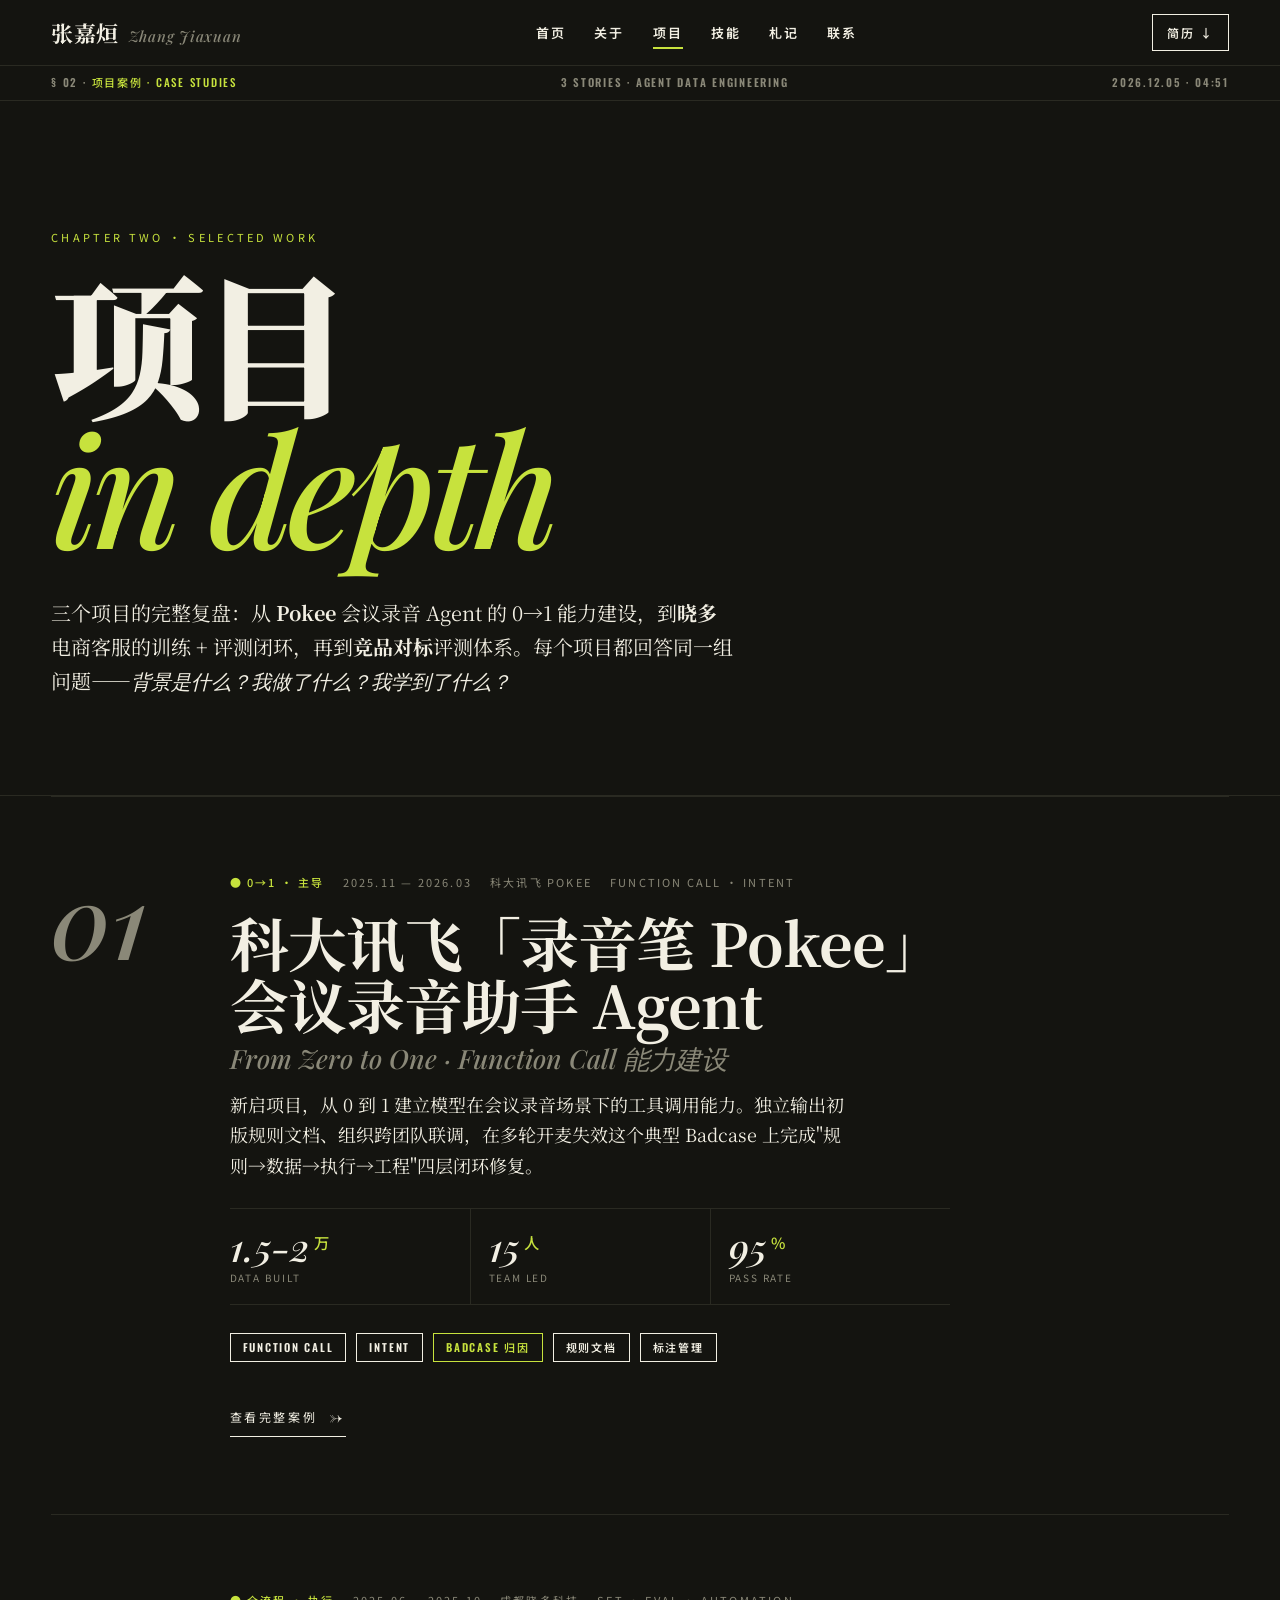
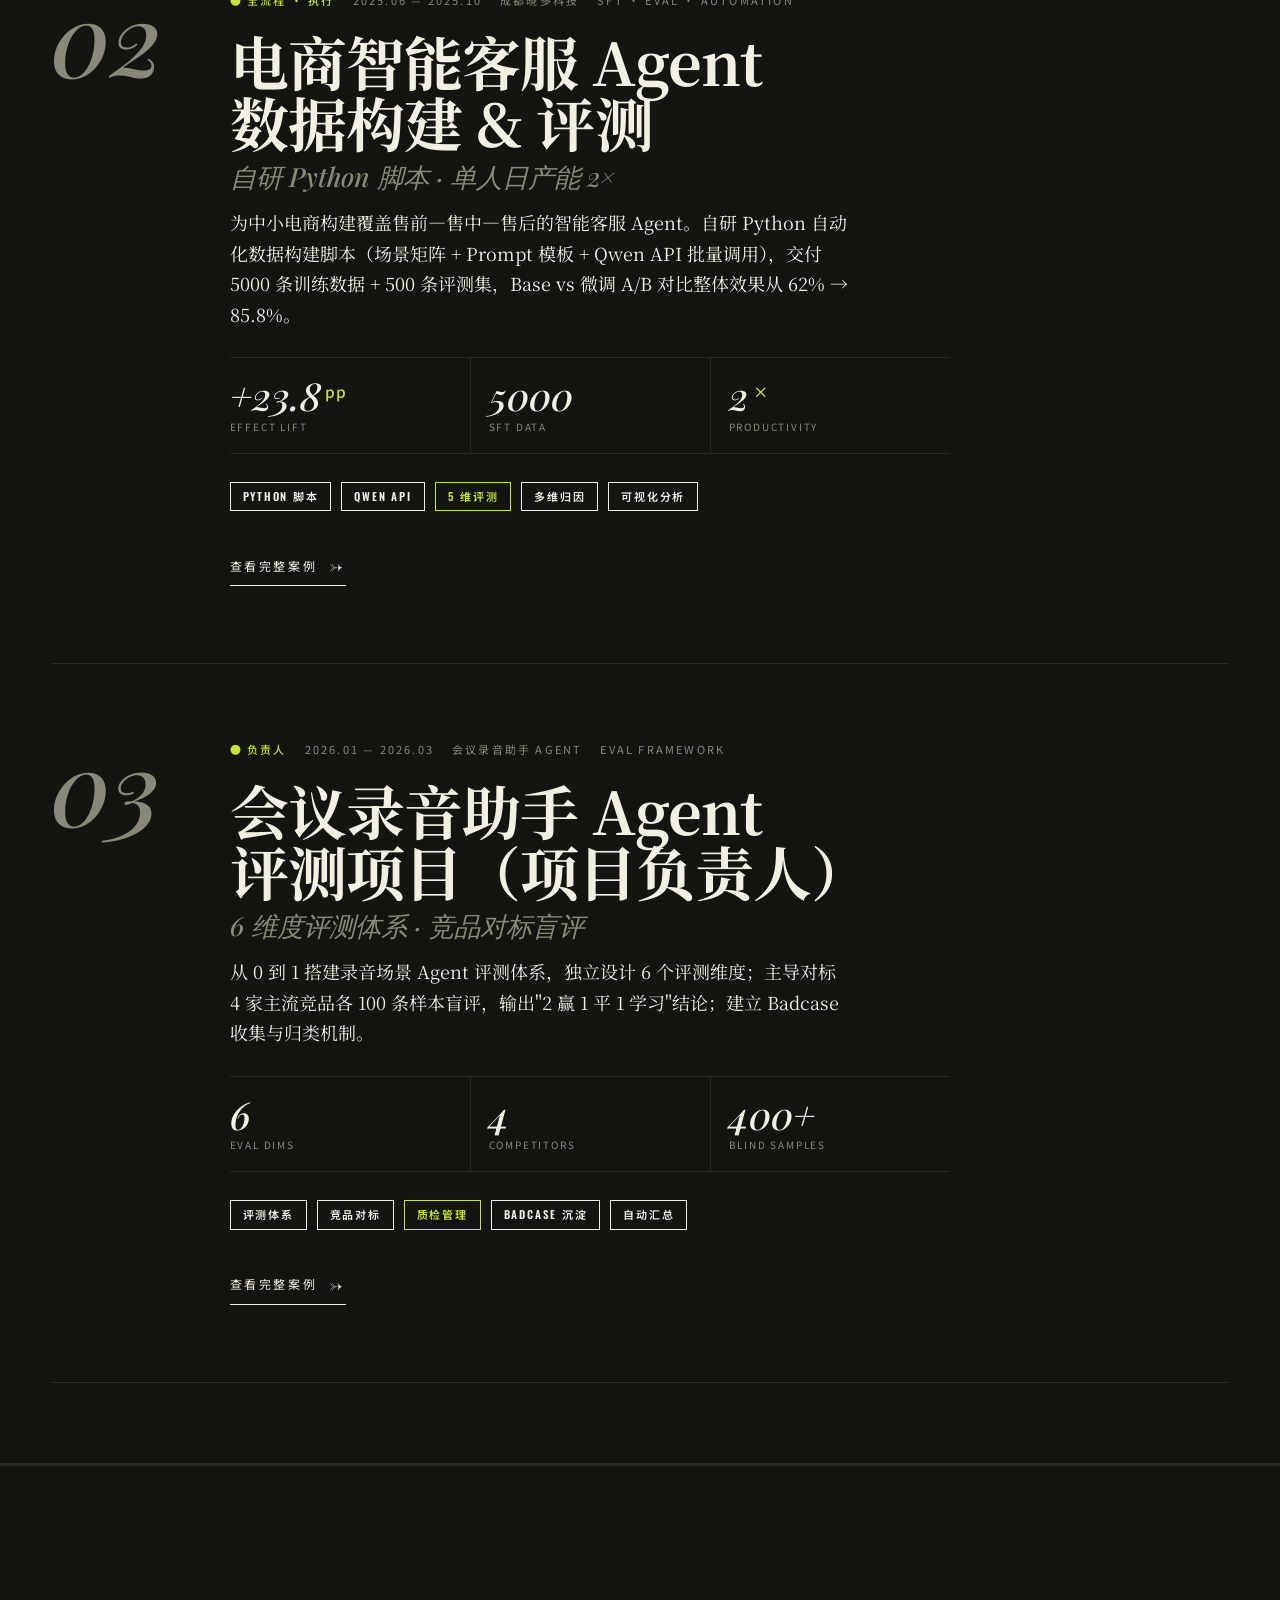
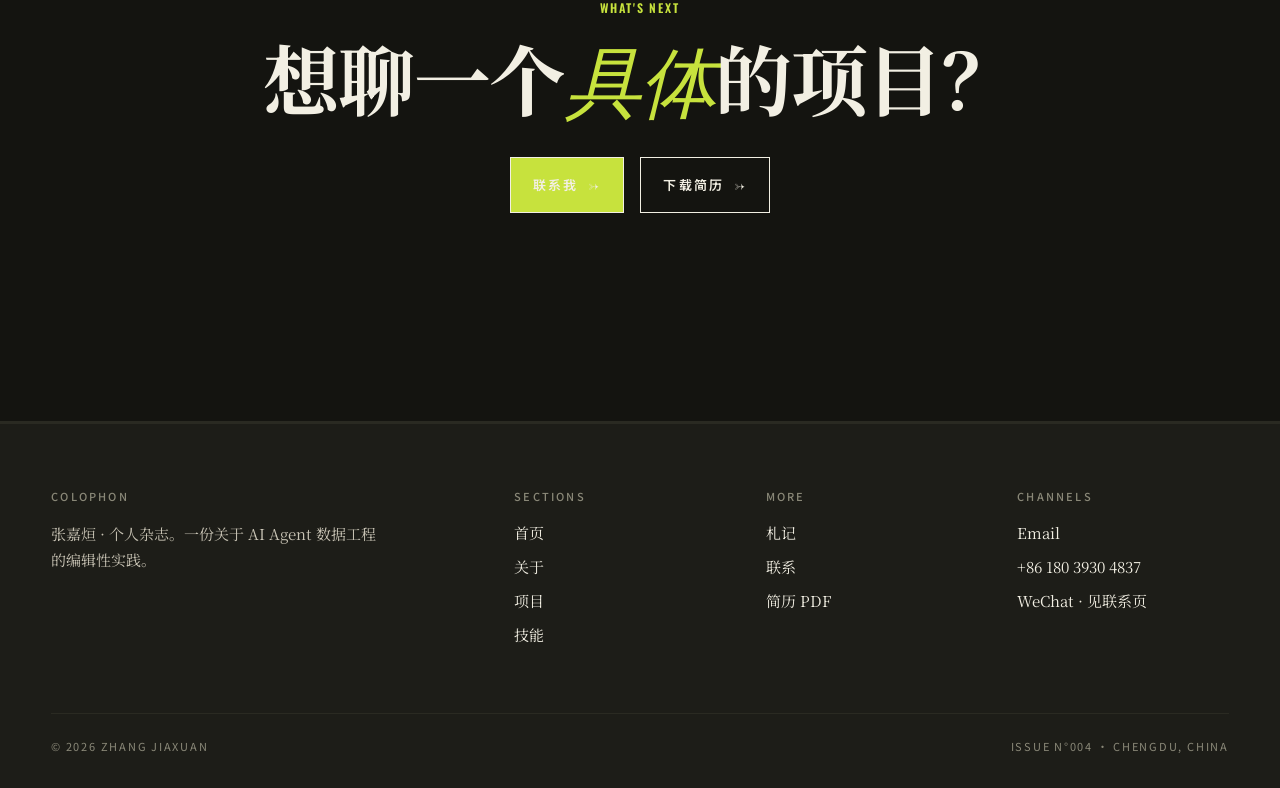
<file: projects.html>
<!DOCTYPE html>
<html lang="zh-CN">
<head>
<meta charset="UTF-8">
<meta name="viewport" content="width=device-width, initial-scale=1.0">
<title>项目案例 · 张嘉烜</title>
<link rel="stylesheet" href="shared/site.css">
<link rel="stylesheet" href="shared/theme.css">
<style>
  .page-hero {
    padding: clamp(60px, 10vw, 140px) 0 clamp(48px, 6vw, 80px);
    border-bottom: 1px solid var(--rule);
  }
  .page-hero .kicker {
    font-family: var(--sans); font-size: 11px; letter-spacing: 0.3em;
    text-transform: uppercase; color: var(--accent);
    margin-bottom: 24px; display: block;
  }
  .page-hero h1 {
    font-family: var(--serif-sc); font-weight: 900;
    font-size: clamp(64px, 12vw, 200px); line-height: 0.92;
    letter-spacing: -0.035em; margin: 0;
  }
  .page-hero h1 em {
    font-family: var(--serif-en); font-style: italic; font-weight: 500; color: var(--accent);
  }
  .page-hero .intro {
    font-family: var(--serif-sc); font-size: 20px; line-height: 1.7;
    max-width: 62ch; margin-top: 40px; color: var(--ink);
  }

  .project {
    padding: clamp(40px, 6vw, 80px) 0;
    border-top: 1px solid var(--rule);
  }
  .project:last-of-type { border-bottom: 1px solid var(--rule); }
  .project-inner {
    display: grid;
    grid-template-columns: 140px 1fr;
    gap: clamp(24px, 3vw, 48px);
  }
  @media (max-width: 780px) { .project-inner { grid-template-columns: 1fr; gap: 12px; } }
  .project .big-idx {
    font-family: var(--serif-en); font-style: italic; font-weight: 500;
    font-size: clamp(64px, 8vw, 120px); line-height: 0.85; color: var(--muted);
  }
  .project .meta-row {
    display: flex; flex-wrap: wrap; gap: 18px;
    font-family: var(--sans); font-size: 11px; letter-spacing: 0.2em;
    text-transform: uppercase; color: var(--muted); margin-bottom: 20px;
  }
  .project .meta-row .accent { color: var(--accent); font-weight: 500; }
  .project h2 {
    font-family: var(--serif-sc); font-weight: 700;
    font-size: clamp(36px, 4.6vw, 68px); line-height: 1.05;
    letter-spacing: -0.015em; margin: 0 0 16px;
  }
  .project h2 .sub {
    display: block; font-family: var(--serif-en); font-style: italic; font-weight: 500;
    font-size: 0.45em; color: var(--muted); margin-top: 10px; letter-spacing: 0;
  }
  .project .excerpt {
    font-family: var(--serif-sc); font-size: 18px; line-height: 1.7;
    max-width: 62ch; margin: 0 0 28px;
  }
  .project .outcomes {
    display: grid;
    grid-template-columns: repeat(3, 1fr);
    gap: 0;
    border-top: 1px solid var(--rule);
    border-bottom: 1px solid var(--rule);
    margin: 24px 0 28px;
    max-width: 720px;
  }
  @media (max-width: 780px) { .project .outcomes { grid-template-columns: repeat(3, 1fr); } }
  .project .outcomes .out {
    padding: 18px 18px 18px 0; border-left: 1px solid var(--rule);
    padding-left: 18px;
  }
  .project .outcomes .out:first-child { border-left: 0; padding-left: 0; }
  .project .outcomes .v {
    font-family: var(--serif-en); font-style: italic; font-weight: 500;
    font-size: clamp(28px, 3vw, 42px); line-height: 1; color: var(--ink);
  }
  .project .outcomes .v sup {
    font-family: var(--sans); font-style: normal; font-size: 0.4em;
    color: var(--accent); letter-spacing: 0.1em; margin-left: 4px;
  }
  .project .outcomes .l {
    font-family: var(--sans); font-size: 10px; letter-spacing: 0.18em;
    text-transform: uppercase; color: var(--muted); margin-top: 4px;
  }
  .project .go-link {
    display: inline-flex; align-items: center; gap: 12px;
    font-family: var(--sans); font-size: 12px; letter-spacing: 0.22em;
    text-transform: uppercase; border-bottom: 1px solid var(--ink);
    padding-bottom: 4px; transition: all 0.2s;
  }
  .project .go-link:hover { color: var(--accent); border-color: var(--accent); }
  .project .go-link::after { content: '→'; font-family: var(--serif-en); font-size: 20px; }
  .project .tags { margin-top: 10px; }
</style>
</head>
<body data-palette="chartreuse" data-type-mood="press" data-drama="loud">

<header class="masthead">
  <div class="masthead-inner">
    <a href="index.html" class="brand">张嘉烜<span class="brand-en">Zhang Jiaxuan</span></a>
    <nav class="nav hidden-mobile">
      <a href="index.html">首页</a>
      <a href="about.html">关于</a>
      <a href="projects.html" class="active">项目</a>
      <a href="skills.html">技能</a>
      <a href="blog.html">札记</a>
      <a href="contact.html">联系</a>
    </nav>
    <a class="nav-cta" href="public/resume.pdf" download>简历 ↓</a>
  </div>
</header>

<div class="issue-bar">
  <div class="issue-bar-inner">
    <span>§ 02 · <span class="accent">项目案例 · Case Studies</span></span>
    <span class="hidden-mobile">3 STORIES · AGENT DATA ENGINEERING</span>
    <span data-clock>—</span>
  </div>
</div>

<section class="page-hero">
  <div class="wrap">
    <span class="kicker reveal">Chapter Two · Selected Work</span>
    <h1 class="reveal">项目<br><em>in depth</em></h1>
    <p class="intro reveal">
      三个项目的完整复盘：从 <b>Pokee</b> 会议录音 Agent 的 0→1 能力建设，到<b>晓多</b>电商客服的训练 + 评测闭环，再到<b>竞品对标</b>评测体系。每个项目都回答同一组问题——<em class="italic-serif">背景是什么？我做了什么？我学到了什么？</em>
    </p>
  </div>
</section>

<section>
  <div class="wrap">

    <article class="project reveal">
      <div class="project-inner">
        <span class="big-idx">01</span>
        <div>
          <div class="meta-row">
            <span class="accent">● 0→1 · 主导</span>
            <span>2025.11 — 2026.03</span>
            <span>科大讯飞 Pokee</span>
            <span>FUNCTION CALL · INTENT</span>
          </div>
          <h2>科大讯飞「录音笔 Pokee」<br>会议录音助手 Agent
            <span class="sub">From Zero to One · Function Call 能力建设</span>
          </h2>
          <p class="excerpt">
            新启项目，从 0 到 1 建立模型在会议录音场景下的工具调用能力。独立输出初版规则文档、组织跨团队联调，在多轮开麦失效这个典型 Badcase 上完成"规则→数据→执行→工程"四层闭环修复。
          </p>

          <div class="outcomes">
            <div class="out"><div class="v">1.5-2<sup>万</sup></div><div class="l">Data Built</div></div>
            <div class="out"><div class="v">15<sup>人</sup></div><div class="l">Team Led</div></div>
            <div class="out"><div class="v">95<sup>%</sup></div><div class="l">Pass Rate</div></div>
          </div>

          <div class="tags">
            <span class="tag">Function Call</span>
            <span class="tag">Intent</span>
            <span class="tag accent">Badcase 归因</span>
            <span class="tag">规则文档</span>
            <span class="tag">标注管理</span>
          </div>

          <div style="margin-top: 32px;">
            <a class="go-link" href="projects/pokee.html">查看完整案例</a>
          </div>
        </div>
      </div>
    </article>

    <article class="project reveal">
      <div class="project-inner">
        <span class="big-idx">02</span>
        <div>
          <div class="meta-row">
            <span class="accent">● 全流程 · 执行</span>
            <span>2025.06 — 2025.10</span>
            <span>成都晓多科技</span>
            <span>SFT · EVAL · AUTOMATION</span>
          </div>
          <h2>电商智能客服 Agent<br>数据构建 &amp; 评测
            <span class="sub">自研 Python 脚本 · 单人日产能 2×</span>
          </h2>
          <p class="excerpt">
            为中小电商构建覆盖售前—售中—售后的智能客服 Agent。自研 Python 自动化数据构建脚本（场景矩阵 + Prompt 模板 + Qwen API 批量调用），交付 5000 条训练数据 + 500 条评测集，Base vs 微调 A/B 对比整体效果从 62% → 85.8%。
          </p>

          <div class="outcomes">
            <div class="out"><div class="v">+23.8<sup>pp</sup></div><div class="l">Effect Lift</div></div>
            <div class="out"><div class="v">5000</div><div class="l">SFT Data</div></div>
            <div class="out"><div class="v">2<sup>×</sup></div><div class="l">Productivity</div></div>
          </div>

          <div class="tags">
            <span class="tag">Python 脚本</span>
            <span class="tag">Qwen API</span>
            <span class="tag accent">5 维评测</span>
            <span class="tag">多维归因</span>
            <span class="tag">可视化分析</span>
          </div>

          <div style="margin-top: 32px;">
            <a class="go-link" href="projects/xiaoduo.html">查看完整案例</a>
          </div>
        </div>
      </div>
    </article>

    <article class="project reveal">
      <div class="project-inner">
        <span class="big-idx">03</span>
        <div>
          <div class="meta-row">
            <span class="accent">● 负责人</span>
            <span>2026.01 — 2026.03</span>
            <span>会议录音助手 Agent</span>
            <span>EVAL FRAMEWORK</span>
          </div>
          <h2>会议录音助手 Agent<br>评测项目（项目负责人）
            <span class="sub">6 维度评测体系 · 竞品对标盲评</span>
          </h2>
          <p class="excerpt">
            从 0 到 1 搭建录音场景 Agent 评测体系，独立设计 6 个评测维度；主导对标 4 家主流竞品各 100 条样本盲评，输出"2 赢 1 平 1 学习"结论；建立 Badcase 收集与归类机制。
          </p>

          <div class="outcomes">
            <div class="out"><div class="v">6</div><div class="l">Eval Dims</div></div>
            <div class="out"><div class="v">4</div><div class="l">Competitors</div></div>
            <div class="out"><div class="v">400+</div><div class="l">Blind Samples</div></div>
          </div>

          <div class="tags">
            <span class="tag">评测体系</span>
            <span class="tag">竞品对标</span>
            <span class="tag accent">质检管理</span>
            <span class="tag">Badcase 沉淀</span>
            <span class="tag">自动汇总</span>
          </div>

          <div style="margin-top: 32px;">
            <a class="go-link" href="projects/evaluation.html">查看完整案例</a>
          </div>
        </div>
      </div>
    </article>

  </div>
</section>

<section class="contact-cta" style="padding: clamp(60px,10vw,140px) 0; text-align:center; border-top: 3px solid var(--rule); margin-top: 80px;">
  <div class="wrap reveal">
    <span class="eyebrow">What's Next</span>
    <h2 style="font-family: var(--serif-sc); font-weight: 700; font-size: clamp(44px, 6vw, 96px); line-height: 1; letter-spacing: -0.02em; margin: 20px 0;">
      想聊一个<em class="italic-serif accent-text">具体</em>的项目？
    </h2>
    <div style="display:flex; gap: 16px; justify-content: center; flex-wrap: wrap; margin-top: 40px;">
      <a class="btn accent btn-arrow" href="contact.html">联系我</a>
      <a class="btn btn-arrow" href="public/resume.pdf" download>下载简历</a>
    </div>
  </div>
</section>

<footer class="site-footer">
  <div class="wrap">
    <div class="footer-grid">
      <div><h4>Colophon</h4><p style="font-family: var(--serif-sc); font-size: 15px; line-height: 1.7; color: #c9c4b5; margin: 0; max-width: 42ch;">张嘉烜 · 个人杂志。一份关于 AI Agent 数据工程的编辑性实践。</p></div>
      <div><h4>Sections</h4><ul><li><a href="index.html">首页</a></li><li><a href="about.html">关于</a></li><li><a href="projects.html">项目</a></li><li><a href="skills.html">技能</a></li></ul></div>
      <div><h4>More</h4><ul><li><a href="blog.html">札记</a></li><li><a href="contact.html">联系</a></li><li><a href="public/resume.pdf" download>简历 PDF</a></li></ul></div>
      <div><h4>Channels</h4><ul><li><a href="mailto:2128324212@stu.htu.edu.cn">Email</a></li><li><a href="tel:+8618039304837">+86 180 3930 4837</a></li><li>WeChat · 见联系页</li></ul></div>
    </div>
    <div class="footer-bottom"><span>© 2026 Zhang Jiaxuan</span><span>Issue N°004 · Chengdu, China</span></div>
  </div>
</footer>

<script src="shared/site.js"></script>
</body>
</html>
</file>
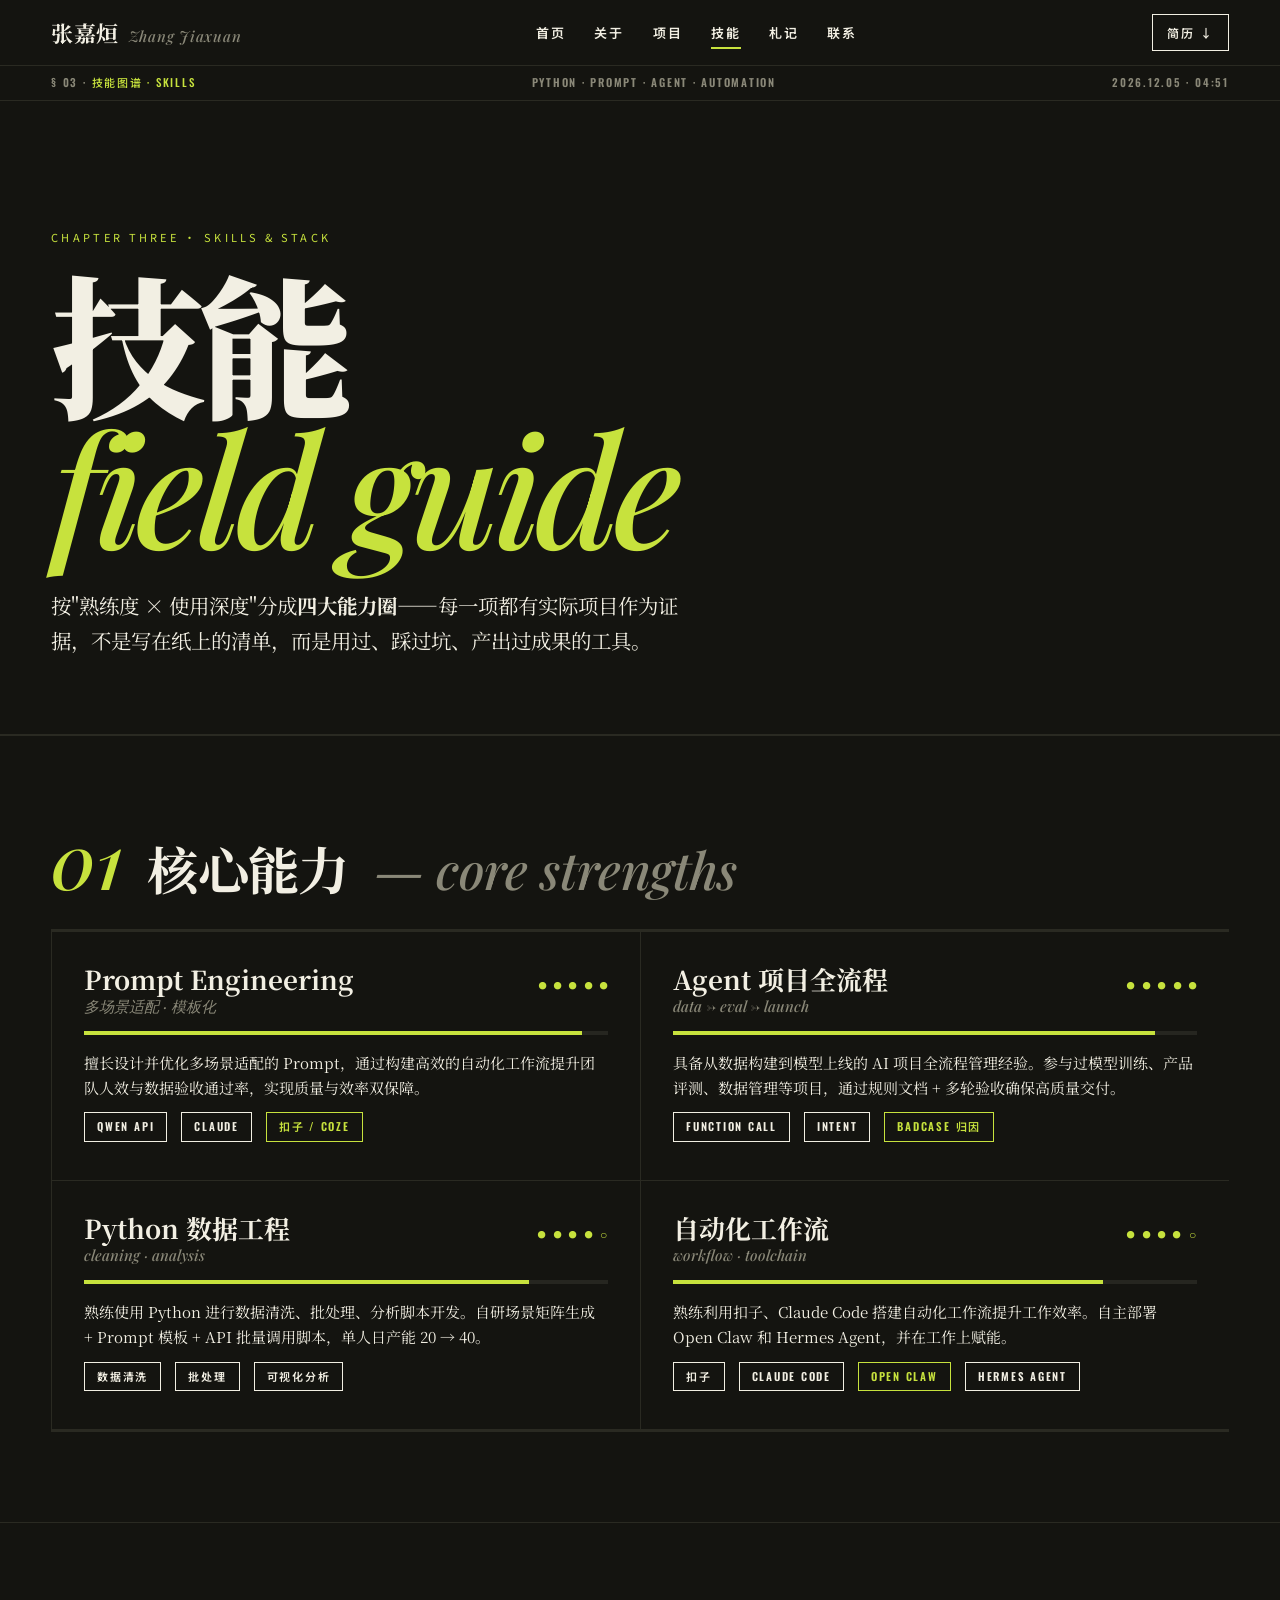
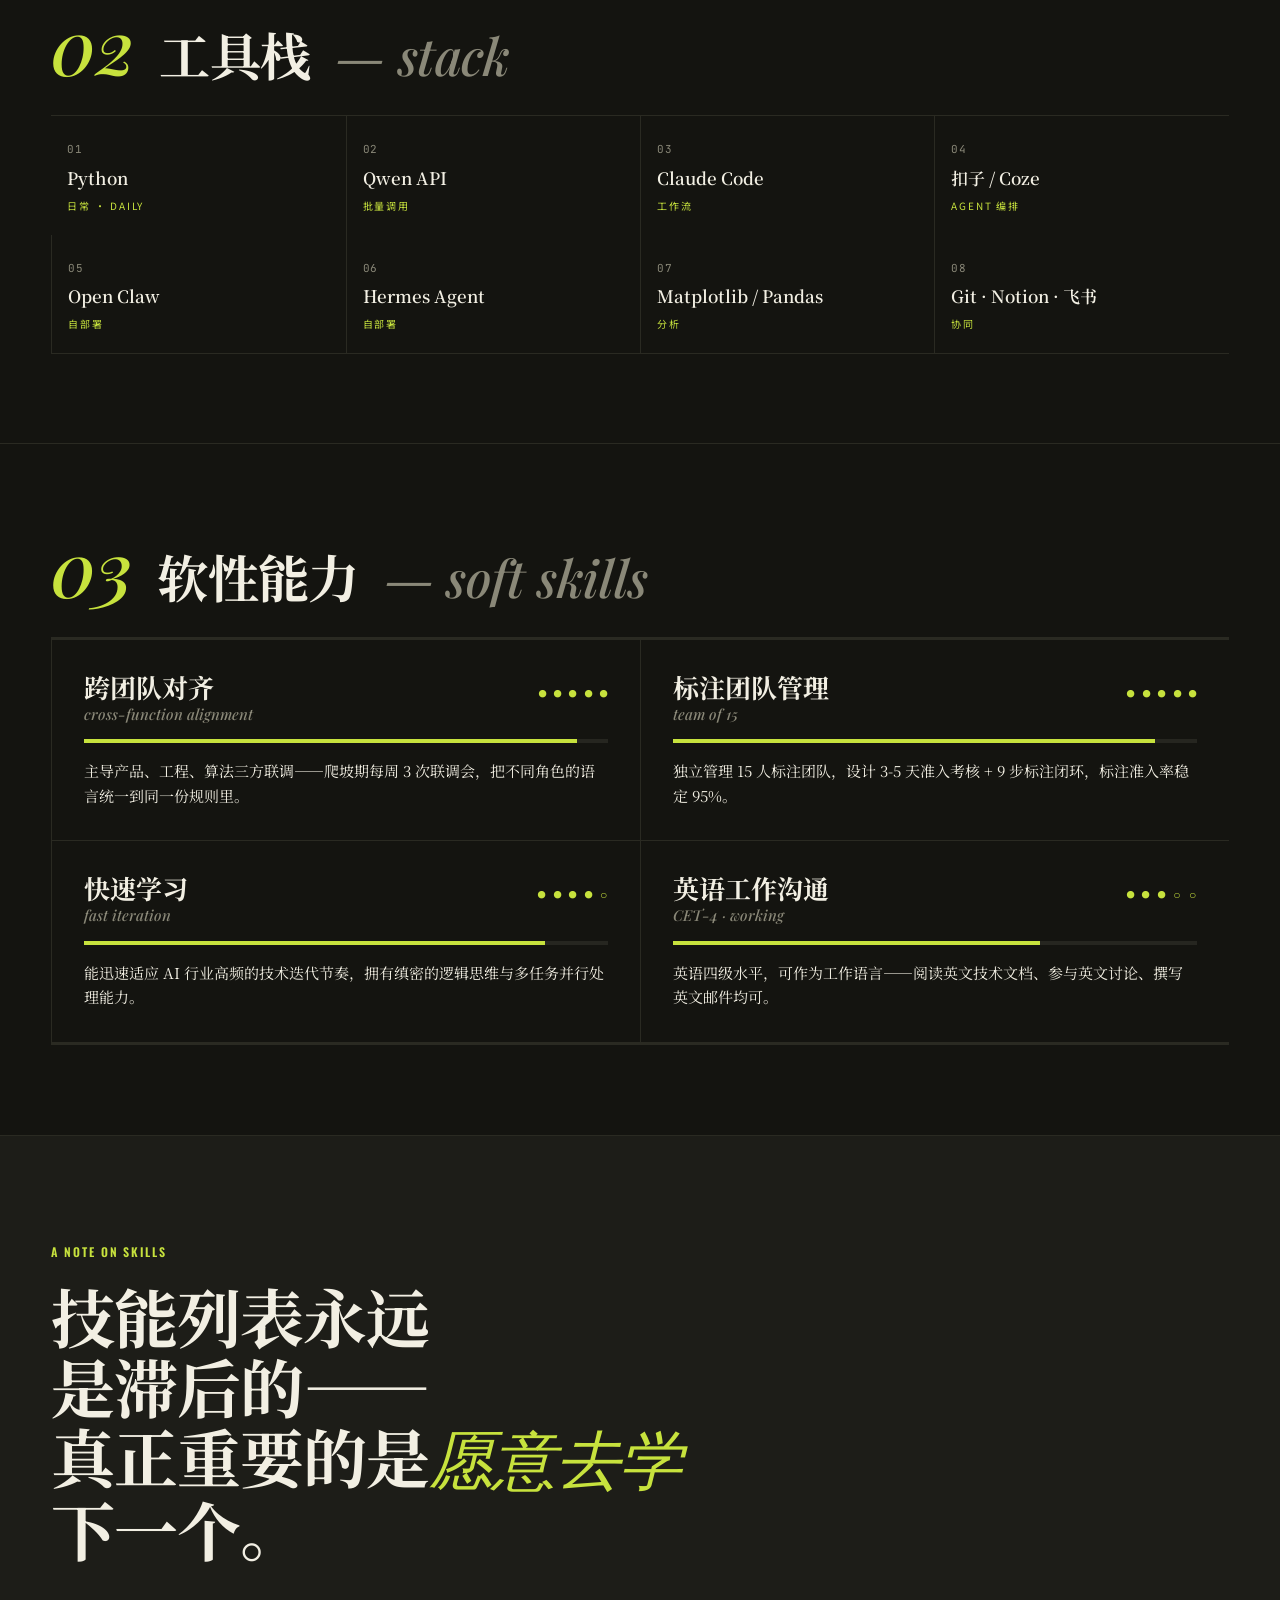
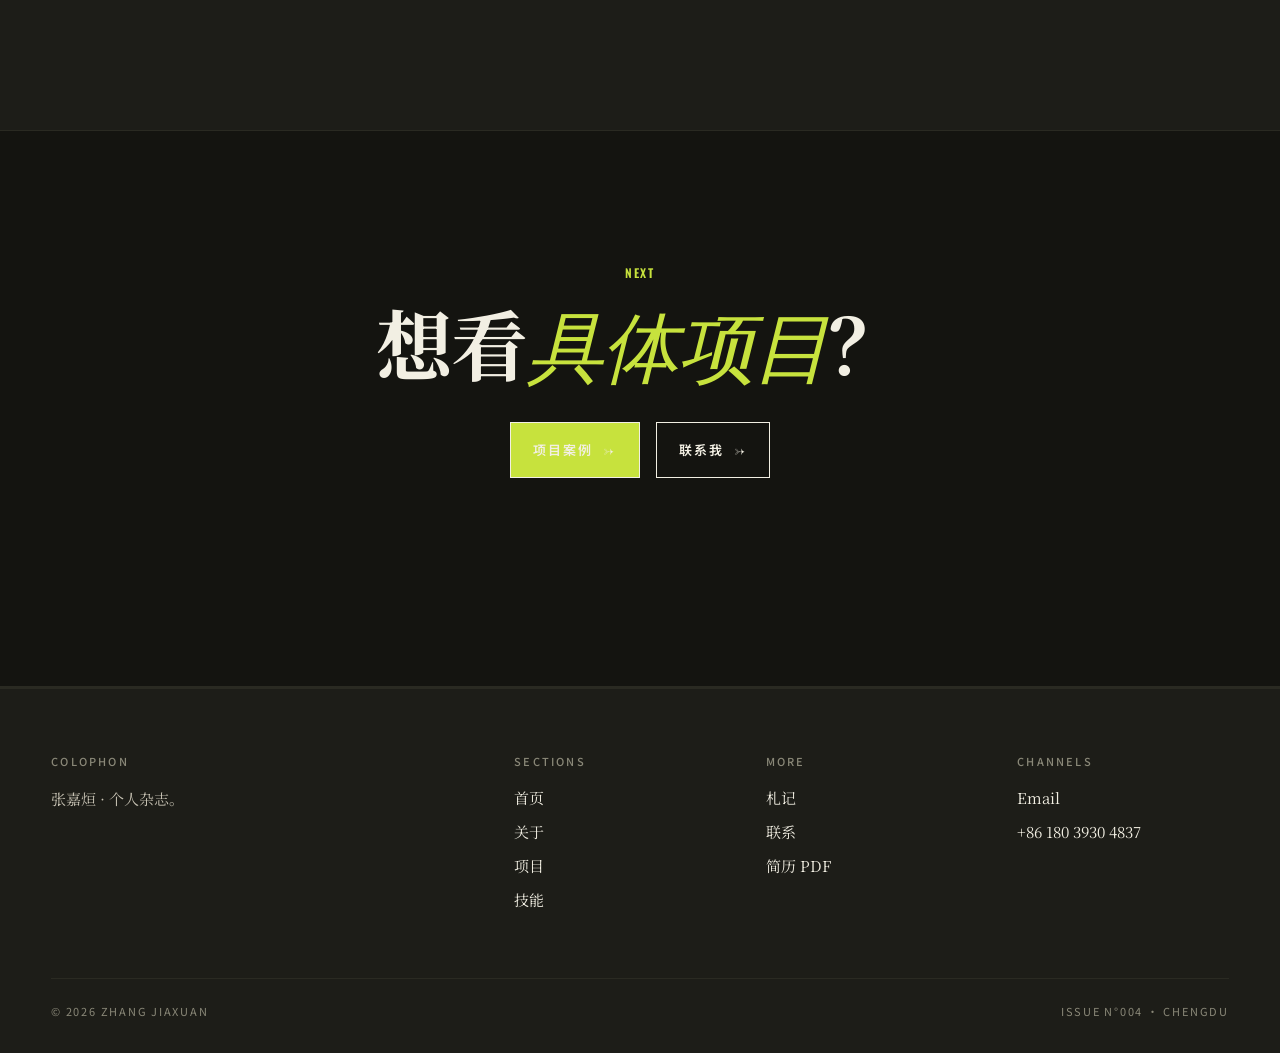
<file: skills.html>
<!DOCTYPE html>
<html lang="zh-CN">
<head>
<meta charset="UTF-8"><meta name="viewport" content="width=device-width, initial-scale=1.0">
<title>技能 · 张嘉烜</title>
<link rel="stylesheet" href="shared/site.css">
<link rel="stylesheet" href="shared/theme.css">
<style>
  .page-hero { padding: clamp(60px,10vw,140px) 0 clamp(40px,6vw,80px); border-bottom:1px solid var(--rule); }
  .page-hero .kicker { font-family:var(--sans);font-size:11px;letter-spacing:.3em;text-transform:uppercase;color:var(--accent);margin-bottom:24px;display:block; }
  .page-hero h1 { font-family:var(--serif-sc);font-weight:900;font-size:clamp(64px,12vw,200px);line-height:.92;letter-spacing:-.035em;margin:0; }
  .page-hero h1 em { font-family:var(--serif-en);font-style:italic;font-weight:500;color:var(--accent); }
  .page-hero .intro { font-family:var(--serif-sc);font-size:clamp(18px,1.6vw,22px);line-height:1.7;max-width:60ch;margin:32px 0 0; }

  .skill-block { padding: clamp(48px,7vw,96px) 0; border-top:1px solid var(--rule); }
  .skill-head { display:flex;align-items:baseline;gap:24px;margin-bottom:32px; }
  .skill-head .num { font-family:var(--serif-en);font-style:italic;font-weight:500;font-size:clamp(60px,6vw,100px);line-height:.85;color:var(--accent); }
  .skill-head h2 { font-family:var(--serif-sc);font-weight:700;font-size:clamp(32px,4vw,56px);line-height:1.05;letter-spacing:-.012em;margin:0; }
  .skill-head h2 em { font-family:var(--serif-en);font-style:italic;font-weight:500;color:var(--muted); }

  .skill-grid { display:grid;grid-template-columns:repeat(2,1fr);gap:0;border-top:3px solid var(--rule);border-bottom:3px solid var(--rule); }
  @media (max-width:780px){.skill-grid{grid-template-columns:1fr;}}
  .skill { padding:32px;border-left:1px solid var(--rule);border-top:1px solid var(--rule); }
  .skill:first-child,.skill:nth-child(2){border-top:0;}
  @media (max-width:780px){.skill{border-left:0;}.skill:nth-child(2){border-top:1px solid var(--rule);}}
  .skill .head { display:flex;justify-content:space-between;align-items:baseline;margin-bottom:14px; }
  .skill h3 { font-family:var(--serif-sc);font-weight:700;font-size:26px;line-height:1.15;margin:0; }
  .skill h3 em { display:block;font-family:var(--serif-en);font-style:italic;font-weight:500;font-size:15px;color:var(--muted);margin-top:4px; }
  .skill .lvl { font-family:var(--mono);font-size:12px;color:var(--accent);letter-spacing:.06em; }
  .skill .bar { height:4px;background:var(--paper-3);position:relative;overflow:hidden;margin:16px 0; }
  .skill .bar span { position:absolute;inset:0 auto 0 0;background:var(--accent); }
  .skill p { font-family:var(--serif-sc);font-size:15px;line-height:1.65;color:var(--ink);margin:0; }
  .skill .proofs { margin-top:12px;display:flex;gap:8px;flex-wrap:wrap; }

  .stack-list { display:grid;grid-template-columns:repeat(4,1fr);gap:0;border-top:1px solid var(--rule);border-bottom:1px solid var(--rule); }
  @media (max-width:780px){.stack-list{grid-template-columns:repeat(2,1fr);}}
  .stack-list .it { padding:18px 16px;border-left:1px solid var(--rule); }
  .stack-list .it:first-child{border-left:0;}
  @media (max-width:780px){.stack-list .it:nth-child(2n+1){border-left:0;}.stack-list .it:nth-child(n+3){border-top:1px solid var(--rule);}}
  .stack-list .it .n { font-family:var(--mono);font-size:11px;color:var(--muted);letter-spacing:.06em; }
  .stack-list .it .t { font-family:var(--serif-sc);font-weight:600;font-size:17px;margin-top:4px; }
  .stack-list .it .u { font-family:var(--sans);font-size:10px;letter-spacing:.18em;text-transform:uppercase;color:var(--accent);margin-top:6px; }

  .manifesto { padding:clamp(48px,8vw,120px) 0; background:var(--paper-2);border-top:1px solid var(--rule);border-bottom:1px solid var(--rule); }
  .manifesto .big { font-family:var(--serif-sc);font-weight:700;font-size:clamp(36px,5vw,72px);line-height:1.1;letter-spacing:-.015em;max-width:18ch;text-wrap:balance; }
  .manifesto .big em { font-family:var(--serif-en);font-style:italic;font-weight:500;color:var(--accent); }
</style>
</head>
<body data-palette="chartreuse" data-type-mood="press" data-drama="loud">

<header class="masthead"><div class="masthead-inner">
  <a href="index.html" class="brand">张嘉烜<span class="brand-en">Zhang Jiaxuan</span></a>
  <nav class="nav hidden-mobile">
    <a href="index.html">首页</a><a href="about.html">关于</a>
    <a href="projects.html">项目</a><a href="skills.html" class="active">技能</a>
    <a href="blog.html">札记</a><a href="contact.html">联系</a>
  </nav>
  <a class="nav-cta" href="public/resume.pdf" download>简历 ↓</a>
</div></header>

<div class="issue-bar"><div class="issue-bar-inner">
  <span>§ 03 · <span class="accent">技能图谱 · Skills</span></span>
  <span class="hidden-mobile">PYTHON · PROMPT · AGENT · AUTOMATION</span>
  <span data-clock>—</span>
</div></div>

<section class="page-hero"><div class="wrap">
  <span class="kicker reveal">Chapter Three · Skills & Stack</span>
  <h1 class="reveal">技能<br><em>field guide</em></h1>
  <p class="intro reveal">
    按"熟练度 × 使用深度"分成<b>四大能力圈</b>——每一项都有实际项目作为证据，不是写在纸上的清单，而是用过、踩过坑、产出过成果的工具。
  </p>
</div></section>

<section class="skill-block"><div class="wrap">
  <div class="skill-head reveal"><span class="num">01</span><h2>核心能力<em>&nbsp; — core strengths</em></h2></div>
  <div class="skill-grid reveal-stagger">
    <div class="skill">
      <div class="head"><h3>Prompt Engineering<em>多场景适配 · 模板化</em></h3><span class="lvl">● ● ● ● ●</span></div>
      <div class="bar"><span style="width:95%"></span></div>
      <p>擅长设计并优化多场景适配的 Prompt，通过构建高效的自动化工作流提升团队人效与数据验收通过率，实现质量与效率双保障。</p>
      <div class="proofs"><span class="tag">Qwen API</span><span class="tag">Claude</span><span class="tag accent">扣子 / Coze</span></div>
    </div>
    <div class="skill">
      <div class="head"><h3>Agent 项目全流程<em>data → eval → launch</em></h3><span class="lvl">● ● ● ● ●</span></div>
      <div class="bar"><span style="width:92%"></span></div>
      <p>具备从数据构建到模型上线的 AI 项目全流程管理经验。参与过模型训练、产品评测、数据管理等项目，通过规则文档 + 多轮验收确保高质量交付。</p>
      <div class="proofs"><span class="tag">Function Call</span><span class="tag">Intent</span><span class="tag accent">Badcase 归因</span></div>
    </div>
    <div class="skill">
      <div class="head"><h3>Python 数据工程<em>cleaning · analysis</em></h3><span class="lvl">● ● ● ● ○</span></div>
      <div class="bar"><span style="width:85%"></span></div>
      <p>熟练使用 Python 进行数据清洗、批处理、分析脚本开发。自研场景矩阵生成 + Prompt 模板 + API 批量调用脚本，单人日产能 20 → 40。</p>
      <div class="proofs"><span class="tag">数据清洗</span><span class="tag">批处理</span><span class="tag">可视化分析</span></div>
    </div>
    <div class="skill">
      <div class="head"><h3>自动化工作流<em>workflow · toolchain</em></h3><span class="lvl">● ● ● ● ○</span></div>
      <div class="bar"><span style="width:82%"></span></div>
      <p>熟练利用扣子、Claude Code 搭建自动化工作流提升工作效率。自主部署 Open Claw 和 Hermes Agent，并在工作上赋能。</p>
      <div class="proofs"><span class="tag">扣子</span><span class="tag">Claude Code</span><span class="tag accent">Open Claw</span><span class="tag">Hermes Agent</span></div>
    </div>
  </div>
</div></section>

<section class="skill-block"><div class="wrap">
  <div class="skill-head reveal"><span class="num">02</span><h2>工具栈<em>&nbsp; — stack</em></h2></div>
  <div class="stack-list reveal-stagger">
    <div class="it"><span class="n">01</span><div class="t">Python</div><span class="u">日常 · Daily</span></div>
    <div class="it"><span class="n">02</span><div class="t">Qwen API</div><span class="u">批量调用</span></div>
    <div class="it"><span class="n">03</span><div class="t">Claude Code</div><span class="u">工作流</span></div>
    <div class="it"><span class="n">04</span><div class="t">扣子 / Coze</div><span class="u">Agent 编排</span></div>
    <div class="it"><span class="n">05</span><div class="t">Open Claw</div><span class="u">自部署</span></div>
    <div class="it"><span class="n">06</span><div class="t">Hermes Agent</div><span class="u">自部署</span></div>
    <div class="it"><span class="n">07</span><div class="t">Matplotlib / Pandas</div><span class="u">分析</span></div>
    <div class="it"><span class="n">08</span><div class="t">Git · Notion · 飞书</div><span class="u">协同</span></div>
  </div>
</div></section>

<section class="skill-block"><div class="wrap">
  <div class="skill-head reveal"><span class="num">03</span><h2>软性能力<em>&nbsp; — soft skills</em></h2></div>
  <div class="skill-grid reveal-stagger">
    <div class="skill">
      <div class="head"><h3>跨团队对齐<em>cross-function alignment</em></h3><span class="lvl">● ● ● ● ●</span></div>
      <div class="bar"><span style="width:94%"></span></div>
      <p>主导产品、工程、算法三方联调——爬坡期每周 3 次联调会，把不同角色的语言统一到同一份规则里。</p>
    </div>
    <div class="skill">
      <div class="head"><h3>标注团队管理<em>team of 15</em></h3><span class="lvl">● ● ● ● ●</span></div>
      <div class="bar"><span style="width:92%"></span></div>
      <p>独立管理 15 人标注团队，设计 3-5 天准入考核 + 9 步标注闭环，标注准入率稳定 95%。</p>
    </div>
    <div class="skill">
      <div class="head"><h3>快速学习<em>fast iteration</em></h3><span class="lvl">● ● ● ● ○</span></div>
      <div class="bar"><span style="width:88%"></span></div>
      <p>能迅速适应 AI 行业高频的技术迭代节奏，拥有缜密的逻辑思维与多任务并行处理能力。</p>
    </div>
    <div class="skill">
      <div class="head"><h3>英语工作沟通<em>CET-4 · working</em></h3><span class="lvl">● ● ● ○ ○</span></div>
      <div class="bar"><span style="width:70%"></span></div>
      <p>英语四级水平，可作为工作语言——阅读英文技术文档、参与英文讨论、撰写英文邮件均可。</p>
    </div>
  </div>
</div></section>

<section class="manifesto reveal">
  <div class="wrap">
    <span class="eyebrow">A Note on Skills</span>
    <p class="big" style="margin-top:16px;">
      技能列表永远是滞后的——<br>
      真正重要的是<em>愿意去学</em>下一个。
    </p>
  </div>
</section>

<section class="contact-cta" style="padding:clamp(60px,10vw,140px) 0;text-align:center;">
  <div class="wrap reveal">
    <span class="eyebrow">Next</span>
    <h2 style="font-family:var(--serif-sc);font-weight:700;font-size:clamp(44px,6vw,96px);line-height:1;letter-spacing:-.02em;margin:20px 0;">
      想看<em class="italic-serif accent-text">具体项目</em>？
    </h2>
    <div style="display:flex;gap:16px;justify-content:center;flex-wrap:wrap;margin-top:40px;">
      <a class="btn accent btn-arrow" href="projects.html">项目案例</a>
      <a class="btn btn-arrow" href="contact.html">联系我</a>
    </div>
  </div>
</section>

<footer class="site-footer"><div class="wrap">
  <div class="footer-grid">
    <div><h4>Colophon</h4><p style="font-family:var(--serif-sc);font-size:15px;line-height:1.7;color:#c9c4b5;margin:0;max-width:42ch;">张嘉烜 · 个人杂志。</p></div>
    <div><h4>Sections</h4><ul><li><a href="index.html">首页</a></li><li><a href="about.html">关于</a></li><li><a href="projects.html">项目</a></li><li><a href="skills.html">技能</a></li></ul></div>
    <div><h4>More</h4><ul><li><a href="blog.html">札记</a></li><li><a href="contact.html">联系</a></li><li><a href="public/resume.pdf" download>简历 PDF</a></li></ul></div>
    <div><h4>Channels</h4><ul><li><a href="mailto:2128324212@stu.htu.edu.cn">Email</a></li><li><a href="tel:+8618039304837">+86 180 3930 4837</a></li></ul></div>
  </div>
  <div class="footer-bottom"><span>© 2026 Zhang Jiaxuan</span><span>Issue N°004 · Chengdu</span></div>
</div></footer>

<script src="shared/site.js"></script>
</body></html>
</file>
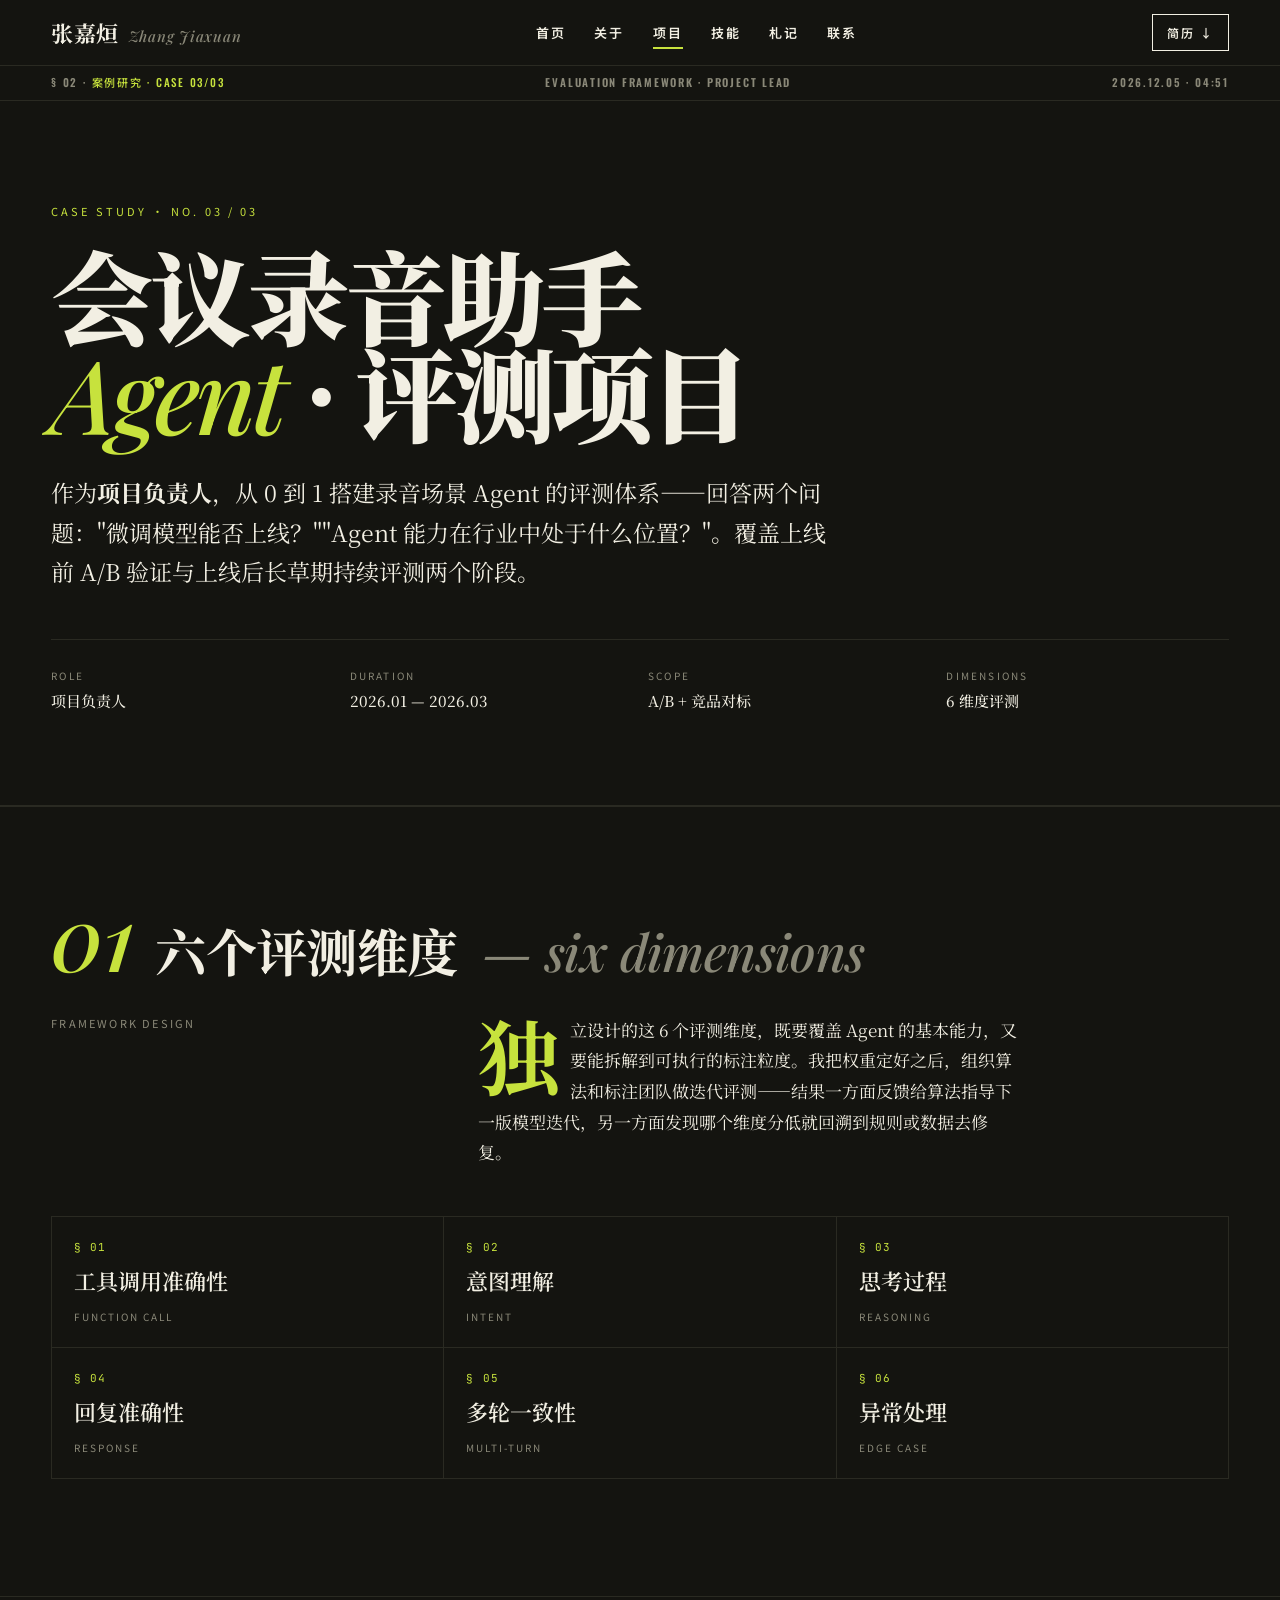
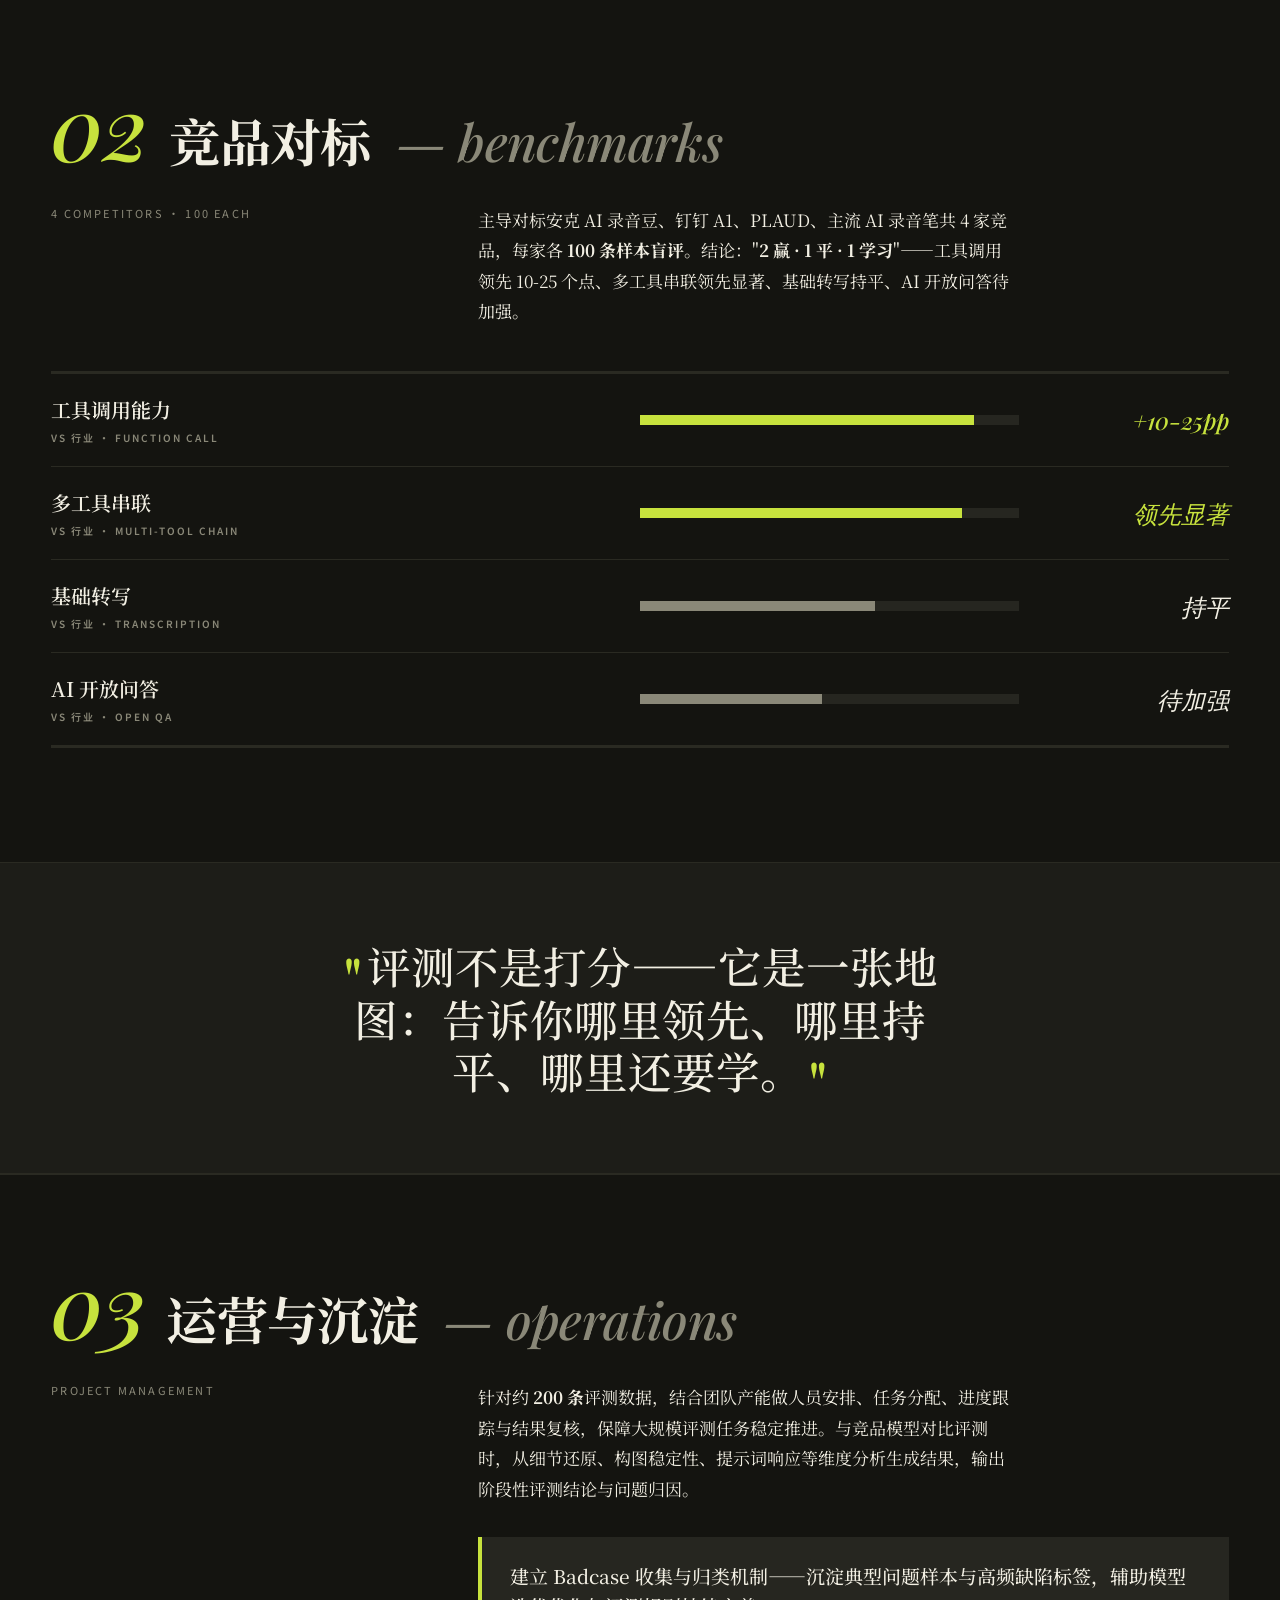
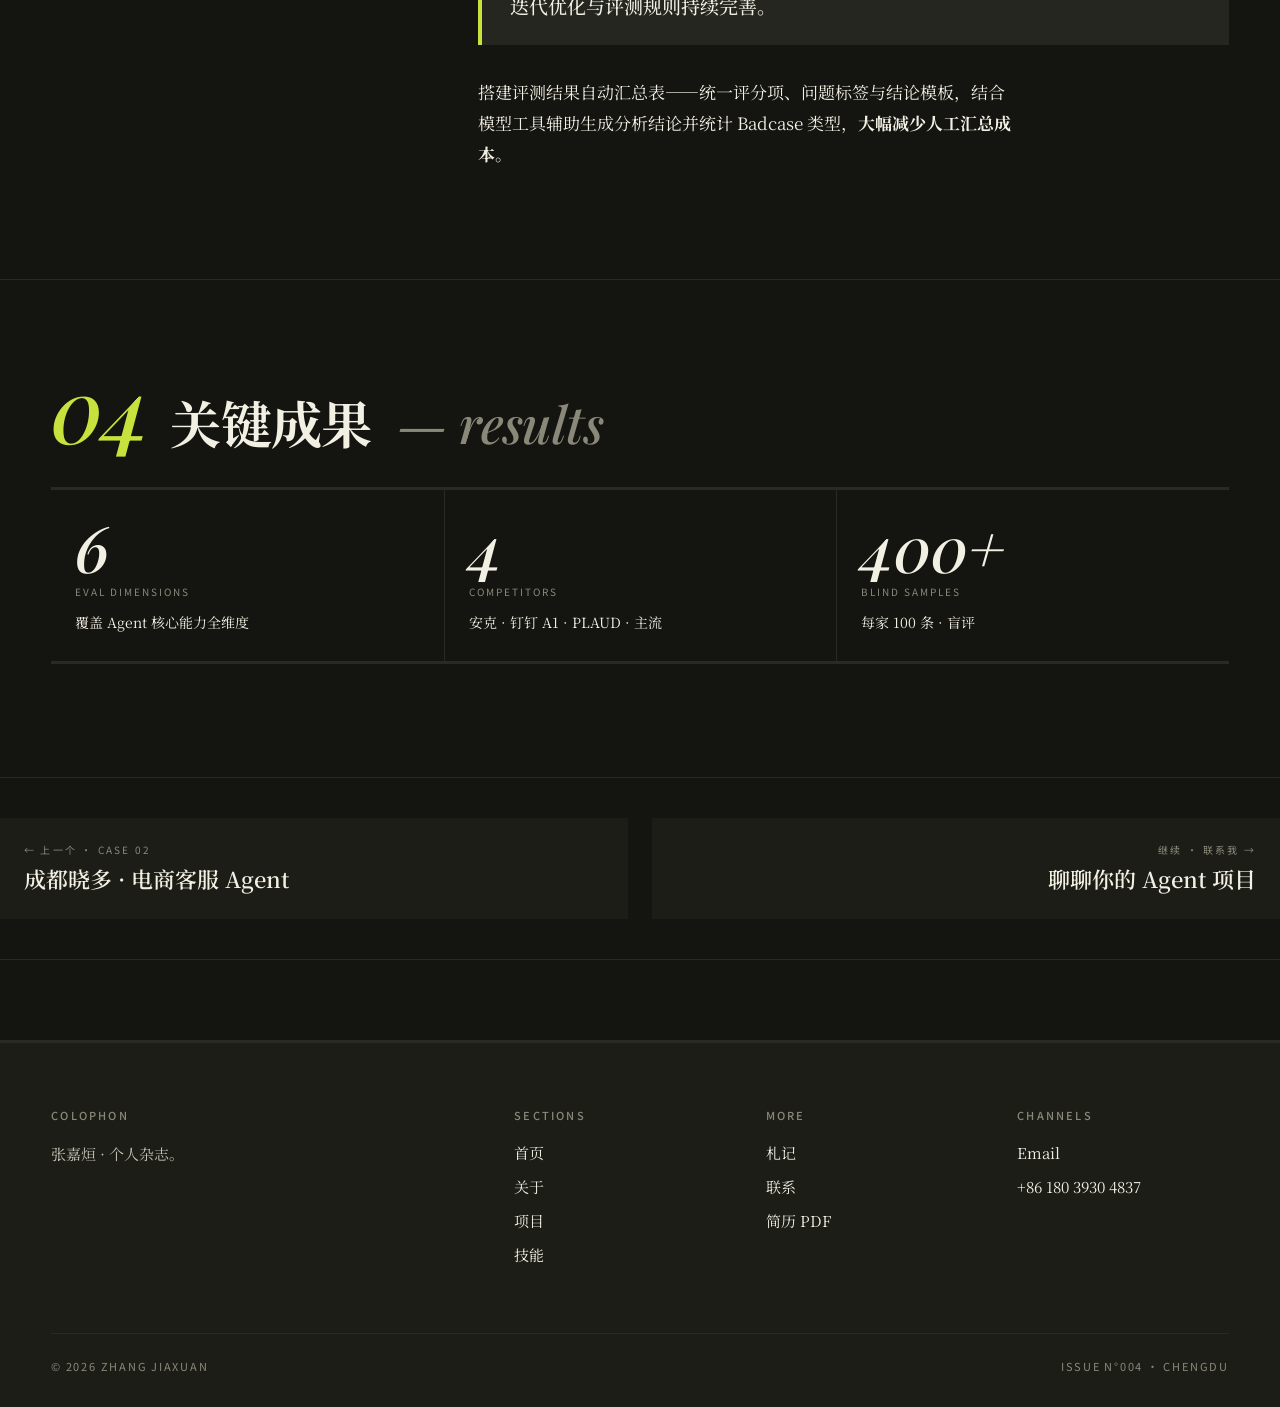
<file: projects/evaluation.html>
<!DOCTYPE html>
<html lang="zh-CN">
<head>
<meta charset="UTF-8"><meta name="viewport" content="width=device-width, initial-scale=1.0">
<title>会议录音助手 Agent 评测 · 张嘉烜</title>
<link rel="stylesheet" href="../shared/site.css">
<link rel="stylesheet" href="../shared/theme.css">
<style>
  .cs-hero { padding: clamp(48px,8vw,120px) 0 clamp(32px,5vw,72px); border-bottom: 1px solid var(--rule); }
  .cs-hero .kicker { font-family:var(--sans);font-size:11px;letter-spacing:.28em;text-transform:uppercase;color:var(--accent);margin-bottom:24px;display:block; }
  .cs-hero h1 { font-family:var(--serif-sc);font-weight:900;font-size:clamp(48px,8vw,120px);line-height:.95;letter-spacing:-.03em;margin:0 0 24px;max-width:16ch; }
  .cs-hero h1 em { font-family:var(--serif-en);font-style:italic;font-weight:500;color:var(--accent); }
  .cs-hero .lead { font-family:var(--serif-sc);font-size:clamp(18px,1.8vw,24px);line-height:1.7;max-width:60ch;margin:32px 0 0; }
  .cs-meta { display:grid;grid-template-columns:repeat(4,1fr);gap:16px;padding:28px 0;border-top:1px solid var(--rule);margin-top:48px; }
  @media (max-width:780px){.cs-meta{grid-template-columns:repeat(2,1fr);}}
  .cs-meta .k{font-family:var(--sans);font-size:10px;letter-spacing:.22em;text-transform:uppercase;color:var(--muted);display:block;margin-bottom:4px;}
  .cs-meta .v{font-family:var(--serif-sc);font-size:15px;font-weight:500;}
  .cs-section { padding: clamp(48px,7vw,96px) 0; border-top:1px solid var(--rule); }
  .cs-head { display:flex;align-items:baseline;gap:20px;margin-bottom:36px; }
  .cs-head .num { font-family:var(--serif-en);font-style:italic;font-weight:500;font-size:clamp(60px,7vw,100px);line-height:.85;color:var(--accent); }
  .cs-head h2 { font-family:var(--serif-sc);font-weight:700;font-size:clamp(32px,4vw,56px);line-height:1.05;letter-spacing:-.012em;margin:0; }
  .cs-head h2 em { font-family:var(--serif-en);font-style:italic;font-weight:500;color:var(--muted); }
  .cs-body { display:grid;grid-template-columns:1fr 2fr;gap:clamp(24px,4vw,64px); }
  @media (max-width:900px){.cs-body{grid-template-columns:1fr;}}
  .cs-body .side { font-family:var(--sans);font-size:11px;letter-spacing:.2em;text-transform:uppercase;color:var(--muted); }
  .cs-body .copy p { font-family:var(--serif-sc);font-size:17px;line-height:1.8;margin:0 0 20px;max-width:60ch; }
  .cs-body .copy p.drop-cap::first-letter { font-family:var(--serif-sc);font-weight:700;float:left;font-size:4.8em;line-height:.85;padding:4px 10px 0 0;color:var(--accent); }
  .callout { margin:32px 0;padding:24px 28px;background:var(--paper-2);border-left:4px solid var(--accent);font-family:var(--serif-sc);font-size:19px;font-weight:500;line-height:1.6; }
  .dim6 { display:grid;grid-template-columns:repeat(3,1fr);gap:1px;background:var(--rule);border:1px solid var(--rule);margin:28px 0; }
  @media (max-width:780px){.dim6{grid-template-columns:1fr;}}
  .dim6 .d { background:var(--paper);padding:22px 22px;min-height:130px;display:flex;flex-direction:column;justify-content:space-between; }
  .dim6 .n { font-family:var(--mono);font-size:11px;color:var(--accent);letter-spacing:.1em; }
  .dim6 .t { font-family:var(--serif-sc);font-weight:600;font-size:22px;line-height:1.2;margin:8px 0 10px; }
  .dim6 .w { font-family:var(--sans);font-size:10px;letter-spacing:.2em;text-transform:uppercase;color:var(--muted); }
  .scoreboard { margin:24px 0; border-top:3px solid var(--rule);border-bottom:3px solid var(--rule); }
  .scoreboard .row { display:grid;grid-template-columns:3fr 2fr 1fr;align-items:center;padding:20px 0;border-bottom:1px solid var(--rule);gap:20px; }
  .scoreboard .row:last-child { border-bottom:0; }
  .scoreboard .name { font-family:var(--serif-sc);font-weight:600;font-size:20px; }
  .scoreboard .name .sub { display:block;font-family:var(--sans);font-size:10px;letter-spacing:.2em;text-transform:uppercase;color:var(--muted);margin-top:4px; }
  .scoreboard .bar { height:10px;background:var(--paper-3);position:relative;overflow:hidden; }
  .scoreboard .bar span { position:absolute;inset:0 auto 0 0;background:var(--accent); }
  .scoreboard .v { font-family:var(--serif-en);font-weight:500;font-style:italic;font-size:24px;text-align:right; }
  .scoreboard .v.win { color:var(--accent); }
  .results-grid { display:grid;grid-template-columns:repeat(3,1fr);border-top:3px solid var(--rule);border-bottom:3px solid var(--rule);margin:24px 0; }
  .results-grid .cell { padding:28px 24px;border-left:1px solid var(--rule);display:flex;flex-direction:column;gap:8px; }
  .results-grid .cell:first-child{border-left:0;}
  .results-grid .v { font-family:var(--serif-en);font-style:italic;font-weight:500;font-size:clamp(40px,5vw,72px);line-height:.9; }
  .results-grid .v sup { font-family:var(--sans);font-style:normal;font-size:.38em;color:var(--accent);letter-spacing:.1em;margin-left:6px; }
  .results-grid .l { font-family:var(--sans);font-size:10px;letter-spacing:.2em;text-transform:uppercase;color:var(--muted); }
  .results-grid .dsc { font-family:var(--serif-sc);font-size:14px;line-height:1.5;margin-top:4px; }
  .pull { padding: clamp(40px,6vw,80px) 0;background:var(--paper-2);border-top:1px solid var(--rule);border-bottom:1px solid var(--rule); }
  .pull q { font-family:var(--serif-sc);font-weight:500;font-size:clamp(26px,3.4vw,52px);line-height:1.2;display:block;max-width:24ch;margin:0 auto;text-align:center; }
  .pull q::before,.pull q::after { color:var(--accent);font-family:var(--serif-en);font-size:1.4em;line-height:0;vertical-align:-.3em; }
  .pull q::before { content:'"';margin-right:4px; } .pull q::after { content:'"';margin-left:4px; }
  .nav-cs { padding:40px 0;display:grid;grid-template-columns:1fr 1fr;gap:24px;border-top:1px solid var(--rule); }
  @media (max-width:780px){.nav-cs{grid-template-columns:1fr;}}
  .nav-cs a { display:block;padding:24px;background:var(--paper-2);transition:background .2s; }
  .nav-cs a:hover { background:var(--ink);color:var(--paper); }
  .nav-cs a:hover .nav-k { color:var(--accent); }
  .nav-cs .nav-k { font-family:var(--sans);font-size:10px;letter-spacing:.22em;text-transform:uppercase;color:var(--muted);display:block;margin-bottom:8px; }
  .nav-cs .nav-t { font-family:var(--serif-sc);font-weight:600;font-size:22px;line-height:1.2; }
  .nav-cs a.next { text-align:right; }
</style>
</head>
<body data-palette="chartreuse" data-type-mood="press" data-drama="loud">

<header class="masthead"><div class="masthead-inner">
  <a href="../index.html" class="brand">张嘉烜<span class="brand-en">Zhang Jiaxuan</span></a>
  <nav class="nav hidden-mobile">
    <a href="../index.html">首页</a><a href="../about.html">关于</a>
    <a href="../projects.html" class="active">项目</a><a href="../skills.html">技能</a>
    <a href="../blog.html">札记</a><a href="../contact.html">联系</a>
  </nav>
  <a class="nav-cta" href="../public/resume.pdf" download>简历 ↓</a>
</div></header>

<div class="issue-bar"><div class="issue-bar-inner">
  <span>§ 02 · <span class="accent">案例研究 · Case 03/03</span></span>
  <span class="hidden-mobile">EVALUATION FRAMEWORK · PROJECT LEAD</span>
  <span data-clock>—</span>
</div></div>

<section class="cs-hero"><div class="wrap">
  <span class="kicker reveal">Case Study · No. 03 / 03</span>
  <h1 class="reveal">会议录音助手<br><em>Agent</em> · 评测项目</h1>
  <p class="lead reveal">
    作为<b>项目负责人</b>，从 0 到 1 搭建录音场景 Agent 的评测体系——回答两个问题："微调模型能否上线？""Agent 能力在行业中处于什么位置？"。覆盖上线前 A/B 验证与上线后长草期持续评测两个阶段。
  </p>
  <div class="cs-meta reveal">
    <div><span class="k">Role</span><span class="v">项目负责人</span></div>
    <div><span class="k">Duration</span><span class="v">2026.01 — 2026.03</span></div>
    <div><span class="k">Scope</span><span class="v">A/B + 竞品对标</span></div>
    <div><span class="k">Dimensions</span><span class="v">6 维度评测</span></div>
  </div>
</div></section>

<section class="cs-section"><div class="wrap">
  <div class="cs-head reveal"><span class="num">01</span><h2>六个评测维度<em>&nbsp; — six dimensions</em></h2></div>
  <div class="cs-body reveal">
    <div class="side">Framework design</div>
    <div class="copy">
      <p class="drop-cap">独立设计的这 6 个评测维度，既要覆盖 Agent 的基本能力，又要能拆解到可执行的标注粒度。我把权重定好之后，组织算法和标注团队做迭代评测——结果一方面反馈给算法指导下一版模型迭代，另一方面发现哪个维度分低就回溯到规则或数据去修复。</p>
    </div>
  </div>

  <div class="dim6 reveal">
    <div class="d"><span class="n">§ 01</span><span class="t">工具调用准确性</span><span class="w">FUNCTION CALL</span></div>
    <div class="d"><span class="n">§ 02</span><span class="t">意图理解</span><span class="w">INTENT</span></div>
    <div class="d"><span class="n">§ 03</span><span class="t">思考过程</span><span class="w">REASONING</span></div>
    <div class="d"><span class="n">§ 04</span><span class="t">回复准确性</span><span class="w">RESPONSE</span></div>
    <div class="d"><span class="n">§ 05</span><span class="t">多轮一致性</span><span class="w">MULTI-TURN</span></div>
    <div class="d"><span class="n">§ 06</span><span class="t">异常处理</span><span class="w">EDGE CASE</span></div>
  </div>
</div></section>

<section class="cs-section"><div class="wrap">
  <div class="cs-head reveal"><span class="num">02</span><h2>竞品对标<em>&nbsp; — benchmarks</em></h2></div>
  <div class="cs-body reveal">
    <div class="side">4 competitors · 100 each</div>
    <div class="copy">
      <p>主导对标安克 AI 录音豆、钉钉 A1、PLAUD、主流 AI 录音笔共 4 家竞品，每家各 <b>100 条样本盲评</b>。结论："<b>2 赢 · 1 平 · 1 学习</b>"——工具调用领先 10-25 个点、多工具串联领先显著、基础转写持平、AI 开放问答待加强。</p>
    </div>
  </div>

  <div class="scoreboard reveal">
    <div class="row"><div class="name">工具调用能力<span class="sub">vs 行业 · Function Call</span></div><div class="bar"><span style="width:88%"></span></div><div class="v win">+10-25pp</div></div>
    <div class="row"><div class="name">多工具串联<span class="sub">vs 行业 · Multi-tool Chain</span></div><div class="bar"><span style="width:85%"></span></div><div class="v win">领先显著</div></div>
    <div class="row"><div class="name">基础转写<span class="sub">vs 行业 · Transcription</span></div><div class="bar"><span style="width:62%;background:var(--muted)"></span></div><div class="v">持平</div></div>
    <div class="row"><div class="name">AI 开放问答<span class="sub">vs 行业 · Open QA</span></div><div class="bar"><span style="width:48%;background:var(--muted)"></span></div><div class="v">待加强</div></div>
  </div>
</div></section>

<section class="pull reveal">
  <q>评测不是打分——它是一张地图：告诉你哪里领先、哪里持平、哪里还要学。</q>
</section>

<section class="cs-section"><div class="wrap">
  <div class="cs-head reveal"><span class="num">03</span><h2>运营与沉淀<em>&nbsp; — operations</em></h2></div>
  <div class="cs-body reveal">
    <div class="side">Project management</div>
    <div class="copy">
      <p>针对约 <b>200 条</b>评测数据，结合团队产能做人员安排、任务分配、进度跟踪与结果复核，保障大规模评测任务稳定推进。与竞品模型对比评测时，从细节还原、构图稳定性、提示词响应等维度分析生成结果，输出阶段性评测结论与问题归因。</p>
      <div class="callout">建立 Badcase 收集与归类机制——沉淀典型问题样本与高频缺陷标签，辅助模型迭代优化与评测规则持续完善。</div>
      <p>搭建评测结果自动汇总表——统一评分项、问题标签与结论模板，结合模型工具辅助生成分析结论并统计 Badcase 类型，<b>大幅减少人工汇总成本</b>。</p>
    </div>
  </div>
</div></section>

<section class="cs-section"><div class="wrap">
  <div class="cs-head reveal"><span class="num">04</span><h2>关键成果<em>&nbsp; — results</em></h2></div>
  <div class="results-grid reveal">
    <div class="cell"><span class="v">6</span><span class="l">Eval Dimensions</span><span class="dsc">覆盖 Agent 核心能力全维度</span></div>
    <div class="cell"><span class="v">4</span><span class="l">Competitors</span><span class="dsc">安克 · 钉钉 A1 · PLAUD · 主流</span></div>
    <div class="cell"><span class="v">400+</span><span class="l">Blind Samples</span><span class="dsc">每家 100 条 · 盲评</span></div>
  </div>
</div></section>

<nav class="nav-cs" style="border-bottom:1px solid var(--rule);">
  <a href="xiaoduo.html">
    <span class="nav-k">← 上一个 · Case 02</span>
    <span class="nav-t">成都晓多 · 电商客服 Agent</span>
  </a>
  <a href="../contact.html" class="next">
    <span class="nav-k">继续 · 联系我 →</span>
    <span class="nav-t">聊聊你的 Agent 项目</span>
  </a>
</nav>

<footer class="site-footer"><div class="wrap">
  <div class="footer-grid">
    <div><h4>Colophon</h4><p style="font-family:var(--serif-sc);font-size:15px;line-height:1.7;color:#c9c4b5;margin:0;max-width:42ch;">张嘉烜 · 个人杂志。</p></div>
    <div><h4>Sections</h4><ul><li><a href="../index.html">首页</a></li><li><a href="../about.html">关于</a></li><li><a href="../projects.html">项目</a></li><li><a href="../skills.html">技能</a></li></ul></div>
    <div><h4>More</h4><ul><li><a href="../blog.html">札记</a></li><li><a href="../contact.html">联系</a></li><li><a href="../public/resume.pdf" download>简历 PDF</a></li></ul></div>
    <div><h4>Channels</h4><ul><li><a href="mailto:2128324212@stu.htu.edu.cn">Email</a></li><li><a href="tel:+8618039304837">+86 180 3930 4837</a></li></ul></div>
  </div>
  <div class="footer-bottom"><span>© 2026 Zhang Jiaxuan</span><span>Issue N°004 · Chengdu</span></div>
</div></footer>

<script src="../shared/site.js"></script>
</body></html>
</file>
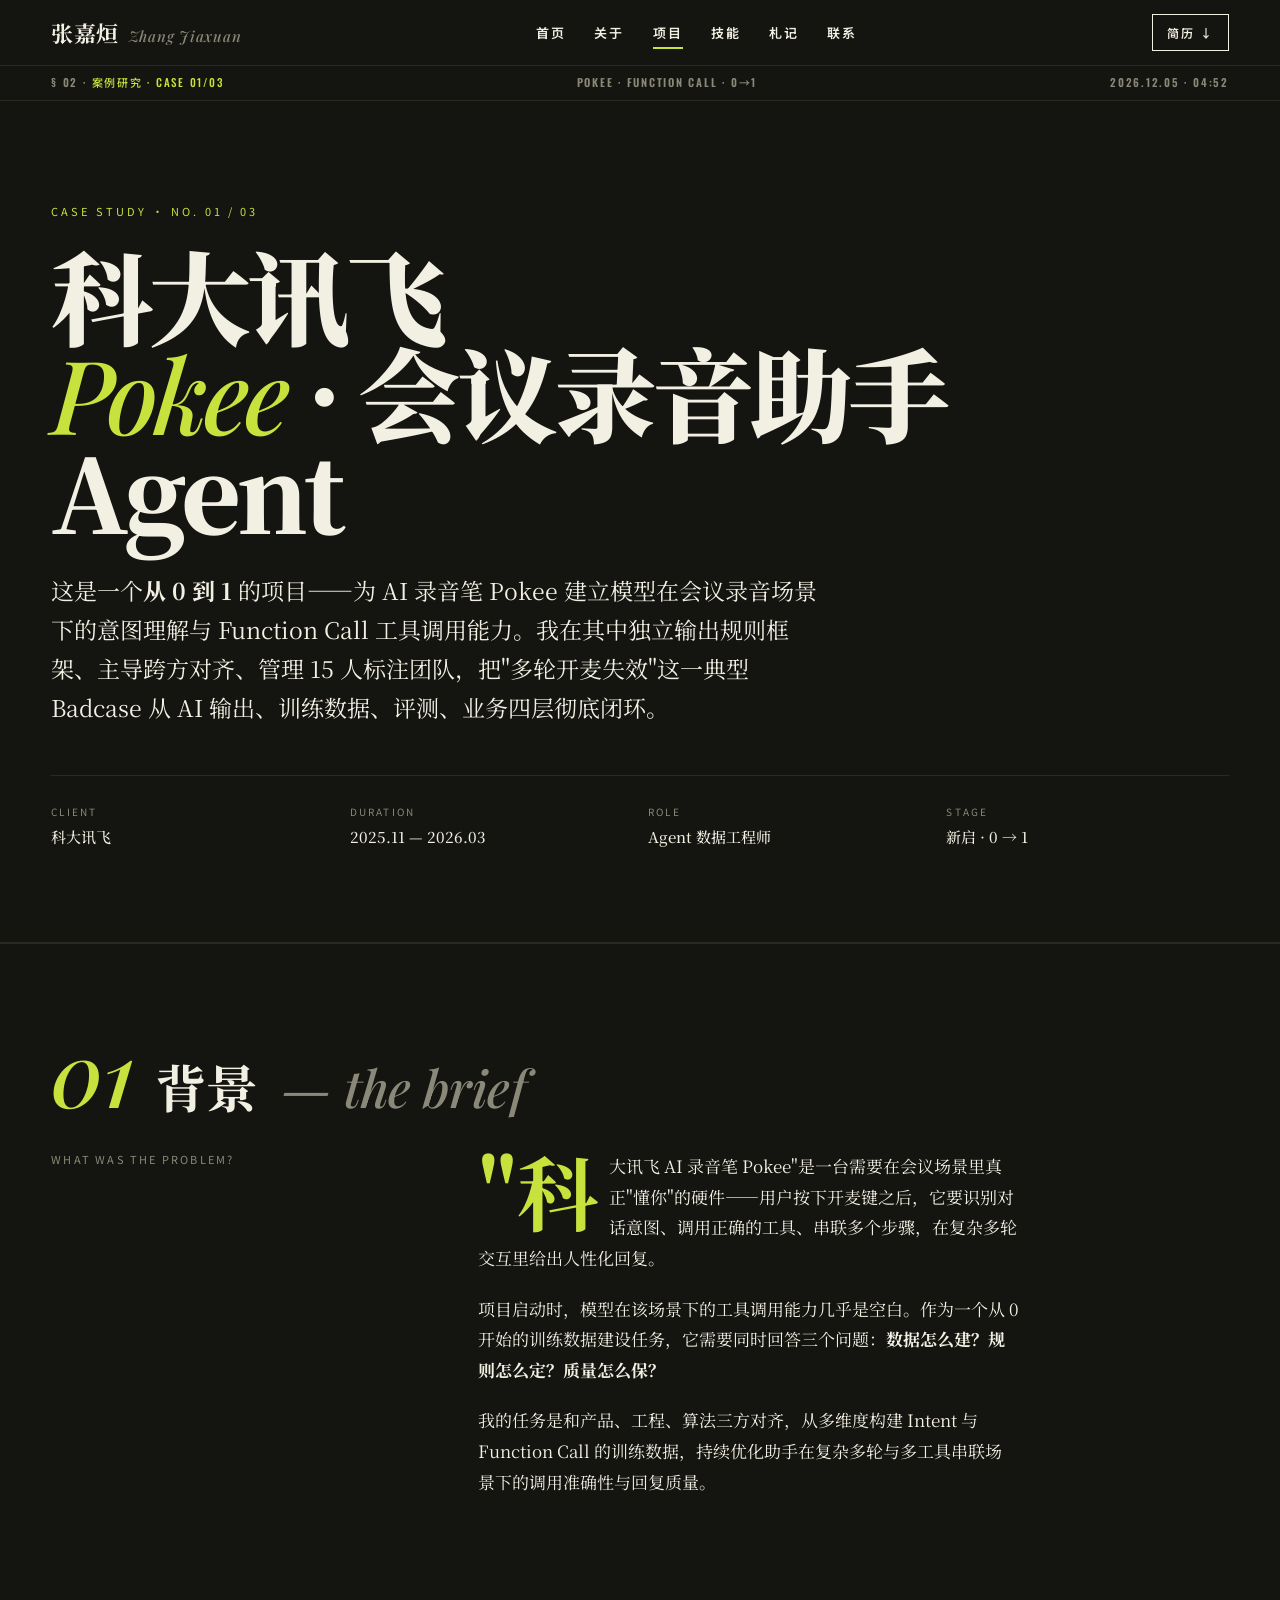
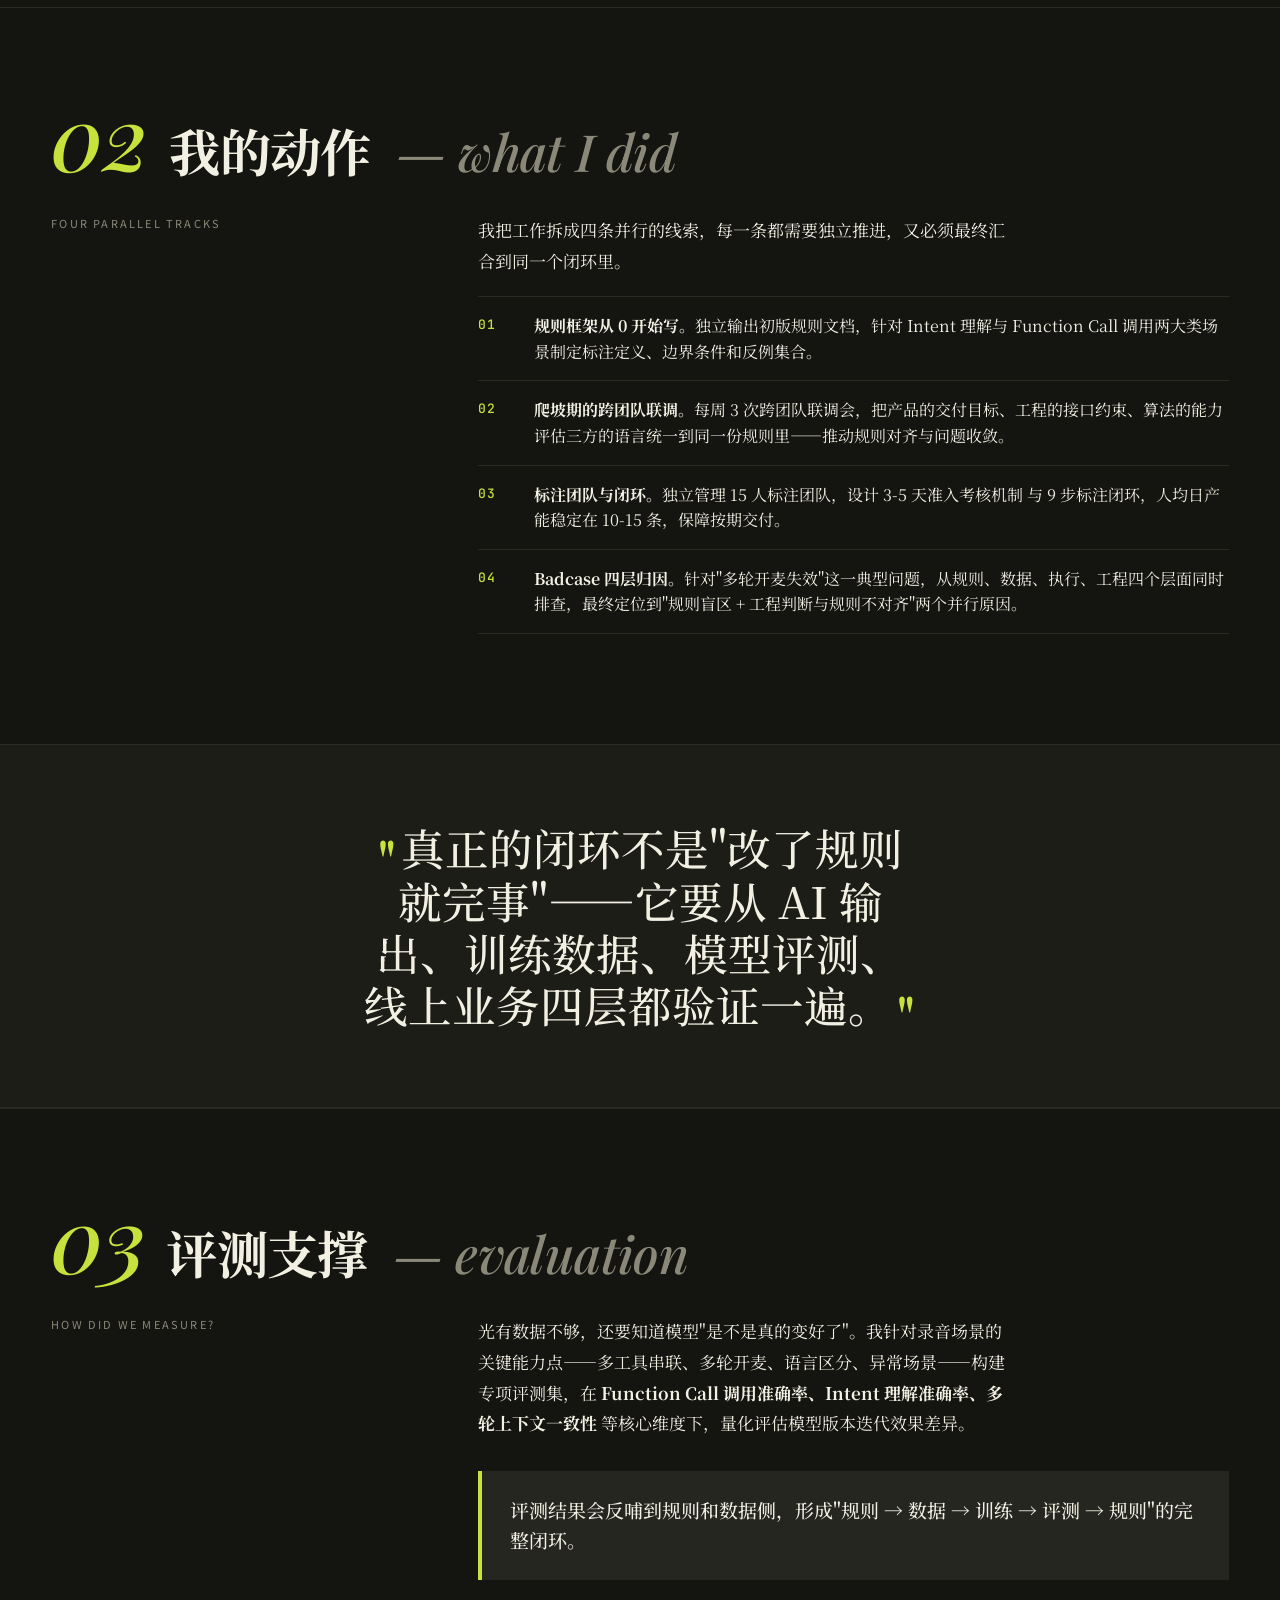
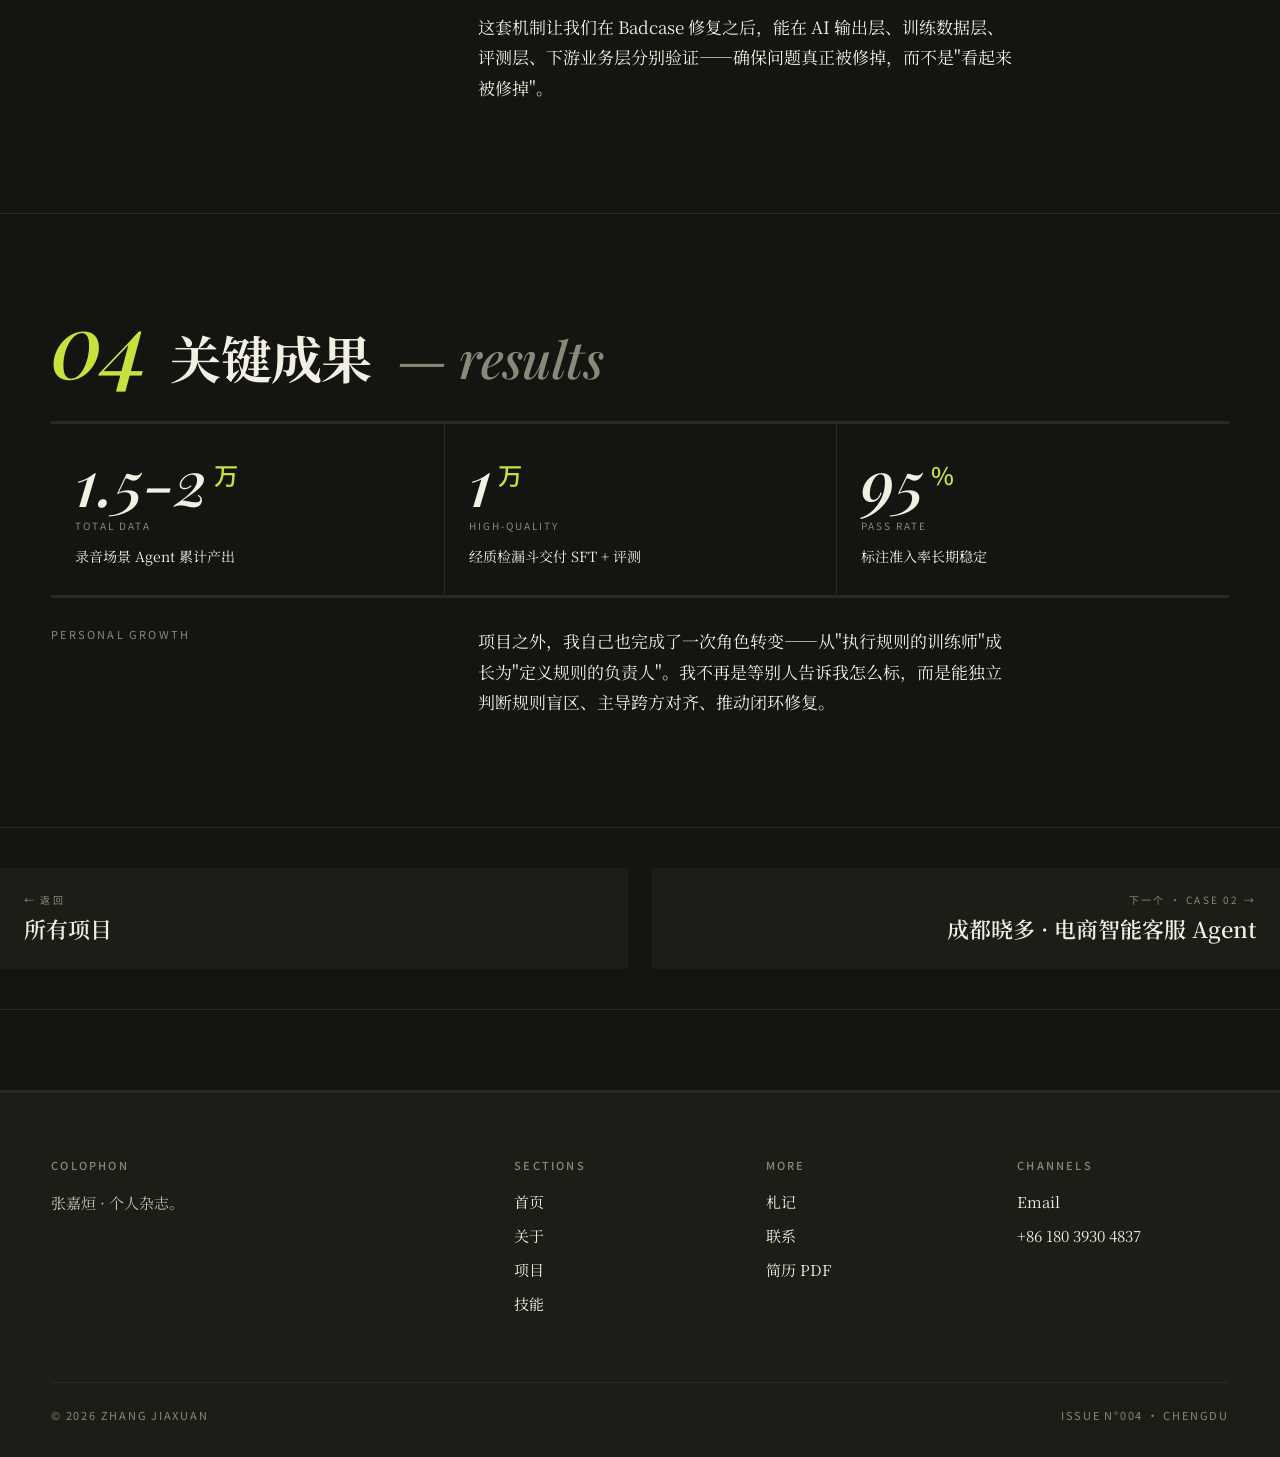
<file: projects/pokee.html>
<!DOCTYPE html>
<html lang="zh-CN">
<head>
<meta charset="UTF-8">
<meta name="viewport" content="width=device-width, initial-scale=1.0">
<title>科大讯飞 Pokee · 案例研究 · 张嘉烜</title>
<link rel="stylesheet" href="../shared/site.css">
<link rel="stylesheet" href="../shared/theme.css">
<style>
  .cs-hero { padding: clamp(48px,8vw,120px) 0 clamp(32px,5vw,72px); border-bottom: 1px solid var(--rule); }
  .cs-hero .kicker { font-family:var(--sans);font-size:11px;letter-spacing:.28em;text-transform:uppercase;color:var(--accent);margin-bottom:24px;display:block; }
  .cs-hero h1 { font-family:var(--serif-sc);font-weight:900;font-size:clamp(48px,8vw,120px);line-height:.95;letter-spacing:-.03em;margin:0 0 24px;max-width:16ch; }
  .cs-hero h1 em { font-family:var(--serif-en);font-style:italic;font-weight:500;color:var(--accent); }
  .cs-hero .lead { font-family:var(--serif-sc);font-size:clamp(18px,1.8vw,24px);line-height:1.7;max-width:60ch;margin:32px 0 0; }
  .cs-meta { display:grid;grid-template-columns:repeat(4,1fr);gap:16px;padding:28px 0;border-top:1px solid var(--rule);margin-top:48px; }
  @media (max-width:780px){.cs-meta{grid-template-columns:repeat(2,1fr);}}
  .cs-meta .k{font-family:var(--sans);font-size:10px;letter-spacing:.22em;text-transform:uppercase;color:var(--muted);display:block;margin-bottom:4px;}
  .cs-meta .v{font-family:var(--serif-sc);font-size:15px;font-weight:500;}

  .cs-section { padding: clamp(48px,7vw,96px) 0; border-top:1px solid var(--rule); }
  .cs-head { display:flex;align-items:baseline;gap:20px;margin-bottom:36px; }
  .cs-head .num { font-family:var(--serif-en);font-style:italic;font-weight:500;font-size:clamp(60px,7vw,100px);line-height:.85;color:var(--accent); }
  .cs-head h2 { font-family:var(--serif-sc);font-weight:700;font-size:clamp(32px,4vw,56px);line-height:1.05;letter-spacing:-.012em;margin:0; }
  .cs-head h2 em { font-family:var(--serif-en);font-style:italic;font-weight:500;color:var(--muted); }
  .cs-body { display:grid;grid-template-columns:1fr 2fr;gap:clamp(24px,4vw,64px); }
  @media (max-width:900px){.cs-body{grid-template-columns:1fr;}}
  .cs-body .side { font-family:var(--sans);font-size:11px;letter-spacing:.2em;text-transform:uppercase;color:var(--muted); }
  .cs-body .copy p { font-family:var(--serif-sc);font-size:17px;line-height:1.8;margin:0 0 20px;max-width:60ch; }
  .cs-body .copy p.drop-cap::first-letter { font-family:var(--serif-sc);font-weight:700;float:left;font-size:4.8em;line-height:.85;padding:4px 10px 0 0;color:var(--accent); }
  .callout { margin:32px 0;padding:24px 28px;background:var(--paper-2);border-left:4px solid var(--accent);font-family:var(--serif-sc);font-size:19px;font-weight:500;line-height:1.6; }

  .steps { list-style:none;padding:0;margin:20px 0;counter-reset:step; }
  .steps li { counter-increment:step;position:relative;padding:16px 0 16px 56px;border-top:1px solid var(--rule);font-family:var(--serif-sc);font-size:16px;line-height:1.6; }
  .steps li:last-child { border-bottom:1px solid var(--rule); }
  .steps li::before { content:counter(step,decimal-leading-zero);position:absolute;left:0;top:18px;font-family:var(--mono);font-size:13px;color:var(--accent);font-weight:500;letter-spacing:.06em; }
  .steps li b { font-family:var(--serif-sc);font-weight:700;color:var(--ink); }

  .results-grid { display:grid;grid-template-columns:repeat(3,1fr);gap:0;border-top:3px solid var(--rule);border-bottom:3px solid var(--rule);margin:24px 0; }
  @media (max-width:780px){.results-grid{grid-template-columns:repeat(3,1fr);}}
  .results-grid .cell { padding:28px 24px;border-left:1px solid var(--rule);display:flex;flex-direction:column;gap:8px; }
  .results-grid .cell:first-child{border-left:0;}
  .results-grid .v { font-family:var(--serif-en);font-style:italic;font-weight:500;font-size:clamp(40px,5vw,72px);line-height:.9; }
  .results-grid .v sup { font-family:var(--sans);font-style:normal;font-size:.38em;color:var(--accent);letter-spacing:.1em;margin-left:6px; }
  .results-grid .l { font-family:var(--sans);font-size:10px;letter-spacing:.2em;text-transform:uppercase;color:var(--muted); }
  .results-grid .d { font-family:var(--serif-sc);font-size:14px;line-height:1.5;margin-top:4px; }

  .pull { padding: clamp(40px,6vw,80px) 0; background:var(--paper-2);border-top:1px solid var(--rule);border-bottom:1px solid var(--rule); }
  .pull q { font-family:var(--serif-sc);font-weight:500;font-size:clamp(26px,3.4vw,52px);line-height:1.2;text-wrap:balance;display:block;max-width:24ch;margin:0 auto;text-align:center; }
  .pull q::before { content:'"';color:var(--accent);font-family:var(--serif-en);font-size:1.4em;line-height:0;vertical-align:-.3em;margin-right:4px; }
  .pull q::after { content:'"';color:var(--accent);font-family:var(--serif-en);font-size:1.4em;line-height:0;vertical-align:-.3em;margin-left:4px; }

  .nav-cs { padding:40px 0;display:grid;grid-template-columns:1fr 1fr;gap:24px;border-top:1px solid var(--rule); }
  @media (max-width:780px){.nav-cs{grid-template-columns:1fr;}}
  .nav-cs a { display:block;padding:24px;background:var(--paper-2);transition:background .2s; }
  .nav-cs a:hover { background:var(--ink);color:var(--paper); }
  .nav-cs a:hover .nav-k { color:var(--accent); }
  .nav-cs .nav-k { font-family:var(--sans);font-size:10px;letter-spacing:.22em;text-transform:uppercase;color:var(--muted);display:block;margin-bottom:8px; }
  .nav-cs .nav-t { font-family:var(--serif-sc);font-weight:600;font-size:22px;line-height:1.2; }
  .nav-cs a.next { text-align:right; }
</style>
</head>
<body data-palette="chartreuse" data-type-mood="press" data-drama="loud">

<header class="masthead">
  <div class="masthead-inner">
    <a href="../index.html" class="brand">张嘉烜<span class="brand-en">Zhang Jiaxuan</span></a>
    <nav class="nav hidden-mobile">
      <a href="../index.html">首页</a><a href="../about.html">关于</a>
      <a href="../projects.html" class="active">项目</a><a href="../skills.html">技能</a>
      <a href="../blog.html">札记</a><a href="../contact.html">联系</a>
    </nav>
    <a class="nav-cta" href="../public/resume.pdf" download>简历 ↓</a>
  </div>
</header>

<div class="issue-bar"><div class="issue-bar-inner">
  <span>§ 02 · <span class="accent">案例研究 · Case 01/03</span></span>
  <span class="hidden-mobile">POKEE · FUNCTION CALL · 0→1</span>
  <span data-clock>—</span>
</div></div>

<section class="cs-hero">
  <div class="wrap">
    <span class="kicker reveal">Case Study · No. 01 / 03</span>
    <h1 class="reveal">科大讯飞<br><em>Pokee</em> · 会议录音助手 Agent</h1>
    <p class="lead reveal">
      这是一个<b>从 0 到 1</b> 的项目——为 AI 录音笔 Pokee 建立模型在会议录音场景下的意图理解与 Function Call 工具调用能力。我在其中独立输出规则框架、主导跨方对齐、管理 15 人标注团队，把"多轮开麦失效"这一典型 Badcase 从 AI 输出、训练数据、评测、业务四层彻底闭环。
    </p>
    <div class="cs-meta reveal">
      <div><span class="k">Client</span><span class="v">科大讯飞</span></div>
      <div><span class="k">Duration</span><span class="v">2025.11 — 2026.03</span></div>
      <div><span class="k">Role</span><span class="v">Agent 数据工程师</span></div>
      <div><span class="k">Stage</span><span class="v">新启 · 0 → 1</span></div>
    </div>
  </div>
</section>

<section class="cs-section">
  <div class="wrap">
    <div class="cs-head reveal"><span class="num">01</span><h2>背景<em>&nbsp; — the brief</em></h2></div>
    <div class="cs-body reveal">
      <div class="side">What was the problem?</div>
      <div class="copy">
        <p class="drop-cap">"科大讯飞 AI 录音笔 Pokee"是一台需要在会议场景里真正"懂你"的硬件——用户按下开麦键之后，它要识别对话意图、调用正确的工具、串联多个步骤，在复杂多轮交互里给出人性化回复。</p>
        <p>项目启动时，模型在该场景下的工具调用能力几乎是空白。作为一个从 0 开始的训练数据建设任务，它需要同时回答三个问题：<b>数据怎么建？规则怎么定？质量怎么保？</b></p>
        <p>我的任务是和产品、工程、算法三方对齐，从多维度构建 Intent 与 Function Call 的训练数据，持续优化助手在复杂多轮与多工具串联场景下的调用准确性与回复质量。</p>
      </div>
    </div>
  </div>
</section>

<section class="cs-section">
  <div class="wrap">
    <div class="cs-head reveal"><span class="num">02</span><h2>我的动作<em>&nbsp; — what I did</em></h2></div>
    <div class="cs-body reveal">
      <div class="side">Four parallel tracks</div>
      <div class="copy">
        <p>我把工作拆成四条并行的线索，每一条都需要独立推进，又必须最终汇合到同一个闭环里。</p>
        <ol class="steps">
          <li><b>规则框架从 0 开始写。</b>独立输出初版规则文档，针对 Intent 理解与 Function Call 调用两大类场景制定标注定义、边界条件和反例集合。</li>
          <li><b>爬坡期的跨团队联调。</b>每周 3 次跨团队联调会，把产品的交付目标、工程的接口约束、算法的能力评估三方的语言统一到同一份规则里——推动规则对齐与问题收敛。</li>
          <li><b>标注团队与闭环。</b>独立管理 15 人标注团队，设计 3-5 天准入考核机制 与 9 步标注闭环，人均日产能稳定在 10-15 条，保障按期交付。</li>
          <li><b>Badcase 四层归因。</b>针对"多轮开麦失效"这一典型问题，从规则、数据、执行、工程四个层面同时排查，最终定位到"规则盲区 + 工程判断与规则不对齐"两个并行原因。</li>
        </ol>
      </div>
    </div>
  </div>
</section>

<section class="pull reveal">
  <q>真正的闭环不是"改了规则就完事"——它要从 AI 输出、训练数据、模型评测、线上业务四层都验证一遍。</q>
</section>

<section class="cs-section">
  <div class="wrap">
    <div class="cs-head reveal"><span class="num">03</span><h2>评测支撑<em>&nbsp; — evaluation</em></h2></div>
    <div class="cs-body reveal">
      <div class="side">How did we measure?</div>
      <div class="copy">
        <p>光有数据不够，还要知道模型"是不是真的变好了"。我针对录音场景的关键能力点——多工具串联、多轮开麦、语言区分、异常场景——构建专项评测集，在 <b>Function Call 调用准确率、Intent 理解准确率、多轮上下文一致性</b> 等核心维度下，量化评估模型版本迭代效果差异。</p>
        <div class="callout">评测结果会反哺到规则和数据侧，形成"规则 → 数据 → 训练 → 评测 → 规则"的完整闭环。</div>
        <p>这套机制让我们在 Badcase 修复之后，能在 AI 输出层、训练数据层、评测层、下游业务层分别验证——确保问题真正被修掉，而不是"看起来被修掉"。</p>
      </div>
    </div>
  </div>
</section>

<section class="cs-section">
  <div class="wrap">
    <div class="cs-head reveal"><span class="num">04</span><h2>关键成果<em>&nbsp; — results</em></h2></div>
    <div class="results-grid reveal">
      <div class="cell"><span class="v">1.5-2<sup>万</sup></span><span class="l">Total Data</span><span class="d">录音场景 Agent 累计产出</span></div>
      <div class="cell"><span class="v">1<sup>万</sup></span><span class="l">High-Quality</span><span class="d">经质检漏斗交付 SFT + 评测</span></div>
      <div class="cell"><span class="v">95<sup>%</sup></span><span class="l">Pass Rate</span><span class="d">标注准入率长期稳定</span></div>
    </div>
    <div class="cs-body reveal" style="margin-top:28px;">
      <div class="side">Personal growth</div>
      <div class="copy">
        <p>项目之外，我自己也完成了一次角色转变——从"执行规则的训练师"成长为"定义规则的负责人"。我不再是等别人告诉我怎么标，而是能独立判断规则盲区、主导跨方对齐、推动闭环修复。</p>
      </div>
    </div>
  </div>
</section>

<nav class="nav-cs" style="border-bottom:1px solid var(--rule);">
  <a href="../projects.html">
    <span class="nav-k">← 返回</span>
    <span class="nav-t">所有项目</span>
  </a>
  <a href="xiaoduo.html" class="next">
    <span class="nav-k">下一个 · Case 02 →</span>
    <span class="nav-t">成都晓多 · 电商智能客服 Agent</span>
  </a>
</nav>

<footer class="site-footer">
  <div class="wrap">
    <div class="footer-grid">
      <div><h4>Colophon</h4><p style="font-family:var(--serif-sc);font-size:15px;line-height:1.7;color:#c9c4b5;margin:0;max-width:42ch;">张嘉烜 · 个人杂志。</p></div>
      <div><h4>Sections</h4><ul><li><a href="../index.html">首页</a></li><li><a href="../about.html">关于</a></li><li><a href="../projects.html">项目</a></li><li><a href="../skills.html">技能</a></li></ul></div>
      <div><h4>More</h4><ul><li><a href="../blog.html">札记</a></li><li><a href="../contact.html">联系</a></li><li><a href="../public/resume.pdf" download>简历 PDF</a></li></ul></div>
      <div><h4>Channels</h4><ul><li><a href="mailto:2128324212@stu.htu.edu.cn">Email</a></li><li><a href="tel:+8618039304837">+86 180 3930 4837</a></li></ul></div>
    </div>
    <div class="footer-bottom"><span>© 2026 Zhang Jiaxuan</span><span>Issue N°004 · Chengdu</span></div>
  </div>
</footer>

<script src="../shared/site.js"></script>
</body>
</html>
</file>
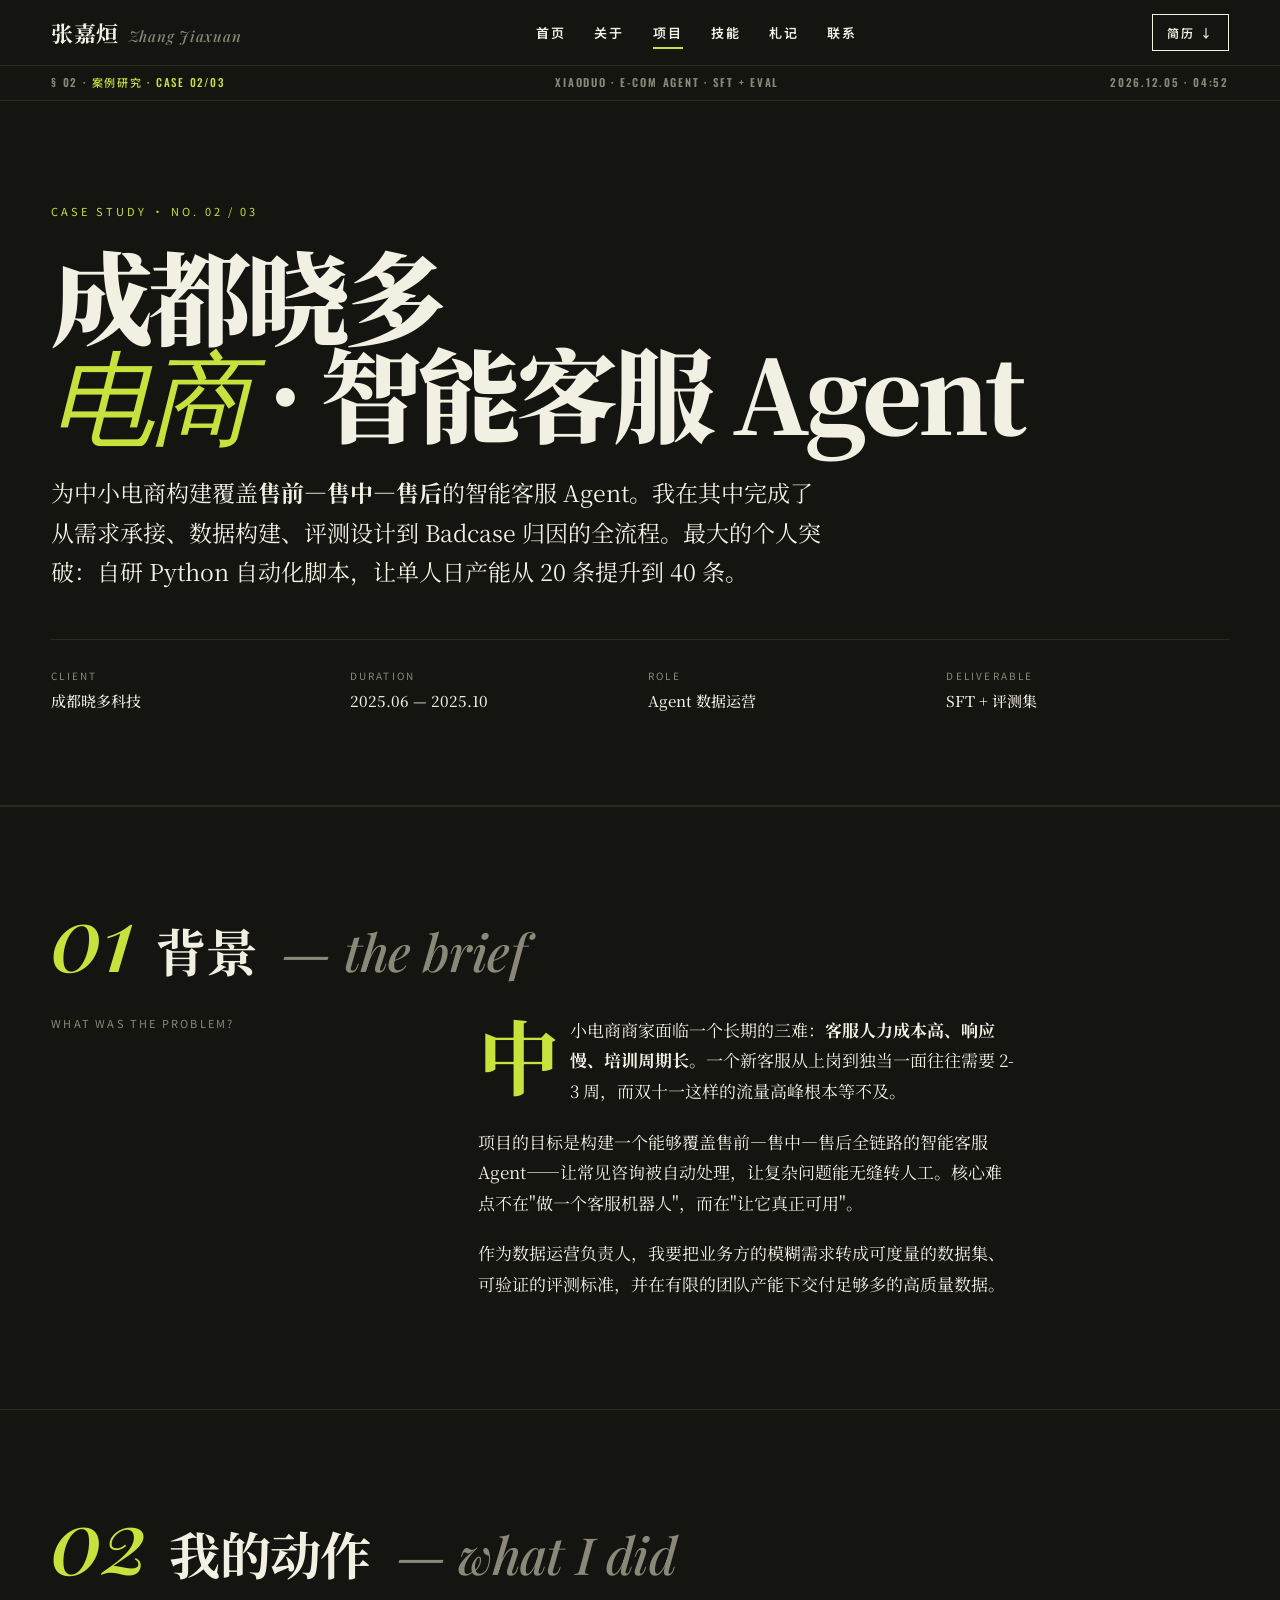
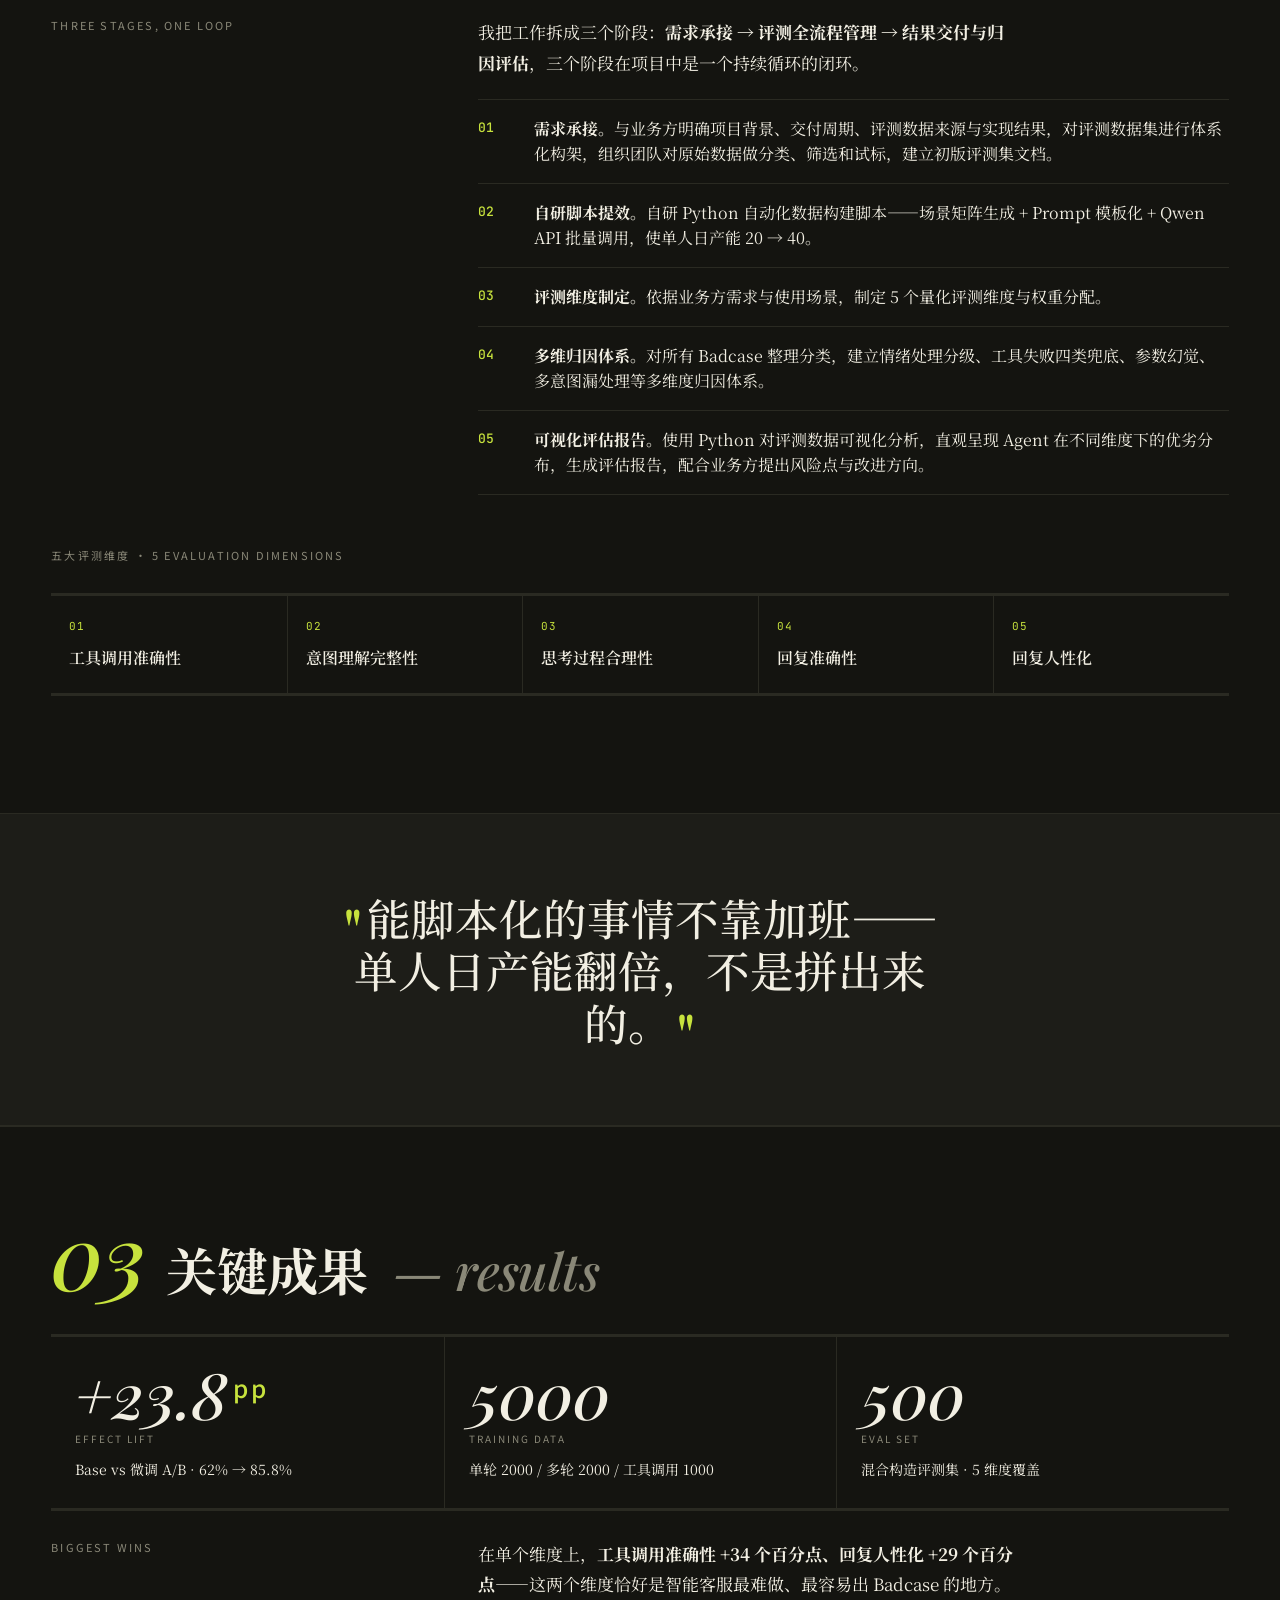
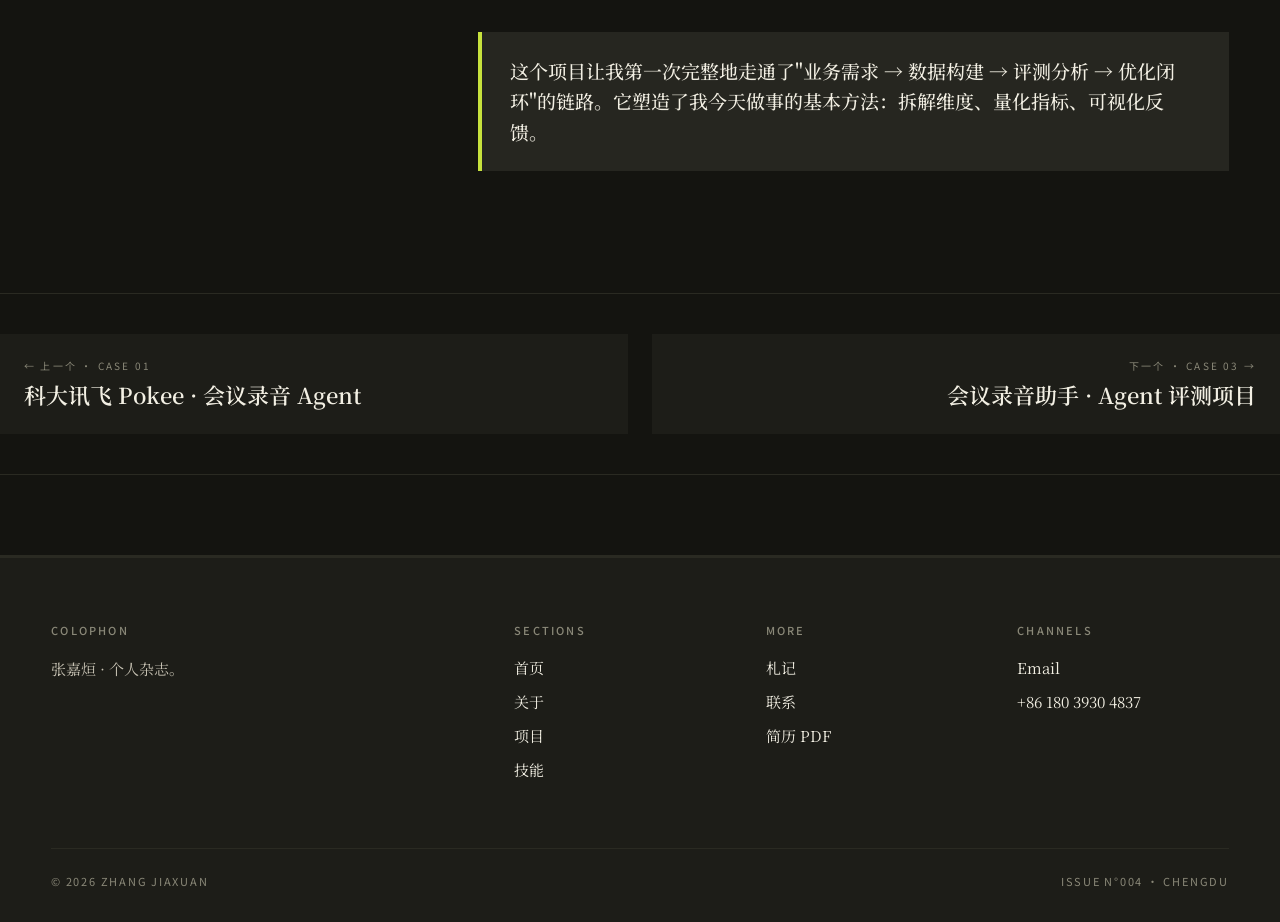
<file: projects/xiaoduo.html>
<!DOCTYPE html>
<html lang="zh-CN">
<head>
<meta charset="UTF-8"><meta name="viewport" content="width=device-width, initial-scale=1.0">
<title>成都晓多 · 电商智能客服 Agent · 张嘉烜</title>
<link rel="stylesheet" href="../shared/site.css">
<link rel="stylesheet" href="../shared/theme.css">
<style>
  .cs-hero { padding: clamp(48px,8vw,120px) 0 clamp(32px,5vw,72px); border-bottom: 1px solid var(--rule); }
  .cs-hero .kicker { font-family:var(--sans);font-size:11px;letter-spacing:.28em;text-transform:uppercase;color:var(--accent);margin-bottom:24px;display:block; }
  .cs-hero h1 { font-family:var(--serif-sc);font-weight:900;font-size:clamp(48px,8vw,120px);line-height:.95;letter-spacing:-.03em;margin:0 0 24px;max-width:16ch; }
  .cs-hero h1 em { font-family:var(--serif-en);font-style:italic;font-weight:500;color:var(--accent); }
  .cs-hero .lead { font-family:var(--serif-sc);font-size:clamp(18px,1.8vw,24px);line-height:1.7;max-width:60ch;margin:32px 0 0; }
  .cs-meta { display:grid;grid-template-columns:repeat(4,1fr);gap:16px;padding:28px 0;border-top:1px solid var(--rule);margin-top:48px; }
  @media (max-width:780px){.cs-meta{grid-template-columns:repeat(2,1fr);}}
  .cs-meta .k{font-family:var(--sans);font-size:10px;letter-spacing:.22em;text-transform:uppercase;color:var(--muted);display:block;margin-bottom:4px;}
  .cs-meta .v{font-family:var(--serif-sc);font-size:15px;font-weight:500;}
  .cs-section { padding: clamp(48px,7vw,96px) 0; border-top:1px solid var(--rule); }
  .cs-head { display:flex;align-items:baseline;gap:20px;margin-bottom:36px; }
  .cs-head .num { font-family:var(--serif-en);font-style:italic;font-weight:500;font-size:clamp(60px,7vw,100px);line-height:.85;color:var(--accent); }
  .cs-head h2 { font-family:var(--serif-sc);font-weight:700;font-size:clamp(32px,4vw,56px);line-height:1.05;letter-spacing:-.012em;margin:0; }
  .cs-head h2 em { font-family:var(--serif-en);font-style:italic;font-weight:500;color:var(--muted); }
  .cs-body { display:grid;grid-template-columns:1fr 2fr;gap:clamp(24px,4vw,64px); }
  @media (max-width:900px){.cs-body{grid-template-columns:1fr;}}
  .cs-body .side { font-family:var(--sans);font-size:11px;letter-spacing:.2em;text-transform:uppercase;color:var(--muted); }
  .cs-body .copy p { font-family:var(--serif-sc);font-size:17px;line-height:1.8;margin:0 0 20px;max-width:60ch; }
  .cs-body .copy p.drop-cap::first-letter { font-family:var(--serif-sc);font-weight:700;float:left;font-size:4.8em;line-height:.85;padding:4px 10px 0 0;color:var(--accent); }
  .callout { margin:32px 0;padding:24px 28px;background:var(--paper-2);border-left:4px solid var(--accent);font-family:var(--serif-sc);font-size:19px;font-weight:500;line-height:1.6; }
  .steps { list-style:none;padding:0;margin:20px 0;counter-reset:step; }
  .steps li { counter-increment:step;position:relative;padding:16px 0 16px 56px;border-top:1px solid var(--rule);font-family:var(--serif-sc);font-size:16px;line-height:1.6; }
  .steps li:last-child { border-bottom:1px solid var(--rule); }
  .steps li::before { content:counter(step,decimal-leading-zero);position:absolute;left:0;top:18px;font-family:var(--mono);font-size:13px;color:var(--accent);font-weight:500; }
  .steps li b { font-weight:700; }
  .dim-row { display:grid;grid-template-columns:repeat(5,1fr);gap:0;border-top:3px solid var(--rule);border-bottom:3px solid var(--rule);margin:28px 0; }
  @media (max-width:780px){.dim-row{grid-template-columns:repeat(2,1fr);}}
  .dim-row .d { padding:22px 18px;border-left:1px solid var(--rule); }
  .dim-row .d:first-child { border-left:0; }
  .dim-row .n { font-family:var(--mono);font-size:11px;color:var(--accent);letter-spacing:.1em;margin-bottom:10px;display:block; }
  .dim-row .t { font-family:var(--serif-sc);font-weight:600;font-size:16px;line-height:1.35; }
  .results-grid { display:grid;grid-template-columns:repeat(3,1fr);border-top:3px solid var(--rule);border-bottom:3px solid var(--rule);margin:24px 0; }
  .results-grid .cell { padding:28px 24px;border-left:1px solid var(--rule);display:flex;flex-direction:column;gap:8px; }
  .results-grid .cell:first-child{border-left:0;}
  .results-grid .v { font-family:var(--serif-en);font-style:italic;font-weight:500;font-size:clamp(40px,5vw,72px);line-height:.9; }
  .results-grid .v sup { font-family:var(--sans);font-style:normal;font-size:.38em;color:var(--accent);letter-spacing:.1em;margin-left:6px; }
  .results-grid .l { font-family:var(--sans);font-size:10px;letter-spacing:.2em;text-transform:uppercase;color:var(--muted); }
  .results-grid .dsc { font-family:var(--serif-sc);font-size:14px;line-height:1.5;margin-top:4px; }
  .pull { padding: clamp(40px,6vw,80px) 0;background:var(--paper-2);border-top:1px solid var(--rule);border-bottom:1px solid var(--rule); }
  .pull q { font-family:var(--serif-sc);font-weight:500;font-size:clamp(26px,3.4vw,52px);line-height:1.2;display:block;max-width:24ch;margin:0 auto;text-align:center; }
  .pull q::before,.pull q::after { color:var(--accent);font-family:var(--serif-en);font-size:1.4em;line-height:0;vertical-align:-.3em; }
  .pull q::before { content:'"';margin-right:4px; } .pull q::after { content:'"';margin-left:4px; }
  .nav-cs { padding:40px 0;display:grid;grid-template-columns:1fr 1fr;gap:24px;border-top:1px solid var(--rule); }
  @media (max-width:780px){.nav-cs{grid-template-columns:1fr;}}
  .nav-cs a { display:block;padding:24px;background:var(--paper-2);transition:background .2s; }
  .nav-cs a:hover { background:var(--ink);color:var(--paper); }
  .nav-cs a:hover .nav-k { color:var(--accent); }
  .nav-cs .nav-k { font-family:var(--sans);font-size:10px;letter-spacing:.22em;text-transform:uppercase;color:var(--muted);display:block;margin-bottom:8px; }
  .nav-cs .nav-t { font-family:var(--serif-sc);font-weight:600;font-size:22px;line-height:1.2; }
  .nav-cs a.next { text-align:right; }
</style>
</head>
<body data-palette="chartreuse" data-type-mood="press" data-drama="loud">

<header class="masthead"><div class="masthead-inner">
  <a href="../index.html" class="brand">张嘉烜<span class="brand-en">Zhang Jiaxuan</span></a>
  <nav class="nav hidden-mobile">
    <a href="../index.html">首页</a><a href="../about.html">关于</a>
    <a href="../projects.html" class="active">项目</a><a href="../skills.html">技能</a>
    <a href="../blog.html">札记</a><a href="../contact.html">联系</a>
  </nav>
  <a class="nav-cta" href="../public/resume.pdf" download>简历 ↓</a>
</div></header>

<div class="issue-bar"><div class="issue-bar-inner">
  <span>§ 02 · <span class="accent">案例研究 · Case 02/03</span></span>
  <span class="hidden-mobile">XIAODUO · E-COM AGENT · SFT + EVAL</span>
  <span data-clock>—</span>
</div></div>

<section class="cs-hero"><div class="wrap">
  <span class="kicker reveal">Case Study · No. 02 / 03</span>
  <h1 class="reveal">成都晓多<br><em>电商</em> · 智能客服 Agent</h1>
  <p class="lead reveal">
    为中小电商构建覆盖<b>售前—售中—售后</b>的智能客服 Agent。我在其中完成了从需求承接、数据构建、评测设计到 Badcase 归因的全流程。最大的个人突破：自研 Python 自动化脚本，让单人日产能从 20 条提升到 40 条。
  </p>
  <div class="cs-meta reveal">
    <div><span class="k">Client</span><span class="v">成都晓多科技</span></div>
    <div><span class="k">Duration</span><span class="v">2025.06 — 2025.10</span></div>
    <div><span class="k">Role</span><span class="v">Agent 数据运营</span></div>
    <div><span class="k">Deliverable</span><span class="v">SFT + 评测集</span></div>
  </div>
</div></section>

<section class="cs-section"><div class="wrap">
  <div class="cs-head reveal"><span class="num">01</span><h2>背景<em>&nbsp; — the brief</em></h2></div>
  <div class="cs-body reveal">
    <div class="side">What was the problem?</div>
    <div class="copy">
      <p class="drop-cap">中小电商商家面临一个长期的三难：<b>客服人力成本高、响应慢、培训周期长</b>。一个新客服从上岗到独当一面往往需要 2-3 周，而双十一这样的流量高峰根本等不及。</p>
      <p>项目的目标是构建一个能够覆盖售前—售中—售后全链路的智能客服 Agent——让常见咨询被自动处理，让复杂问题能无缝转人工。核心难点不在"做一个客服机器人"，而在"让它真正可用"。</p>
      <p>作为数据运营负责人，我要把业务方的模糊需求转成可度量的数据集、可验证的评测标准，并在有限的团队产能下交付足够多的高质量数据。</p>
    </div>
  </div>
</div></section>

<section class="cs-section"><div class="wrap">
  <div class="cs-head reveal"><span class="num">02</span><h2>我的动作<em>&nbsp; — what I did</em></h2></div>
  <div class="cs-body reveal">
    <div class="side">Three stages, one loop</div>
    <div class="copy">
      <p>我把工作拆成三个阶段：<b>需求承接 → 评测全流程管理 → 结果交付与归因评估</b>，三个阶段在项目中是一个持续循环的闭环。</p>
      <ol class="steps">
        <li><b>需求承接。</b>与业务方明确项目背景、交付周期、评测数据来源与实现结果，对评测数据集进行体系化构架，组织团队对原始数据做分类、筛选和试标，建立初版评测集文档。</li>
        <li><b>自研脚本提效。</b>自研 Python 自动化数据构建脚本——场景矩阵生成 + Prompt 模板化 + Qwen API 批量调用，使单人日产能 20 → 40。</li>
        <li><b>评测维度制定。</b>依据业务方需求与使用场景，制定 5 个量化评测维度与权重分配。</li>
        <li><b>多维归因体系。</b>对所有 Badcase 整理分类，建立情绪处理分级、工具失败四类兜底、参数幻觉、多意图漏处理等多维度归因体系。</li>
        <li><b>可视化评估报告。</b>使用 Python 对评测数据可视化分析，直观呈现 Agent 在不同维度下的优劣分布，生成评估报告，配合业务方提出风险点与改进方向。</li>
      </ol>
    </div>
  </div>

  <div class="reveal" style="margin-top:32px;">
    <div style="font-family:var(--sans);font-size:11px;letter-spacing:.2em;text-transform:uppercase;color:var(--muted);margin-bottom:10px;">五大评测维度 · 5 Evaluation Dimensions</div>
    <div class="dim-row">
      <div class="d"><span class="n">01</span><span class="t">工具调用准确性</span></div>
      <div class="d"><span class="n">02</span><span class="t">意图理解完整性</span></div>
      <div class="d"><span class="n">03</span><span class="t">思考过程合理性</span></div>
      <div class="d"><span class="n">04</span><span class="t">回复准确性</span></div>
      <div class="d"><span class="n">05</span><span class="t">回复人性化</span></div>
    </div>
  </div>
</div></section>

<section class="pull reveal">
  <q>能脚本化的事情不靠加班——单人日产能翻倍，不是拼出来的。</q>
</section>

<section class="cs-section"><div class="wrap">
  <div class="cs-head reveal"><span class="num">03</span><h2>关键成果<em>&nbsp; — results</em></h2></div>
  <div class="results-grid reveal">
    <div class="cell"><span class="v">+23.8<sup>pp</sup></span><span class="l">Effect Lift</span><span class="dsc">Base vs 微调 A/B · 62% → 85.8%</span></div>
    <div class="cell"><span class="v">5000</span><span class="l">Training Data</span><span class="dsc">单轮 2000 / 多轮 2000 / 工具调用 1000</span></div>
    <div class="cell"><span class="v">500</span><span class="l">Eval Set</span><span class="dsc">混合构造评测集 · 5 维度覆盖</span></div>
  </div>
  <div class="cs-body reveal" style="margin-top:28px;">
    <div class="side">Biggest wins</div>
    <div class="copy">
      <p>在单个维度上，<b>工具调用准确性 +34 个百分点、回复人性化 +29 个百分点</b>——这两个维度恰好是智能客服最难做、最容易出 Badcase 的地方。</p>
      <div class="callout">这个项目让我第一次完整地走通了"业务需求 → 数据构建 → 评测分析 → 优化闭环"的链路。它塑造了我今天做事的基本方法：拆解维度、量化指标、可视化反馈。</div>
    </div>
  </div>
</div></section>

<nav class="nav-cs" style="border-bottom:1px solid var(--rule);">
  <a href="pokee.html">
    <span class="nav-k">← 上一个 · Case 01</span>
    <span class="nav-t">科大讯飞 Pokee · 会议录音 Agent</span>
  </a>
  <a href="evaluation.html" class="next">
    <span class="nav-k">下一个 · Case 03 →</span>
    <span class="nav-t">会议录音助手 · Agent 评测项目</span>
  </a>
</nav>

<footer class="site-footer"><div class="wrap">
  <div class="footer-grid">
    <div><h4>Colophon</h4><p style="font-family:var(--serif-sc);font-size:15px;line-height:1.7;color:#c9c4b5;margin:0;max-width:42ch;">张嘉烜 · 个人杂志。</p></div>
    <div><h4>Sections</h4><ul><li><a href="../index.html">首页</a></li><li><a href="../about.html">关于</a></li><li><a href="../projects.html">项目</a></li><li><a href="../skills.html">技能</a></li></ul></div>
    <div><h4>More</h4><ul><li><a href="../blog.html">札记</a></li><li><a href="../contact.html">联系</a></li><li><a href="../public/resume.pdf" download>简历 PDF</a></li></ul></div>
    <div><h4>Channels</h4><ul><li><a href="mailto:2128324212@stu.htu.edu.cn">Email</a></li><li><a href="tel:+8618039304837">+86 180 3930 4837</a></li></ul></div>
  </div>
  <div class="footer-bottom"><span>© 2026 Zhang Jiaxuan</span><span>Issue N°004 · Chengdu</span></div>
</div></footer>

<script src="../shared/site.js"></script>
</body></html>
</file>
<file: shared/site.css>
/* =========================================================
   张嘉烜 · 个人网站 — 编辑杂志风格 design system
   ========================================================= */

@import url('https://fonts.font.im/css2?family=Noto+Serif+SC:wght@300;400;500;600;700;900&family=Noto+Sans+SC:wght@300;400;500;700&family=JetBrains+Mono:wght@400;500&family=Cormorant+Garamond:ital,wght@0,400;0,500;0,600;0,700;1,400;1,500&display=swap');

:root {
  --ink: #111110;
  --paper: #f4f0e8;
  --paper-2: #ebe5d7;
  --paper-3: #dfd7c4;
  --muted: #6b6658;
  --rule: #1a1a18;
  --accent: #c8422a;
  --accent-ink: #8a2a17;

  --serif-sc: 'Noto Serif SC', 'Songti SC', 'STSong', serif;
  --serif-en: 'Cormorant Garamond', 'Times New Roman', serif;
  --sans: 'Noto Sans SC', -apple-system, BlinkMacSystemFont, 'Helvetica Neue', sans-serif;
  --mono: 'JetBrains Mono', 'SF Mono', Menlo, monospace;

  --max: 1320px;
  --gutter: clamp(20px, 4vw, 56px);
}

* { box-sizing: border-box; }

html, body {
  margin: 0;
  background: var(--paper);
  color: var(--ink);
  font-family: var(--serif-sc);
  font-weight: 400;
  -webkit-font-smoothing: antialiased;
  text-rendering: optimizeLegibility;
  line-height: 1.6;
}

body {
  background-image:
    radial-gradient(circle at 20% 10%, rgba(200, 66, 42, 0.03), transparent 40%),
    radial-gradient(circle at 90% 80%, rgba(17, 17, 16, 0.025), transparent 40%);
  min-height: 100vh;
}

a { color: inherit; text-decoration: none; }

img { max-width: 100%; display: block; }

::selection { background: var(--accent); color: var(--paper); }

/* ---------- Layout ---------- */
.wrap {
  max-width: var(--max);
  margin: 0 auto;
  padding: 0 var(--gutter);
}

.rule {
  border: 0;
  border-top: 1px solid var(--rule);
  margin: 0;
}
.rule-thick { border-top-width: 3px; }
.rule-double {
  border: 0;
  border-top: 1px solid var(--rule);
  border-bottom: 1px solid var(--rule);
  height: 4px;
}

/* ---------- Top masthead ---------- */
.masthead {
  border-bottom: 1px solid var(--rule);
  background: var(--paper);
  position: sticky;
  top: 0;
  z-index: 50;
  backdrop-filter: blur(6px);
}
.masthead-inner {
  max-width: var(--max);
  margin: 0 auto;
  padding: 14px var(--gutter);
  display: flex;
  align-items: center;
  justify-content: space-between;
  gap: 24px;
}
.brand {
  display: flex;
  align-items: baseline;
  gap: 10px;
  font-family: var(--serif-sc);
  font-weight: 700;
  font-size: 22px;
  letter-spacing: 0.02em;
}
.brand .brand-en {
  font-family: var(--serif-en);
  font-style: italic;
  font-weight: 500;
  font-size: 15px;
  color: var(--muted);
  letter-spacing: 0.05em;
}
.nav {
  display: flex;
  gap: 28px;
  font-family: var(--sans);
  font-size: 13px;
  letter-spacing: 0.12em;
  text-transform: uppercase;
}
.nav a {
  position: relative;
  padding: 4px 0;
  color: var(--ink);
  transition: color 0.2s;
}
.nav a:hover { color: var(--accent); }
.nav a.active::after {
  content: '';
  position: absolute;
  left: 0; right: 0; bottom: -2px;
  height: 2px;
  background: var(--accent);
}
.nav-cta {
  font-family: var(--sans);
  font-size: 12px;
  letter-spacing: 0.14em;
  text-transform: uppercase;
  padding: 8px 14px;
  border: 1px solid var(--ink);
  transition: all 0.2s;
}
.nav-cta:hover {
  background: var(--ink);
  color: var(--paper);
}

/* ---------- Issue bar ---------- */
.issue-bar {
  border-bottom: 1px solid var(--rule);
  background: var(--paper);
  font-family: var(--sans);
  font-size: 11px;
  letter-spacing: 0.2em;
  text-transform: uppercase;
  color: var(--muted);
}
.issue-bar-inner {
  max-width: var(--max);
  margin: 0 auto;
  padding: 8px var(--gutter);
  display: flex;
  justify-content: space-between;
  gap: 20px;
}
.issue-bar .accent { color: var(--accent); font-weight: 500; }

/* ---------- Typography classes ---------- */
.eyebrow {
  font-family: var(--sans);
  font-size: 12px;
  letter-spacing: 0.24em;
  text-transform: uppercase;
  color: var(--accent);
  font-weight: 500;
}
.eyebrow.ink { color: var(--ink); }
.eyebrow.muted { color: var(--muted); }

.display {
  font-family: var(--serif-sc);
  font-weight: 700;
  font-size: clamp(56px, 9vw, 140px);
  line-height: 0.95;
  letter-spacing: -0.02em;
  margin: 0;
}
.headline {
  font-family: var(--serif-sc);
  font-weight: 700;
  font-size: clamp(40px, 5.5vw, 84px);
  line-height: 1.02;
  letter-spacing: -0.015em;
  margin: 0;
}
.sub-headline {
  font-family: var(--serif-sc);
  font-weight: 500;
  font-size: clamp(26px, 3vw, 44px);
  line-height: 1.2;
  letter-spacing: -0.01em;
  margin: 0;
}
.section-title {
  font-family: var(--serif-sc);
  font-weight: 700;
  font-size: clamp(32px, 4vw, 56px);
  line-height: 1.05;
  letter-spacing: -0.01em;
  margin: 0;
}
.lede {
  font-family: var(--serif-sc);
  font-weight: 400;
  font-size: clamp(18px, 1.4vw, 22px);
  line-height: 1.65;
  color: var(--ink);
}
.body-text {
  font-family: var(--serif-sc);
  font-weight: 400;
  font-size: 17px;
  line-height: 1.75;
  color: var(--ink);
}
.small {
  font-family: var(--sans);
  font-size: 13px;
  line-height: 1.6;
  color: var(--muted);
}
.mono-label {
  font-family: var(--mono);
  font-size: 12px;
  letter-spacing: 0.06em;
  color: var(--muted);
}
.number-big {
  font-family: var(--serif-en);
  font-weight: 500;
  font-style: italic;
  font-size: clamp(48px, 6vw, 96px);
  line-height: 0.9;
  letter-spacing: -0.01em;
}
.number-mono {
  font-family: var(--mono);
  font-weight: 500;
  font-size: 14px;
  color: var(--muted);
}
.drop-cap::first-letter {
  font-family: var(--serif-sc);
  font-weight: 700;
  float: left;
  font-size: 5.4em;
  line-height: 0.85;
  padding: 4px 12px 0 0;
  color: var(--accent);
}

/* ---------- Grid helpers ---------- */
.grid12 {
  display: grid;
  grid-template-columns: repeat(12, 1fr);
  gap: 24px;
}
.col-4 { grid-column: span 4; }
.col-5 { grid-column: span 5; }
.col-6 { grid-column: span 6; }
.col-7 { grid-column: span 7; }
.col-8 { grid-column: span 8; }
.col-12 { grid-column: span 12; }
@media (max-width: 780px) {
  .grid12 { gap: 18px; }
  .col-4, .col-5, .col-6, .col-7, .col-8 { grid-column: span 12; }
}

/* ---------- Section helpers ---------- */
.section {
  padding: clamp(48px, 8vw, 120px) 0;
  border-top: 1px solid var(--rule);
}
.section-header {
  display: flex;
  align-items: baseline;
  justify-content: space-between;
  gap: 24px;
  padding-bottom: 28px;
  margin-bottom: 36px;
  border-bottom: 1px solid var(--rule);
}
@media (max-width: 780px) {
  .section-header { flex-direction: column; align-items: flex-start; gap: 8px; }
}

/* ---------- Button ---------- */
.btn {
  display: inline-flex;
  align-items: center;
  gap: 10px;
  padding: 14px 22px;
  font-family: var(--sans);
  font-size: 13px;
  letter-spacing: 0.14em;
  text-transform: uppercase;
  font-weight: 500;
  border: 1px solid var(--ink);
  background: transparent;
  color: var(--ink);
  cursor: pointer;
  transition: all 0.2s;
}
.btn:hover {
  background: var(--ink);
  color: var(--paper);
}
.btn.accent {
  background: var(--accent);
  border-color: var(--accent);
  color: var(--paper);
}
.btn.accent:hover {
  background: var(--accent-ink);
  border-color: var(--accent-ink);
}
.btn-arrow::after {
  content: '→';
  font-family: var(--serif-en);
  font-size: 16px;
}

/* ---------- Ticker ---------- */
.ticker {
  overflow: hidden;
  white-space: nowrap;
  border-top: 1px solid var(--rule);
  border-bottom: 1px solid var(--rule);
  padding: 10px 0;
  background: var(--ink);
  color: var(--paper);
  font-family: var(--sans);
  font-size: 12px;
  letter-spacing: 0.22em;
  text-transform: uppercase;
}
.ticker-track {
  display: inline-block;
  animation: tickerScroll 40s linear infinite;
  padding-left: 100%;
}
.ticker-track span { margin: 0 28px; }
.ticker-track .dot { color: var(--accent); margin: 0 24px; }
@keyframes tickerScroll {
  from { transform: translateX(0); }
  to { transform: translateX(-100%); }
}

/* ---------- Tag pill ---------- */
.tag {
  display: inline-block;
  padding: 5px 12px;
  font-family: var(--sans);
  font-size: 11px;
  letter-spacing: 0.14em;
  text-transform: uppercase;
  border: 1px solid var(--ink);
  color: var(--ink);
  margin: 0 6px 6px 0;
  background: var(--paper);
}
.tag.accent { border-color: var(--accent); color: var(--accent); }
.tag.solid { background: var(--ink); color: var(--paper); }

/* ---------- Footer ---------- */
.site-footer {
  border-top: 3px solid var(--rule);
  background: var(--ink);
  color: var(--paper);
  padding: 64px 0 32px;
  margin-top: 80px;
}
.site-footer .wrap { padding-left: var(--gutter); padding-right: var(--gutter); }
.footer-grid {
  display: grid;
  grid-template-columns: 2fr 1fr 1fr 1fr;
  gap: 40px;
  margin-bottom: 56px;
}
@media (max-width: 780px) {
  .footer-grid { grid-template-columns: 1fr 1fr; gap: 32px; }
}
.footer-grid h4 {
  font-family: var(--sans);
  font-size: 11px;
  letter-spacing: 0.2em;
  text-transform: uppercase;
  color: #8a8678;
  margin: 0 0 16px;
  font-weight: 500;
}
.footer-grid ul { list-style: none; padding: 0; margin: 0; }
.footer-grid ul li { margin-bottom: 10px; font-family: var(--serif-sc); font-size: 15px; }
.footer-grid ul li a:hover { color: var(--accent); }

.footer-bottom {
  display: flex;
  justify-content: space-between;
  align-items: center;
  font-family: var(--sans);
  font-size: 11px;
  letter-spacing: 0.16em;
  text-transform: uppercase;
  color: #8a8678;
  padding-top: 24px;
  border-top: 1px solid #2a2a28;
}

/* ---------- Reveal on scroll ---------- */
.reveal {
  opacity: 0;
  transform: translateY(24px);
  transition: opacity 0.8s cubic-bezier(0.2, 0.7, 0.2, 1), transform 0.8s cubic-bezier(0.2, 0.7, 0.2, 1);
}
.reveal.in {
  opacity: 1;
  transform: none;
}
.reveal-stagger > * {
  opacity: 0;
  transform: translateY(16px);
  transition: opacity 0.7s cubic-bezier(0.2, 0.7, 0.2, 1), transform 0.7s cubic-bezier(0.2, 0.7, 0.2, 1);
}
.reveal-stagger.in > * { opacity: 1; transform: none; }
.reveal-stagger.in > *:nth-child(1) { transition-delay: 0.05s; }
.reveal-stagger.in > *:nth-child(2) { transition-delay: 0.12s; }
.reveal-stagger.in > *:nth-child(3) { transition-delay: 0.19s; }
.reveal-stagger.in > *:nth-child(4) { transition-delay: 0.26s; }
.reveal-stagger.in > *:nth-child(5) { transition-delay: 0.33s; }
.reveal-stagger.in > *:nth-child(6) { transition-delay: 0.4s; }

/* ---------- Link with underline animation ---------- */
.link-u {
  position: relative;
  padding-bottom: 2px;
  border-bottom: 1px solid var(--ink);
  transition: color 0.2s;
}
.link-u:hover { color: var(--accent); border-color: var(--accent); }

/* ---------- Utility ---------- */
.accent-text { color: var(--accent); }
.muted-text { color: var(--muted); }
.center { text-align: center; }
.italic-serif { font-family: var(--serif-en); font-style: italic; font-weight: 400; }
.uppercase { text-transform: uppercase; letter-spacing: 0.14em; }
.hidden-mobile { display: inherit; }
@media (max-width: 780px) { .hidden-mobile { display: none; } }
</file>
<file: shared/theme.css>
/* =========================================================
   Theme modes — palette / type-mood / cover-drama
   Applied via body[data-palette], body[data-type-mood], body[data-drama]
   ========================================================= */
@import url('https://fonts.font.im/css2?family=Oswald:wght@400;500;600;700&family=Playfair+Display:ital,wght@0,400;0,600;0,800;0,900;1,400;1,600&display=swap');

body[data-palette="vermilion"] { --accent: #c8422a; --accent-ink:#8a2a17; --paper:#f4f0e8; --paper-2:#ebe5d7; --paper-3:#dfd7c4; --ink:#111110; --rule:#1a1a18; --muted:#6b6658; }
body[data-palette="cobalt"]    { --accent: #1e45b8; --accent-ink:#122a7a; --paper:#f1efe9; --paper-2:#e5e3db; --paper-3:#d6d3c8; --ink:#0e1020; --rule:#1a1d30; --muted:#5f6170; }
body[data-palette="chartreuse"]{ --accent: #c7e23d; --accent-ink:#9eb330; --paper:#141410; --paper-2:#1d1d18; --paper-3:#262620; --ink:#f2efe3; --rule:#2a2a22; --muted:#8a8878; }
body[data-palette="sepia"]     { --accent: #a06a2c; --accent-ink:#6f471b; --paper:#efe7d6; --paper-2:#e3d9c2; --paper-3:#d6c9ac; --ink:#2a1f10; --rule:#3a2b18; --muted:#7a6a4a; }

body[data-palette="chartreuse"] { background: var(--paper); color: var(--ink); }
body[data-palette="chartreuse"] ::selection { background: var(--accent); color: var(--ink); }
body[data-palette="chartreuse"] .masthead { background: var(--paper); border-bottom-color: var(--rule); }
body[data-palette="chartreuse"] .issue-bar { background: var(--paper); border-bottom-color: var(--rule); }
body[data-palette="chartreuse"] .pull-quote, body[data-palette="chartreuse"] .pull { background: var(--paper-2); }
body[data-palette="chartreuse"] .ticker { background: var(--accent); color: var(--ink); }
body[data-palette="chartreuse"] .ticker-track .dot { color: var(--ink); }
body[data-palette="chartreuse"] .dossier-card { background: var(--paper-3); color: var(--ink); }
body[data-palette="chartreuse"] .dossier-card .kicker { color: var(--accent-ink); }
body[data-palette="chartreuse"] .dossier-card .meta-row { border-color: var(--rule); color: var(--ink); }
body[data-palette="chartreuse"] .dossier-card .meta-row .k { color: var(--muted); }
body[data-palette="chartreuse"] .dossier-card .mono-small { color: var(--muted); }
body[data-palette="chartreuse"] .site-footer { background: var(--paper-2); color: var(--ink); border-top-color: var(--rule); }
body[data-palette="chartreuse"] .site-footer .footer-grid h4 { color: var(--muted); }
body[data-palette="chartreuse"] .site-footer .footer-bottom { color: var(--muted); border-top-color: var(--rule); }
body[data-palette="chartreuse"] .feature-visual { background: var(--paper-2); color: var(--ink); }
body[data-palette="chartreuse"] .feature-visual .bottom-meta { color: var(--muted); }
body[data-palette="chartreuse"] .btn { border-color: var(--ink); color: var(--ink); }
body[data-palette="chartreuse"] .btn:hover { background: var(--ink); color: var(--paper); }
body[data-palette="chartreuse"] .tag.solid { background: var(--ink); color: var(--paper); }
body[data-palette="chartreuse"] .edu-strip { background: var(--paper-2); color: var(--ink); }
body[data-palette="chartreuse"] .edu-strip .k { color: var(--muted); }
body[data-palette="chartreuse"] .principles { background: var(--paper-2); }
body[data-palette="chartreuse"] .principle { background: var(--paper); }
body[data-palette="chartreuse"] .index-card { background: var(--paper-2); }
body[data-palette="chartreuse"] .index-card:hover { background: var(--paper-3); }
body[data-palette="chartreuse"] .essay-item { background: var(--paper-2); }
body[data-palette="chartreuse"] .stories .story:hover { background: var(--paper-2); }
body[data-palette="chartreuse"] .callout { background: var(--paper-3); }
body[data-palette="chartreuse"] .nav-cs a { background: var(--paper-2); }

/* Type moods */
body[data-type-mood="press"] {
  --serif-en: 'Playfair Display','Times New Roman',serif;
}
body[data-type-mood="press"] .display,
body[data-type-mood="press"] .headline,
body[data-type-mood="press"] .section-title,
body[data-type-mood="press"] .cover-title h1,
body[data-type-mood="press"] .page-hero h1,
body[data-type-mood="press"] .cs-hero h1,
body[data-type-mood="press"] .contact-cta h2 {
  font-weight: 900; letter-spacing: -0.04em;
}
body[data-type-mood="press"] .eyebrow,
body[data-type-mood="press"] .nav,
body[data-type-mood="press"] .issue-bar,
body[data-type-mood="press"] .nav-cta,
body[data-type-mood="press"] .btn,
body[data-type-mood="press"] .tag,
body[data-type-mood="press"] .mono-label,
body[data-type-mood="press"] .ticker {
  font-family: 'Oswald', var(--sans) !important;
  font-weight: 600; letter-spacing: 0.16em;
}

body[data-type-mood="minimal"] .display,
body[data-type-mood="minimal"] .headline,
body[data-type-mood="minimal"] .section-title,
body[data-type-mood="minimal"] .cover-title h1,
body[data-type-mood="minimal"] .page-hero h1,
body[data-type-mood="minimal"] .cs-hero h1,
body[data-type-mood="minimal"] .contact-cta h2 { font-weight: 300 !important; letter-spacing: -0.01em; }
body[data-type-mood="minimal"] .sub-headline,
body[data-type-mood="minimal"] .index-card h3,
body[data-type-mood="minimal"] .story .story-title { font-weight: 400 !important; }
body[data-type-mood="minimal"] .body-text,
body[data-type-mood="minimal"] .lede { font-weight: 300 !important; }
body[data-type-mood="minimal"] .section { padding: clamp(72px,12vw,180px) 0; }

/* Drama levels */
body[data-drama="hushed"] .feature-visual .cn-char { opacity: 0.18; font-size: clamp(100px,18vw,240px); }
body[data-drama="hushed"] .feature-visual .giant-initial { display: none; }
body[data-drama="hushed"] .ticker-track { animation-duration: 90s; }

body[data-drama="operatic"] .feature-visual .cn-char { font-size: clamp(180px,34vw,420px); opacity: 1; color: var(--accent); }
body[data-drama="operatic"] .feature-visual .giant-initial { font-size: clamp(260px,50vw,560px); color: var(--accent); mix-blend-mode: screen; }
body[data-drama="operatic"] .cover-title h1 { font-size: clamp(80px,16vw,280px); letter-spacing: -0.04em; font-weight: 900; }
body[data-drama="operatic"] .ticker { background: var(--accent); color: var(--ink); }
body[data-drama="operatic"] .ticker-track { animation-duration: 22s; }
body[data-drama="operatic"] .ticker-track .dot { color: var(--ink); }
body[data-drama="operatic"] .section-header .section-title::after { content: ' ●'; color: var(--accent); }
</file>
